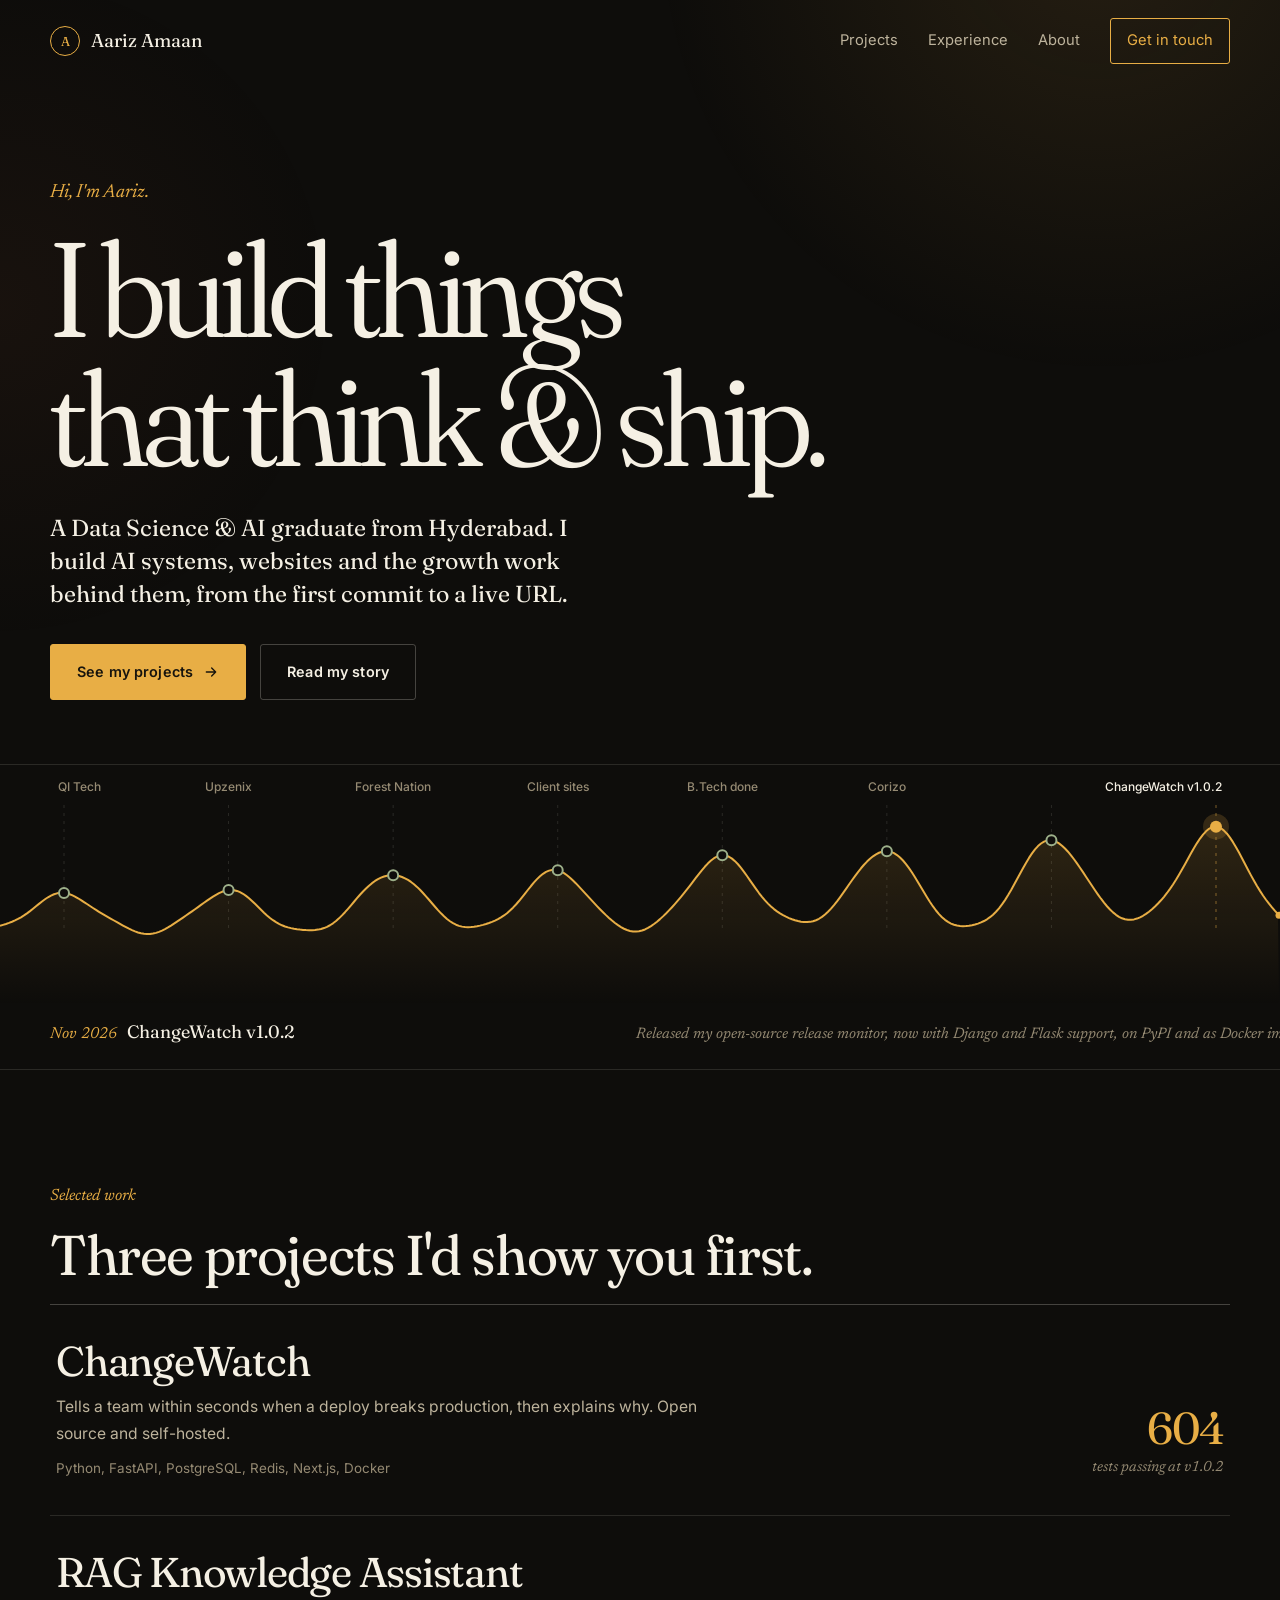
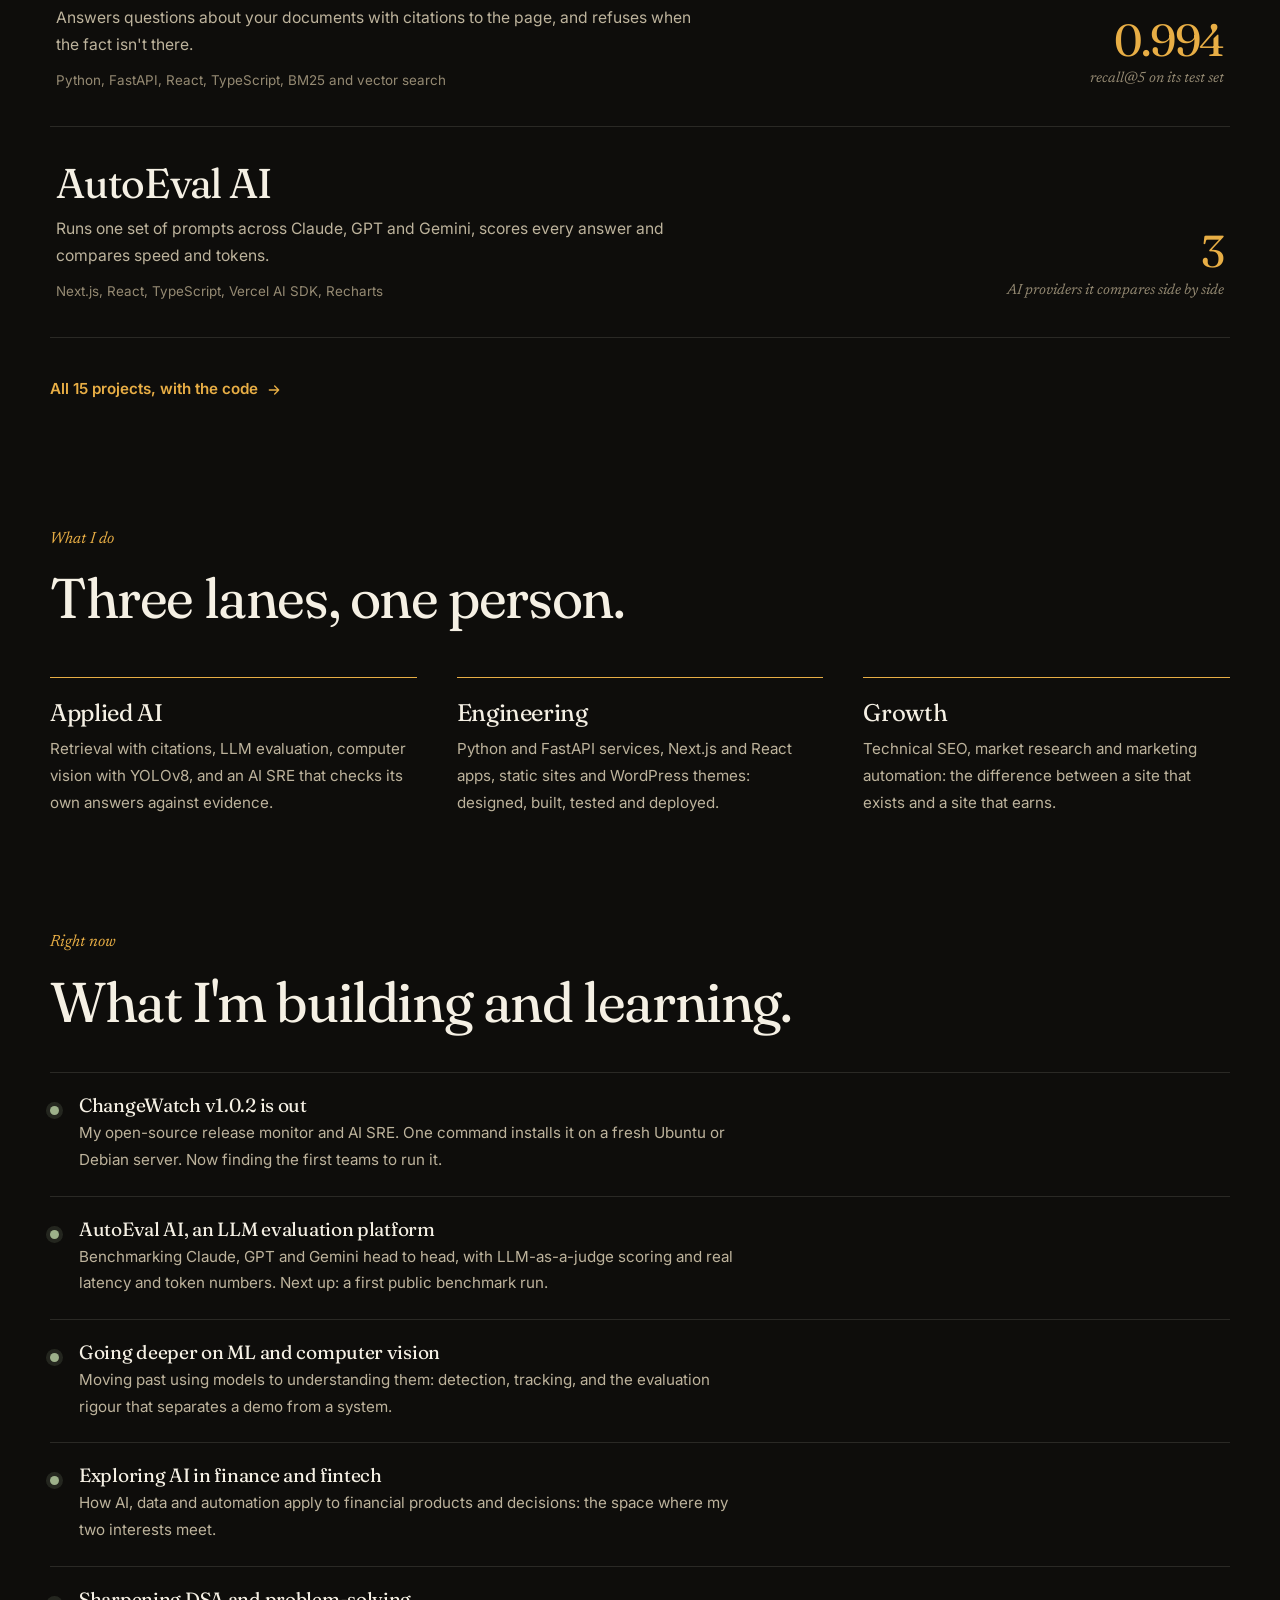
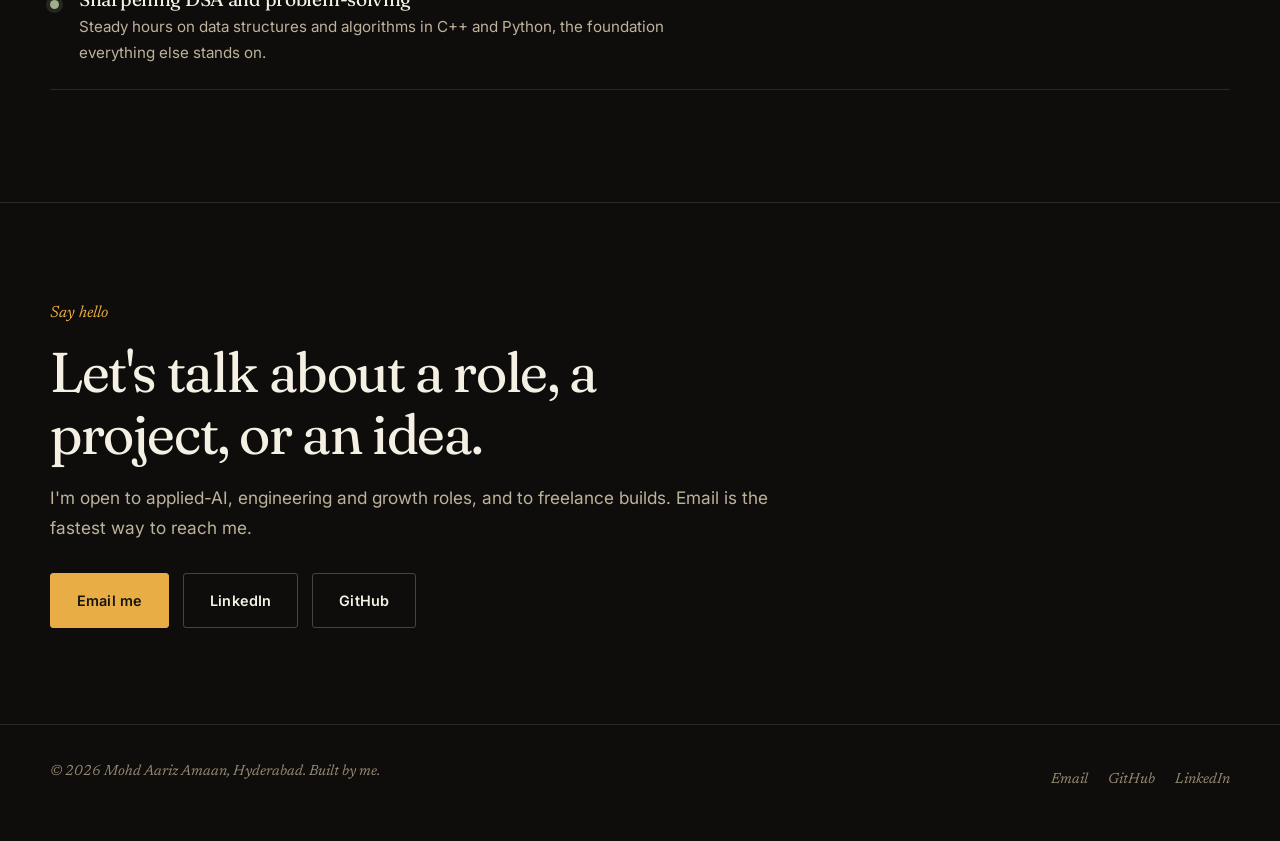
<file: index.html>
<!DOCTYPE html>
<html lang="en">
<head>
<meta charset="UTF-8">
<meta name="viewport" content="width=device-width, initial-scale=1.0">
<title>Mohd Aariz Amaan — Builder, Applied AI &amp; Beyond</title>
<meta name="description" content="I'm Aariz, a Data Science &amp; AI graduate from Hyderabad who builds AI systems, websites and the growth behind them. Projects, experience and how to reach me.">
<meta property="og:title" content="Mohd Aariz Amaan — Builder, Applied AI &amp; Beyond">
<meta property="og:description" content="I'm Aariz, a Data Science &amp; AI graduate from Hyderabad who builds AI systems, websites and the growth behind them. Projects, experience and how to reach me.">
<meta property="og:type" content="website">
<meta property="og:url" content="https://aariz-me.vercel.app/">
<link rel="canonical" href="https://aariz-me.vercel.app/">
<meta name="theme-color" content="#0E0D0B">
<link rel="icon" type="image/svg+xml" href="/favicon.svg">
<link rel="preconnect" href="https://fonts.googleapis.com">
<link rel="preconnect" href="https://fonts.gstatic.com" crossorigin>
<link href="https://fonts.googleapis.com/css2?family=Fraunces:ital,opsz,wght,SOFT@0,9..144,300..700,0..100;1,9..144,300..700,0..100&amp;family=Inter:wght@400;500;600&amp;family=Newsreader:ital,opsz@1,6..72&amp;display=swap" rel="stylesheet">
<link rel="stylesheet" href="/css/styles.css">
</head>
<body>
<a class="skip" href="#main">Skip to content</a>

<header class="hdr" id="hdr">
  <div class="wrap hdr-in">
    <a class="brand" href="/" aria-current="page"><span class="mk" aria-hidden="true">A</span> Aariz Amaan</a>
    <nav class="nav" id="nav" aria-label="Main">
      <a href="/projects">Projects</a>
      <a href="/experience">Experience</a>
      <a href="/about">About</a>
      <a class="nav-cta" href="/about#contact">Get in touch</a>
    </nav>
    <button class="burger" id="burger" aria-label="Menu" aria-expanded="false" aria-controls="nav"><span></span><span></span><span></span></button>
  </div>
</header>

<main id="main">
<section class="hero" aria-labelledby="hero-h">
  <div class="wrap">
    <p class="hi">Hi, I'm Aariz.</p>
    <h1 id="hero-h">I build things<br>that think &amp; ship.</h1>
    <p class="hero-lede">A Data Science &amp; AI graduate from Hyderabad. I build AI systems, websites and the growth work behind them, from the first commit to a live URL.</p>
    <div class="hero-cta">
      <a class="btn btn-fill" href="/projects">See my projects <svg viewBox="0 0 24 24" fill="none" stroke="currentColor" stroke-width="2" stroke-linecap="round" stroke-linejoin="round" aria-hidden="true"><path d="M5 12h14M13 6l6 6-6 6"/></svg></a>
      <a class="btn" href="/about">Read my story</a>
    </div>
  </div>
  <div class="shiplog">
    <canvas tabindex="0" aria-label="Ship log: what I've shipped since 2024. Use the left and right arrow keys to move along it." aria-describedby="ships"></canvas>
    <div class="wrap shiplog-read" aria-live="polite">
      <p class="what"><i></i><b></b></p>
      <p class="how"></p>
    </div>
    <ol class="sr-only" id="ships">
        <li data-when="2024" data-name="QI Tech">Analytics-led SEO internship that lifted organic traffic by 25%.</li>
        <li data-when="2025" data-name="Upzenix">Web development internship: React interfaces, REST APIs and form validation.</li>
        <li data-when="2026" data-name="Forest Nation">Took the site to #1 on Google for “Villa Gated Community Hyderabad” and built a WhatsApp chatbot.</li>
        <li data-when="2026" data-name="Client sites">Thara Infra, Vay Bharat, Mangue Estate, TerraWoods and Ridgeline, live on Vercel.</li>
        <li data-when="2026" data-name="B.Tech done">Graduated in Data Science &amp; AI from ICFAI Tech, Hyderabad.</li>
        <li data-when="Jun 2026" data-name="Corizo">Joined full-time in business operations: lead generation and market setup.</li>
        <li data-when="Sep 2026" data-name="RAG Assistant">Cited answers over documents: 0.994 recall@5 and 632 tests passing.</li>
        <li data-when="Nov 2026" data-name="ChangeWatch v1.0.2">Released my open-source release monitor, now with Django and Flask support, on PyPI and as Docker images.</li>
    </ol>
  </div>
</section>

<section class="sec" aria-labelledby="work-h">
  <div class="wrap">
    <span class="note">Selected work</span>
    <h2 class="h2" id="work-h">Three projects I'd show you first.</h2>
    <div class="feat">
      <a class="feat-row" href="/work/changewatch">
        <div><h3>ChangeWatch</h3><p>Tells a team within seconds when a deploy breaks production, then explains why. Open source and self-hosted.</p><p class="stack">Python, FastAPI, PostgreSQL, Redis, Next.js, Docker</p></div>
        <div class="fig"><b>604</b><span>tests passing at v1.0.2</span></div>
      </a>
      <a class="feat-row" href="/work/rag-assistant">
        <div><h3>RAG Knowledge Assistant</h3><p>Answers questions about your documents with citations to the page, and refuses when the fact isn't there.</p><p class="stack">Python, FastAPI, React, TypeScript, BM25 and vector search</p></div>
        <div class="fig"><b>0.994</b><span>recall@5 on its test set</span></div>
      </a>
      <a class="feat-row" href="/work/autoeval-ai">
        <div><h3>AutoEval AI</h3><p>Runs one set of prompts across Claude, GPT and Gemini, scores every answer and compares speed and tokens.</p><p class="stack">Next.js, React, TypeScript, Vercel AI SDK, Recharts</p></div>
        <div class="fig"><b>3</b><span>AI providers it compares side by side</span></div>
      </a>
    </div>
    <a class="more-link" href="/projects">All 15 projects, with the code <svg viewBox="0 0 24 24" fill="none" stroke="currentColor" stroke-width="2" stroke-linecap="round" stroke-linejoin="round" aria-hidden="true"><path d="M5 12h14M13 6l6 6-6 6"/></svg></a>
  </div>
</section>

<section class="sec" aria-labelledby="do-h">
  <div class="wrap">
    <span class="note">What I do</span>
    <h2 class="h2" id="do-h">Three lanes, one person.</h2>
    <div class="lanes">
      <div class="lane"><h3>Applied AI</h3><p>Retrieval with citations, LLM evaluation, computer vision with YOLOv8, and an AI SRE that checks its own answers against evidence.</p></div>
      <div class="lane"><h3>Engineering</h3><p>Python and FastAPI services, Next.js and React apps, static sites and WordPress themes: designed, built, tested and deployed.</p></div>
      <div class="lane"><h3>Growth</h3><p>Technical SEO, market research and marketing automation: the difference between a site that exists and a site that earns.</p></div>
    </div>
  </div>
</section>

<section class="sec" aria-labelledby="now-h">
  <div class="wrap">
    <span class="note">Right now</span>
    <h2 class="h2" id="now-h">What I'm building and learning.</h2>
    <div class="now-list">
      <div class="now-item"><span class="dot" aria-hidden="true"></span><div><h3>ChangeWatch v1.0.2 is out</h3><p>My open-source release monitor and AI SRE. One command installs it on a fresh Ubuntu or Debian server. Now finding the first teams to run it.</p></div></div>
      <div class="now-item"><span class="dot" aria-hidden="true"></span><div><h3>AutoEval AI, an LLM evaluation platform</h3><p>Benchmarking Claude, GPT and Gemini head to head, with LLM-as-a-judge scoring and real latency and token numbers. Next up: a first public benchmark run.</p></div></div>
      <div class="now-item"><span class="dot" aria-hidden="true"></span><div><h3>Going deeper on ML and computer vision</h3><p>Moving past using models to understanding them: detection, tracking, and the evaluation rigour that separates a demo from a system.</p></div></div>
      <div class="now-item"><span class="dot" aria-hidden="true"></span><div><h3>Exploring AI in finance and fintech</h3><p>How AI, data and automation apply to financial products and decisions: the space where my two interests meet.</p></div></div>
      <div class="now-item"><span class="dot" aria-hidden="true"></span><div><h3>Sharpening DSA and problem-solving</h3><p>Steady hours on data structures and algorithms in C++ and Python, the foundation everything else stands on.</p></div></div>
    </div>
  </div>
</section>

<section class="cta-band">
  <div class="wrap">
    <span class="note">Say hello</span>
    <h2 class="h2">Let's talk about a role, a project, or an idea.</h2>
    <p class="lede">I'm open to applied-AI, engineering and growth roles, and to freelance builds. Email is the fastest way to reach me.</p>
    <div class="contact-links">
      <a class="btn btn-fill" href="mailto:mdaarizamaan195@gmail.com">Email me</a>
      <a class="btn" href="https://linkedin.com/in/aariz-amaan" target="_blank" rel="noopener noreferrer">LinkedIn</a>
      <a class="btn" href="https://github.com/aarizbobbydeol" target="_blank" rel="noopener noreferrer">GitHub</a>
    </div>
  </div>
</section>
</main>

<footer class="ftr">
  <div class="wrap ftr-in">
    <span>&copy; <span id="yr">2026</span> Mohd Aariz Amaan, Hyderabad. Built by me.</span>
    <nav aria-label="Elsewhere">
      <a href="mailto:mdaarizamaan195@gmail.com">Email</a>
      <a href="https://github.com/aarizbobbydeol" target="_blank" rel="noopener noreferrer">GitHub</a>
      <a href="https://linkedin.com/in/aariz-amaan" target="_blank" rel="noopener noreferrer">LinkedIn</a>
    </nav>
  </div>
</footer>
<script src="/js/main.js" defer></script>
</body>
</html>
</file>
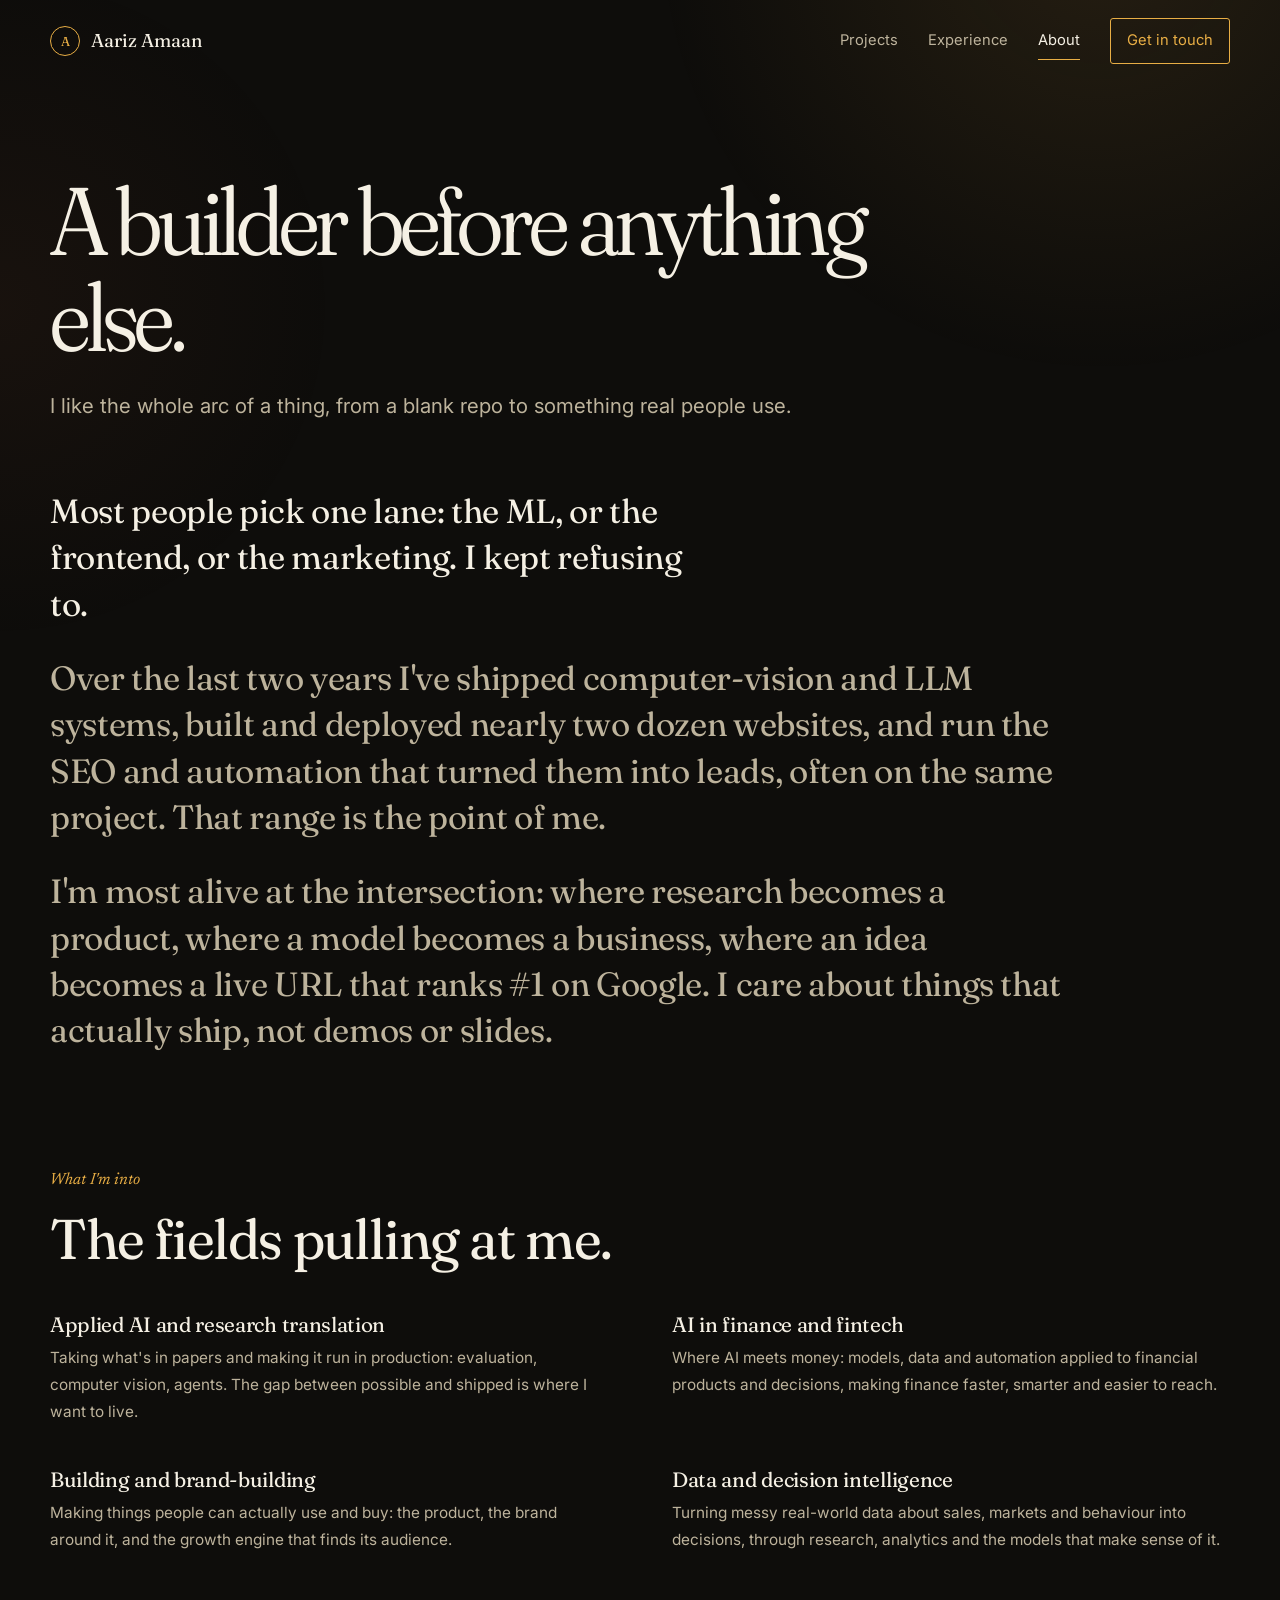
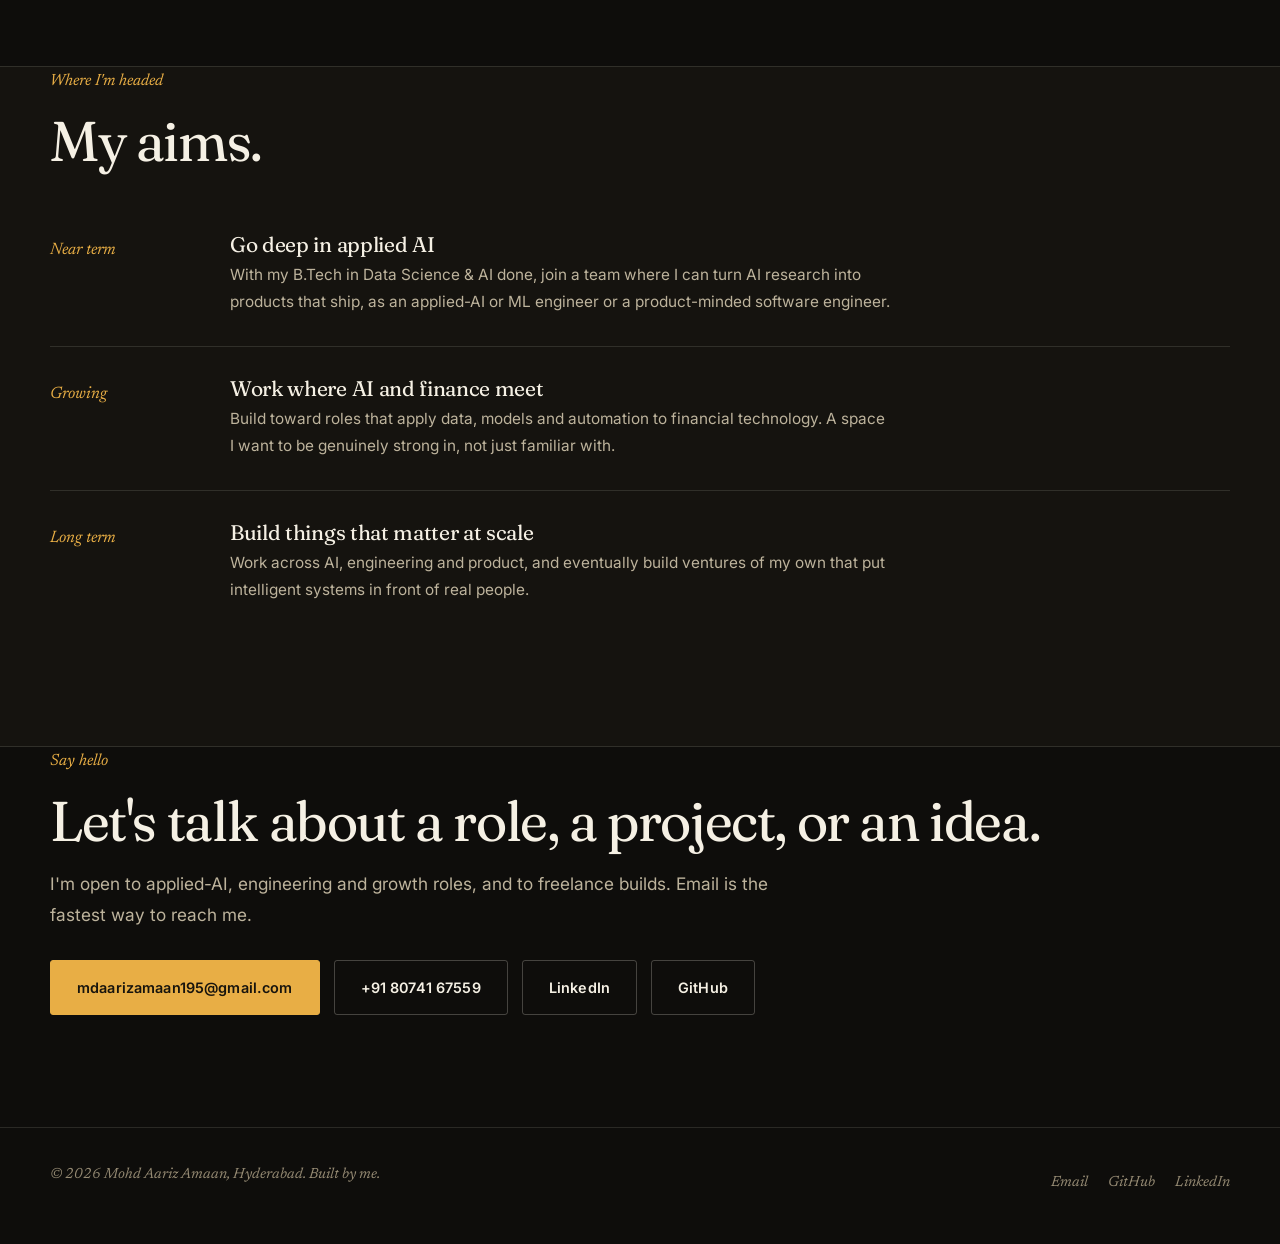
<file: about.html>
<!DOCTYPE html>
<html lang="en">
<head>
<meta charset="UTF-8">
<meta name="viewport" content="width=device-width, initial-scale=1.0">
<title>About — Mohd Aariz Amaan</title>
<meta name="description" content="Who Mohd Aariz Amaan is, what he's into, where he's headed, and how to get in touch.">
<meta property="og:title" content="About — Mohd Aariz Amaan">
<meta property="og:description" content="Who Mohd Aariz Amaan is, what he's into, where he's headed, and how to get in touch.">
<meta property="og:type" content="website">
<meta property="og:url" content="https://aariz-me.vercel.app/about">
<link rel="canonical" href="https://aariz-me.vercel.app/about">
<meta name="theme-color" content="#0E0D0B">
<link rel="icon" type="image/svg+xml" href="/favicon.svg">
<link rel="preconnect" href="https://fonts.googleapis.com">
<link rel="preconnect" href="https://fonts.gstatic.com" crossorigin>
<link href="https://fonts.googleapis.com/css2?family=Fraunces:ital,opsz,wght,SOFT@0,9..144,300..700,0..100;1,9..144,300..700,0..100&amp;family=Inter:wght@400;500;600&amp;family=Newsreader:ital,opsz@1,6..72&amp;display=swap" rel="stylesheet">
<link rel="stylesheet" href="/css/styles.css">
</head>
<body>
<a class="skip" href="#main">Skip to content</a>

<header class="hdr" id="hdr">
  <div class="wrap hdr-in">
    <a class="brand" href="/"><span class="mk" aria-hidden="true">A</span> Aariz Amaan</a>
    <nav class="nav" id="nav" aria-label="Main">
      <a href="/projects">Projects</a>
      <a href="/experience">Experience</a>
      <a href="/about" aria-current="page">About</a>
      <a class="nav-cta" href="/about#contact">Get in touch</a>
    </nav>
    <button class="burger" id="burger" aria-label="Menu" aria-expanded="false" aria-controls="nav"><span></span><span></span><span></span></button>
  </div>
</header>

<main id="main">
<section class="page-head">
  <div class="wrap">
    <h1>A builder before anything else.</h1>
    <p class="lede">I like the whole arc of a thing, from a blank repo to something real people use.</p>
  </div>
</section>

<section class="sec" aria-label="My story" style="padding-top:0;">
  <div class="wrap">
    <p class="big">Most people pick one lane: the ML, or the frontend, or the marketing. I kept refusing to.</p>
    <p class="big quiet">Over the last two years I've shipped computer-vision and LLM systems, built and deployed nearly two dozen websites, and run the SEO and automation that turned them into leads, often on the same project. That range is the point of me.</p>
    <p class="big quiet">I'm most alive at the intersection: where research becomes a product, where a model becomes a business, where an idea becomes a live URL that ranks #1 on Google. I care about things that actually ship, not demos or slides.</p>
  </div>
</section>

<section class="sec" aria-labelledby="int-h">
  <div class="wrap">
    <span class="note">What I'm into</span>
    <h2 class="h2" id="int-h">The fields pulling at me.</h2>
    <div class="int-grid">
      <div class="int"><h3>Applied AI and research translation</h3><p>Taking what's in papers and making it run in production: evaluation, computer vision, agents. The gap between possible and shipped is where I want to live.</p></div>
      <div class="int"><h3>AI in finance and fintech</h3><p>Where AI meets money: models, data and automation applied to financial products and decisions, making finance faster, smarter and easier to reach.</p></div>
      <div class="int"><h3>Building and brand-building</h3><p>Making things people can actually use and buy: the product, the brand around it, and the growth engine that finds its audience.</p></div>
      <div class="int"><h3>Data and decision intelligence</h3><p>Turning messy real-world data about sales, markets and behaviour into decisions, through research, analytics and the models that make sense of it.</p></div>
    </div>
  </div>
</section>

<section class="sec band" aria-labelledby="goals-h">
  <div class="wrap">
    <span class="note">Where I'm headed</span>
    <h2 class="h2" id="goals-h" style="margin-bottom:32px;">My aims.</h2>
    <div class="goal-row" style="border-top:0;"><div class="when">Near term</div><div><h3>Go deep in applied AI</h3><p>With my B.Tech in Data Science &amp; AI done, join a team where I can turn AI research into products that ship, as an applied-AI or ML engineer or a product-minded software engineer.</p></div></div>
    <div class="goal-row"><div class="when">Growing</div><div><h3>Work where AI and finance meet</h3><p>Build toward roles that apply data, models and automation to financial technology. A space I want to be genuinely strong in, not just familiar with.</p></div></div>
    <div class="goal-row"><div class="when">Long term</div><div><h3>Build things that matter at scale</h3><p>Work across AI, engineering and product, and eventually build ventures of my own that put intelligent systems in front of real people.</p></div></div>
  </div>
</section>

<section class="sec" id="contact" aria-labelledby="contact-h">
  <div class="wrap">
    <span class="note">Say hello</span>
    <h2 class="h2" id="contact-h">Let's talk about a role, a project, or an idea.</h2>
    <p class="lede">I'm open to applied-AI, engineering and growth roles, and to freelance builds. Email is the fastest way to reach me.</p>
    <div class="contact-links" style="margin-top:30px;">
      <a class="btn btn-fill" href="mailto:mdaarizamaan195@gmail.com">mdaarizamaan195@gmail.com</a>
      <a class="btn" href="tel:+918074167559">+91 80741 67559</a>
      <a class="btn" href="https://linkedin.com/in/aariz-amaan" target="_blank" rel="noopener noreferrer">LinkedIn</a>
      <a class="btn" href="https://github.com/aarizbobbydeol" target="_blank" rel="noopener noreferrer">GitHub</a>
    </div>
  </div>
</section>
</main>

<footer class="ftr">
  <div class="wrap ftr-in">
    <span>&copy; <span id="yr">2026</span> Mohd Aariz Amaan, Hyderabad. Built by me.</span>
    <nav aria-label="Elsewhere">
      <a href="mailto:mdaarizamaan195@gmail.com">Email</a>
      <a href="https://github.com/aarizbobbydeol" target="_blank" rel="noopener noreferrer">GitHub</a>
      <a href="https://linkedin.com/in/aariz-amaan" target="_blank" rel="noopener noreferrer">LinkedIn</a>
    </nav>
  </div>
</footer>
<script src="/js/main.js" defer></script>
</body>
</html>
</file>
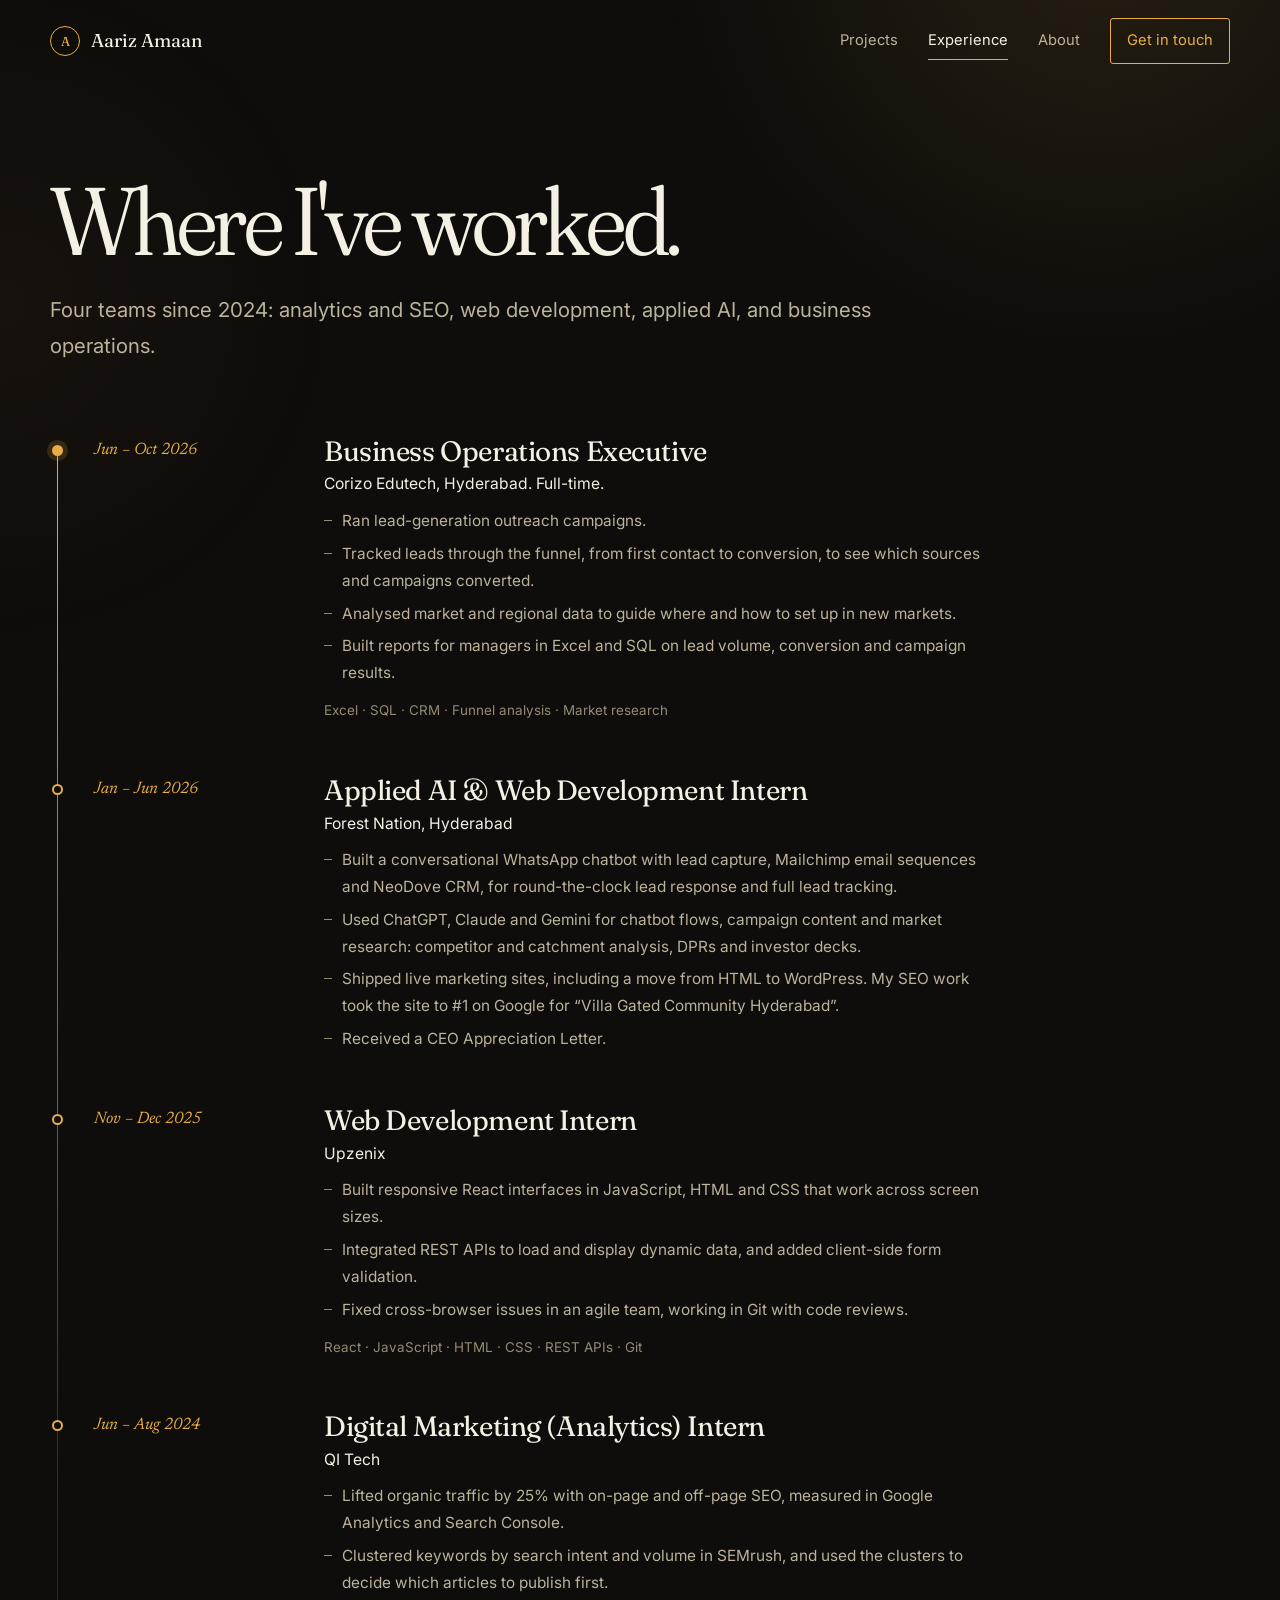
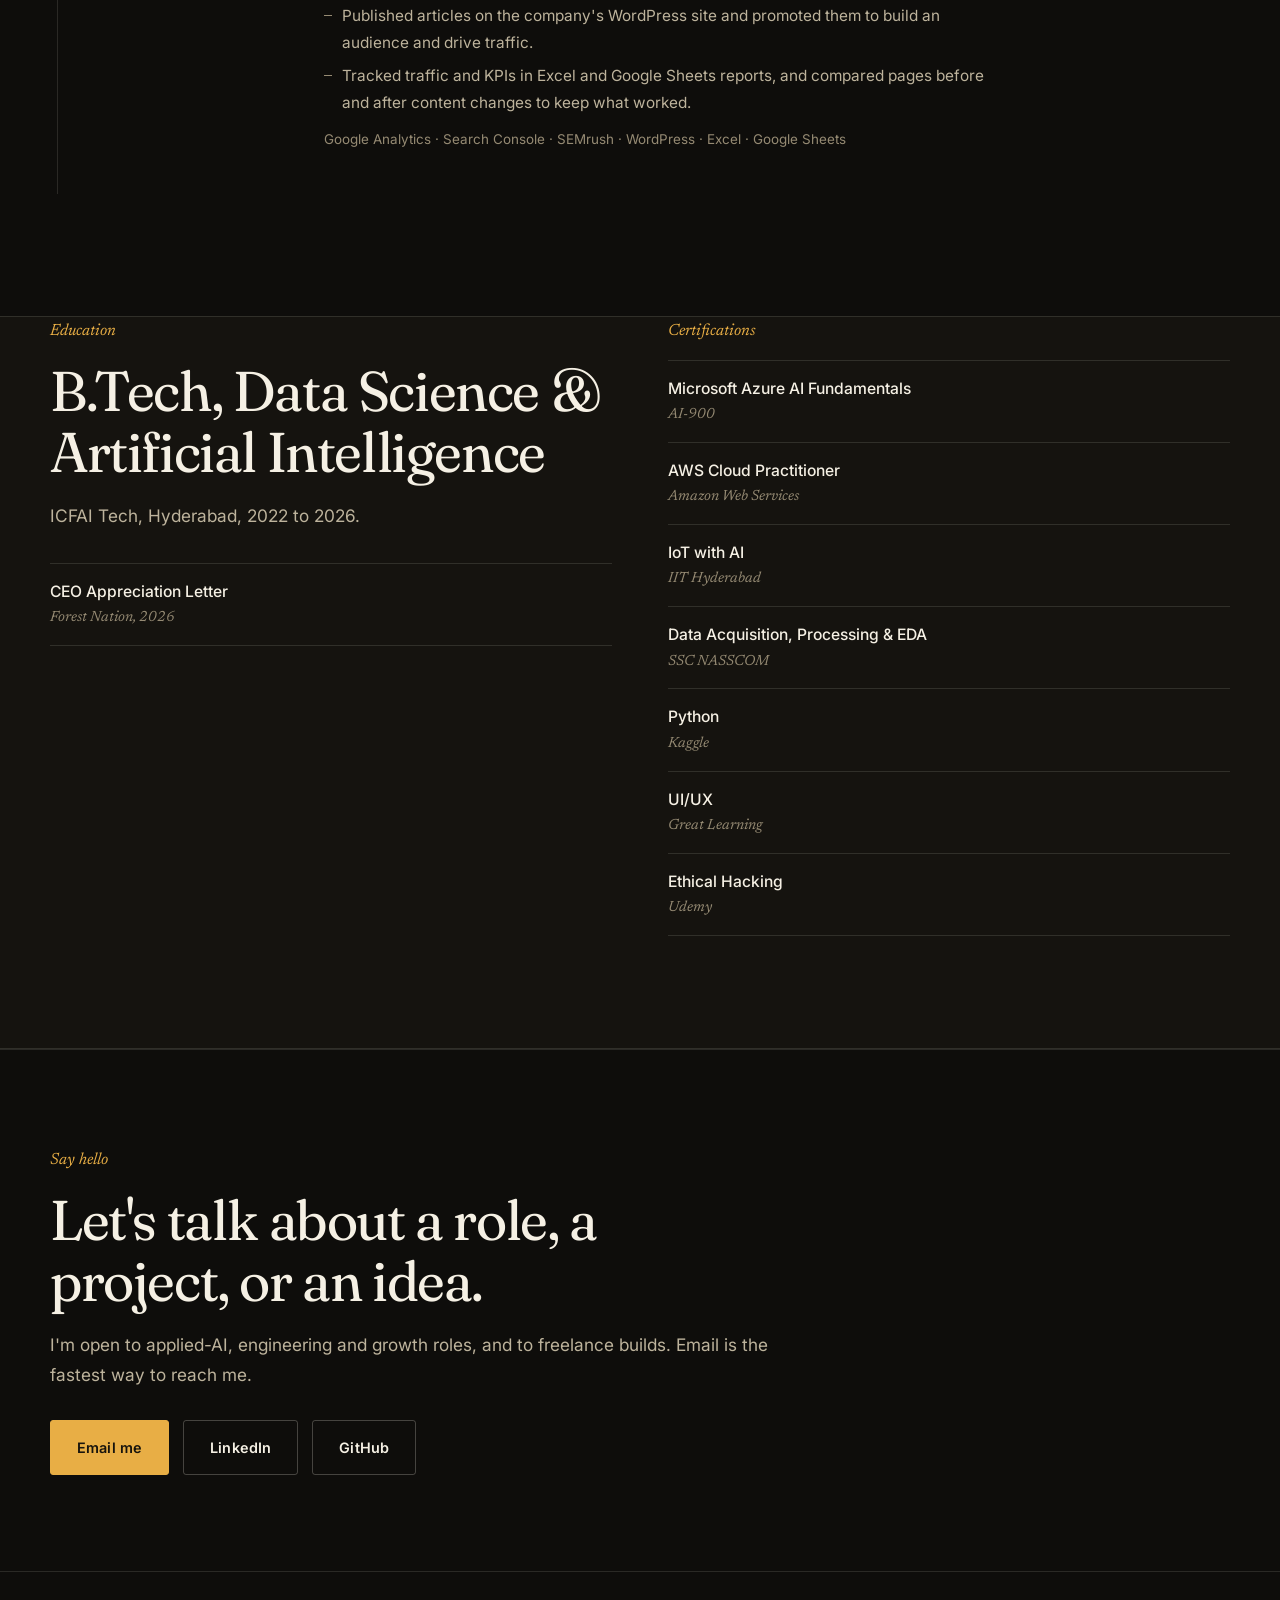
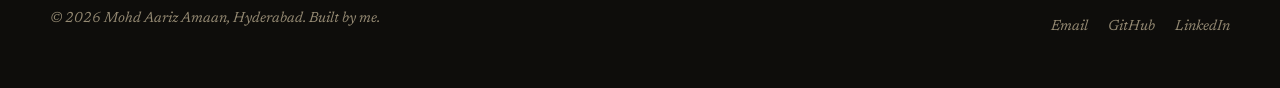
<file: experience.html>
<!DOCTYPE html>
<html lang="en">
<head>
<meta charset="UTF-8">
<meta name="viewport" content="width=device-width, initial-scale=1.0">
<title>Experience — Mohd Aariz Amaan</title>
<meta name="description" content="Where Mohd Aariz Amaan has worked: Corizo Edutech, Forest Nation, Upzenix and QI Tech, plus education and certifications.">
<meta property="og:title" content="Experience — Mohd Aariz Amaan">
<meta property="og:description" content="Where Mohd Aariz Amaan has worked: Corizo Edutech, Forest Nation, Upzenix and QI Tech, plus education and certifications.">
<meta property="og:type" content="website">
<meta property="og:url" content="https://aariz-me.vercel.app/experience">
<link rel="canonical" href="https://aariz-me.vercel.app/experience">
<meta name="theme-color" content="#0E0D0B">
<link rel="icon" type="image/svg+xml" href="/favicon.svg">
<link rel="preconnect" href="https://fonts.googleapis.com">
<link rel="preconnect" href="https://fonts.gstatic.com" crossorigin>
<link href="https://fonts.googleapis.com/css2?family=Fraunces:ital,opsz,wght,SOFT@0,9..144,300..700,0..100;1,9..144,300..700,0..100&amp;family=Inter:wght@400;500;600&amp;family=Newsreader:ital,opsz@1,6..72&amp;display=swap" rel="stylesheet">
<link rel="stylesheet" href="/css/styles.css">
</head>
<body>
<a class="skip" href="#main">Skip to content</a>

<header class="hdr" id="hdr">
  <div class="wrap hdr-in">
    <a class="brand" href="/"><span class="mk" aria-hidden="true">A</span> Aariz Amaan</a>
    <nav class="nav" id="nav" aria-label="Main">
      <a href="/projects">Projects</a>
      <a href="/experience" aria-current="page">Experience</a>
      <a href="/about">About</a>
      <a class="nav-cta" href="/about#contact">Get in touch</a>
    </nav>
    <button class="burger" id="burger" aria-label="Menu" aria-expanded="false" aria-controls="nav"><span></span><span></span><span></span></button>
  </div>
</header>

<main id="main">
<section class="page-head">
  <div class="wrap">
    <h1>Where I've worked.</h1>
    <p class="lede">Four teams since 2024: analytics and SEO, web development, applied AI, and business operations.</p>
  </div>
</section>

<section class="sec" aria-label="Jobs" style="padding-top:0;">
  <div class="wrap">
    <ol class="tl">
      <li class="tl-item">
        <div class="when">Jun – Oct 2026</div>
        <div>
          <h3>Business Operations Executive</h3>
          <span class="org">Corizo Edutech, Hyderabad. Full-time.</span>
          <ul><li>Ran lead-generation outreach campaigns.</li><li>Tracked leads through the funnel, from first contact to conversion, to see which sources and campaigns converted.</li><li>Analysed market and regional data to guide where and how to set up in new markets.</li><li>Built reports for managers in Excel and SQL on lead volume, conversion and campaign results.</li></ul>
          <p class="tools-used">Excel · SQL · CRM · Funnel analysis · Market research</p>
        </div>
      </li>
      <li class="tl-item">
        <div class="when">Jan – Jun 2026</div>
        <div>
          <h3>Applied AI &amp; Web Development Intern</h3>
          <span class="org">Forest Nation, Hyderabad</span>
          <ul><li>Built a conversational WhatsApp chatbot with lead capture, Mailchimp email sequences and NeoDove CRM, for round-the-clock lead response and full lead tracking.</li><li>Used ChatGPT, Claude and Gemini for chatbot flows, campaign content and market research: competitor and catchment analysis, DPRs and investor decks.</li><li>Shipped live marketing sites, including a move from HTML to WordPress. My SEO work took the site to #1 on Google for “Villa Gated Community Hyderabad”.</li><li>Received a CEO Appreciation Letter.</li></ul>
        </div>
      </li>
      <li class="tl-item">
        <div class="when">Nov – Dec 2025</div>
        <div>
          <h3>Web Development Intern</h3>
          <span class="org">Upzenix</span>
          <ul><li>Built responsive React interfaces in JavaScript, HTML and CSS that work across screen sizes.</li><li>Integrated REST APIs to load and display dynamic data, and added client-side form validation.</li><li>Fixed cross-browser issues in an agile team, working in Git with code reviews.</li></ul>
          <p class="tools-used">React · JavaScript · HTML · CSS · REST APIs · Git</p>
        </div>
      </li>
      <li class="tl-item">
        <div class="when">Jun – Aug 2024</div>
        <div>
          <h3>Digital Marketing (Analytics) Intern</h3>
          <span class="org">QI Tech</span>
          <ul><li>Lifted organic traffic by 25% with on-page and off-page SEO, measured in Google Analytics and Search Console.</li><li>Clustered keywords by search intent and volume in SEMrush, and used the clusters to decide which articles to publish first.</li><li>Published articles on the company's WordPress site and promoted them to build an audience and drive traffic.</li><li>Tracked traffic and KPIs in Excel and Google Sheets reports, and compared pages before and after content changes to keep what worked.</li></ul>
          <p class="tools-used">Google Analytics · Search Console · SEMrush · WordPress · Excel · Google Sheets</p>
        </div>
      </li>
    </ol>
  </div>
</section>

<section class="sec band" aria-label="Education and certifications">
  <div class="wrap cols">
    <div>
      <span class="note">Education</span>
      <h2 class="h2">B.Tech, Data Science &amp; Artificial Intelligence</h2>
      <p class="lede">ICFAI Tech, Hyderabad, 2022 to 2026.</p>
      <ul class="plain-list" style="margin-top:32px;">
        <li><b>CEO Appreciation Letter</b><span>Forest Nation, 2026</span></li>
      </ul>
    </div>
    <div>
      <span class="note">Certifications</span>
      <ul class="plain-list">
        <li><b>Microsoft Azure AI Fundamentals</b><span>AI-900</span></li>
        <li><b>AWS Cloud Practitioner</b><span>Amazon Web Services</span></li>
        <li><b>IoT with AI</b><span>IIT Hyderabad</span></li>
        <li><b>Data Acquisition, Processing &amp; EDA</b><span>SSC NASSCOM</span></li>
        <li><b>Python</b><span>Kaggle</span></li>
        <li><b>UI/UX</b><span>Great Learning</span></li>
        <li><b>Ethical Hacking</b><span>Udemy</span></li>
      </ul>
    </div>
  </div>
</section>

<section class="cta-band">
  <div class="wrap">
    <span class="note">Say hello</span>
    <h2 class="h2">Let's talk about a role, a project, or an idea.</h2>
    <p class="lede">I'm open to applied-AI, engineering and growth roles, and to freelance builds. Email is the fastest way to reach me.</p>
    <div class="contact-links">
      <a class="btn btn-fill" href="mailto:mdaarizamaan195@gmail.com">Email me</a>
      <a class="btn" href="https://linkedin.com/in/aariz-amaan" target="_blank" rel="noopener noreferrer">LinkedIn</a>
      <a class="btn" href="https://github.com/aarizbobbydeol" target="_blank" rel="noopener noreferrer">GitHub</a>
    </div>
  </div>
</section>
</main>

<footer class="ftr">
  <div class="wrap ftr-in">
    <span>&copy; <span id="yr">2026</span> Mohd Aariz Amaan, Hyderabad. Built by me.</span>
    <nav aria-label="Elsewhere">
      <a href="mailto:mdaarizamaan195@gmail.com">Email</a>
      <a href="https://github.com/aarizbobbydeol" target="_blank" rel="noopener noreferrer">GitHub</a>
      <a href="https://linkedin.com/in/aariz-amaan" target="_blank" rel="noopener noreferrer">LinkedIn</a>
    </nav>
  </div>
</footer>
<script src="/js/main.js" defer></script>
</body>
</html>
</file>
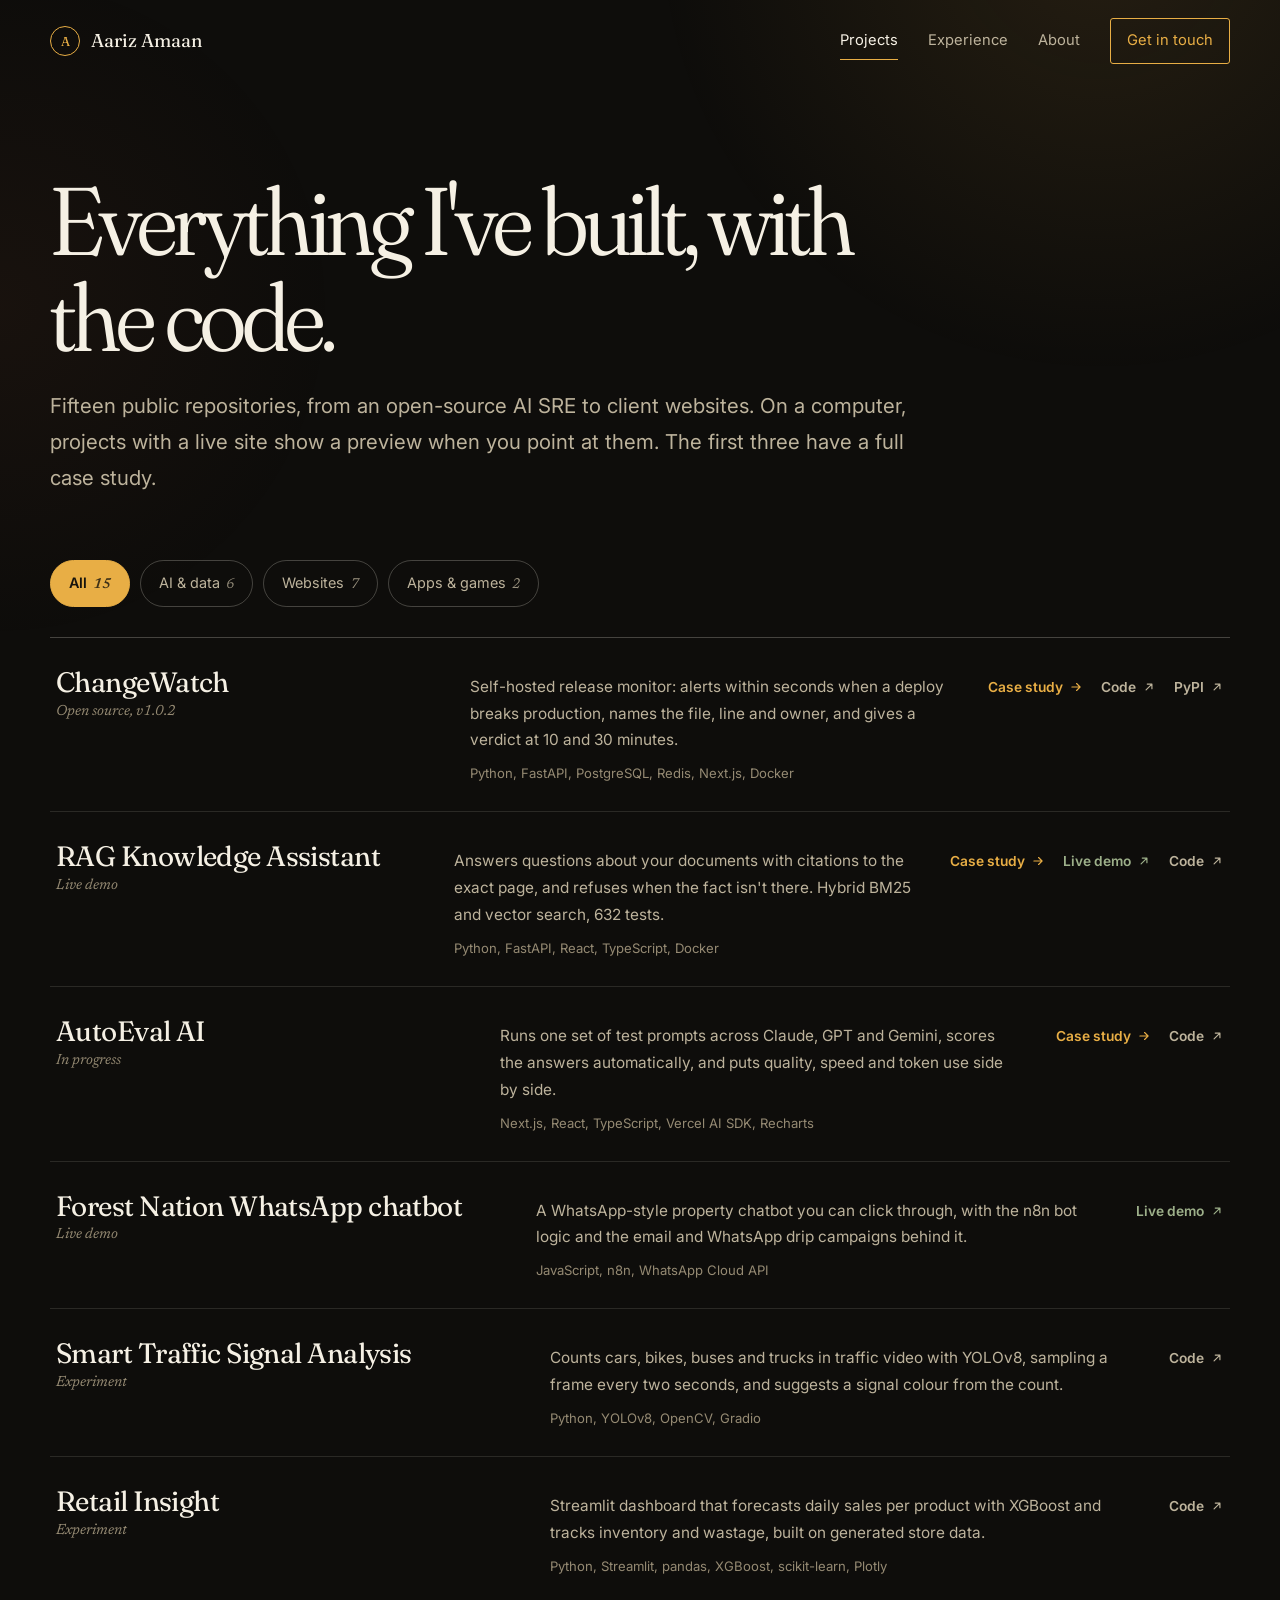
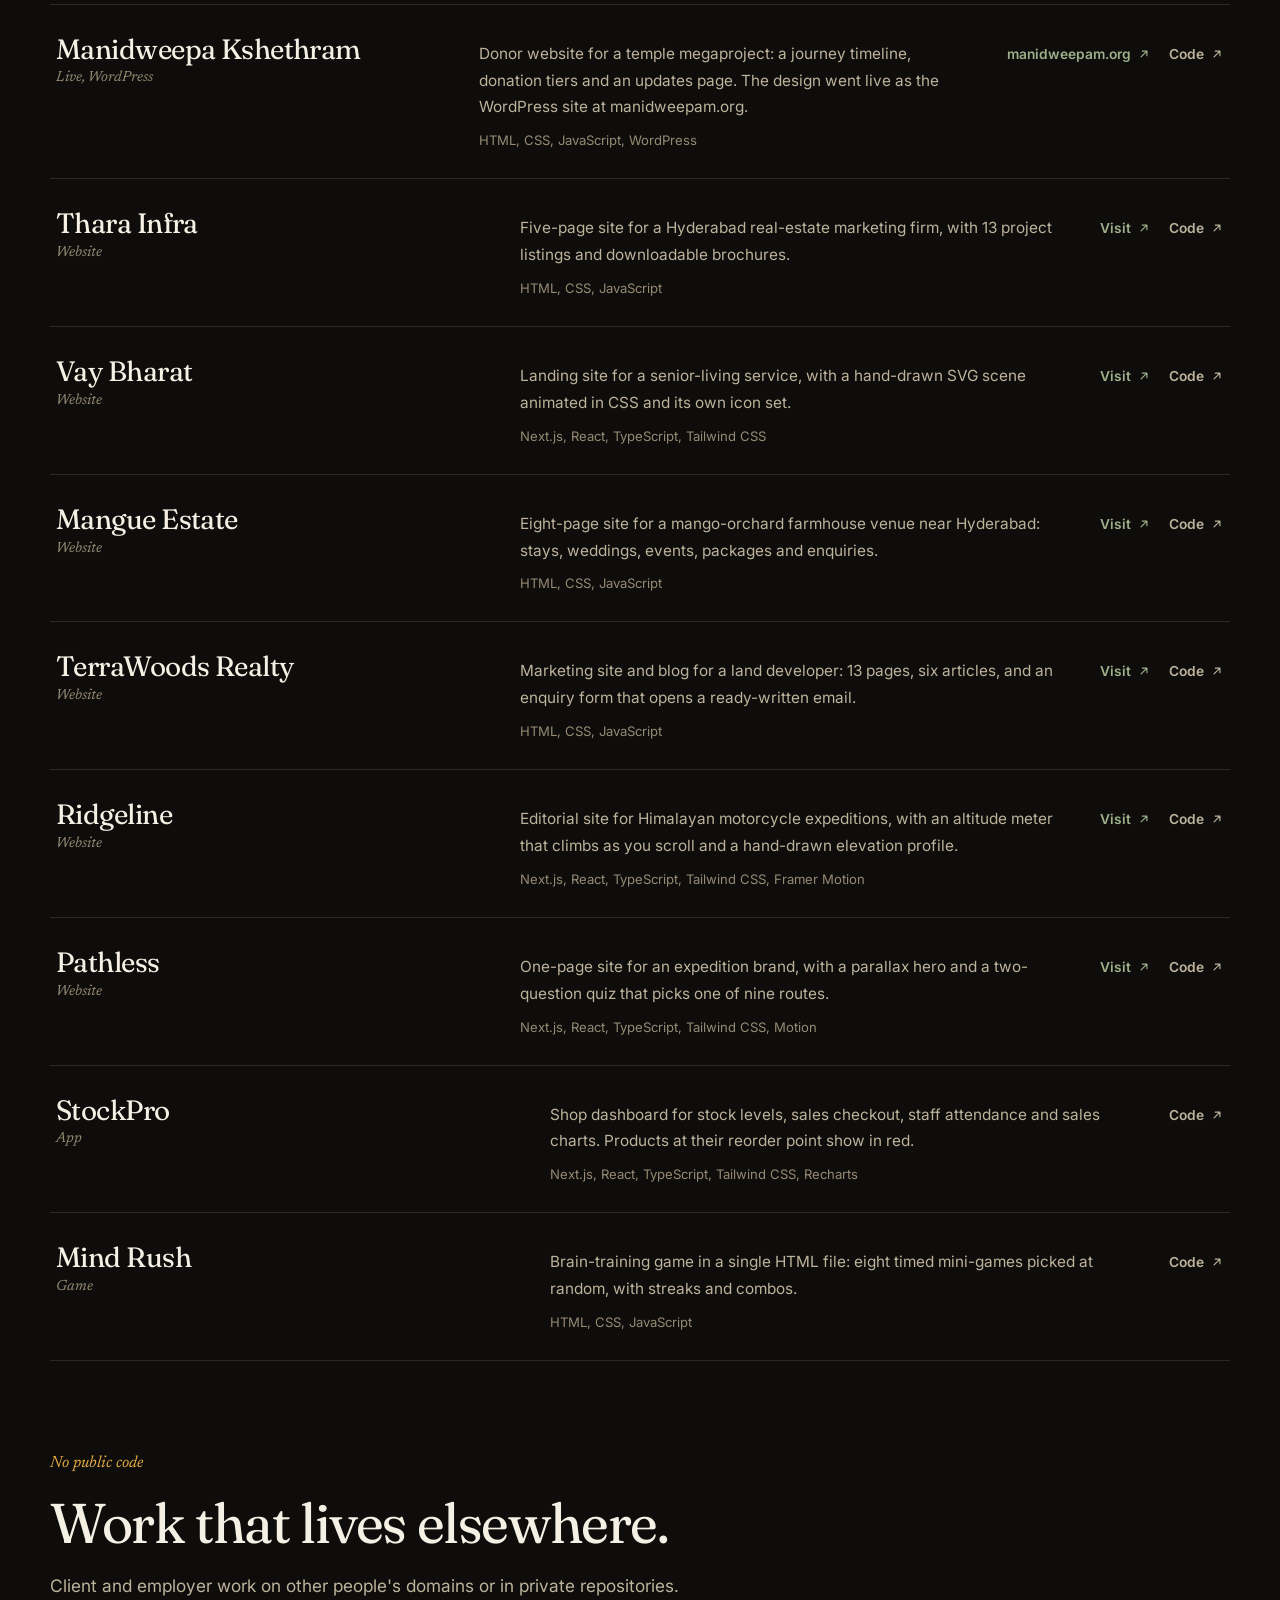
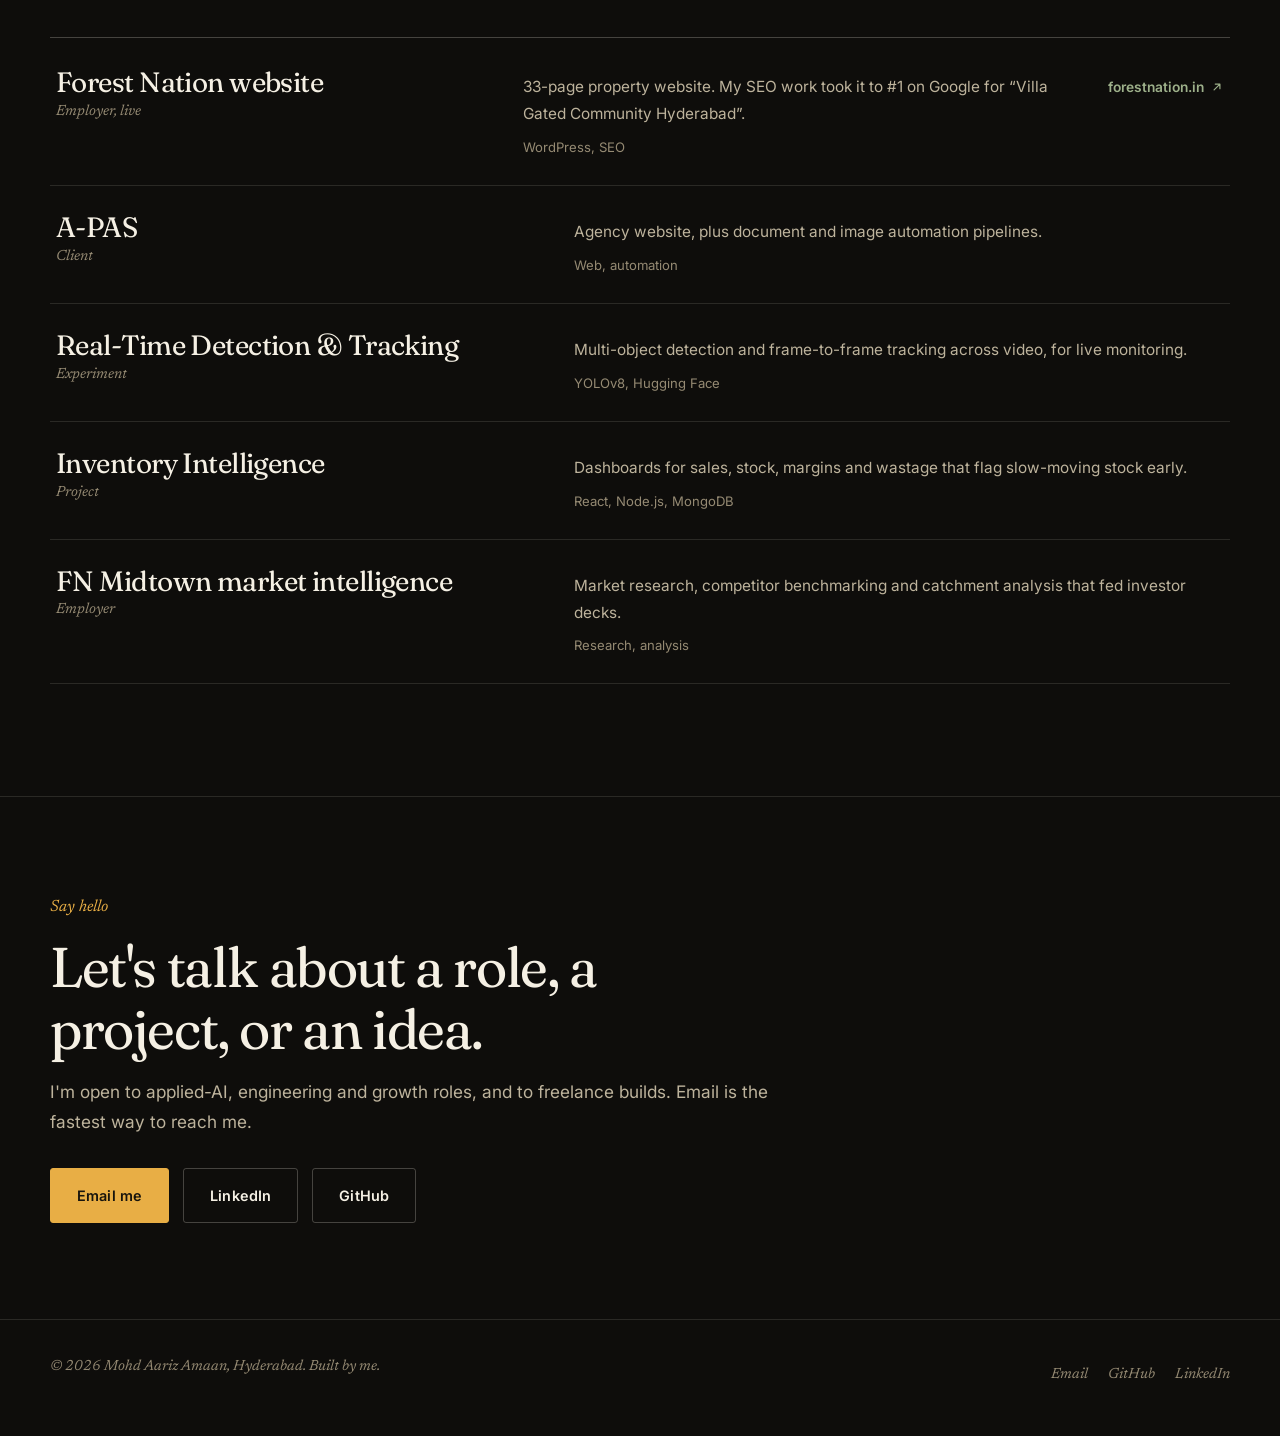
<file: projects.html>
<!DOCTYPE html>
<html lang="en">
<head>
<meta charset="UTF-8">
<meta name="viewport" content="width=device-width, initial-scale=1.0">
<title>Projects — Mohd Aariz Amaan</title>
<meta name="description" content="Fifteen public projects by Mohd Aariz Amaan: ChangeWatch, a RAG assistant, an LLM evaluation platform, client websites and more, each with its code.">
<meta property="og:title" content="Projects — Mohd Aariz Amaan">
<meta property="og:description" content="Fifteen public projects by Mohd Aariz Amaan: ChangeWatch, a RAG assistant, an LLM evaluation platform, client websites and more, each with its code.">
<meta property="og:type" content="website">
<meta property="og:url" content="https://aariz-me.vercel.app/projects">
<link rel="canonical" href="https://aariz-me.vercel.app/projects">
<meta name="theme-color" content="#0E0D0B">
<link rel="icon" type="image/svg+xml" href="/favicon.svg">
<link rel="preconnect" href="https://fonts.googleapis.com">
<link rel="preconnect" href="https://fonts.gstatic.com" crossorigin>
<link href="https://fonts.googleapis.com/css2?family=Fraunces:ital,opsz,wght,SOFT@0,9..144,300..700,0..100;1,9..144,300..700,0..100&amp;family=Inter:wght@400;500;600&amp;family=Newsreader:ital,opsz@1,6..72&amp;display=swap" rel="stylesheet">
<link rel="stylesheet" href="/css/styles.css">
</head>
<body>
<a class="skip" href="#main">Skip to content</a>

<header class="hdr" id="hdr">
  <div class="wrap hdr-in">
    <a class="brand" href="/"><span class="mk" aria-hidden="true">A</span> Aariz Amaan</a>
    <nav class="nav" id="nav" aria-label="Main">
      <a href="/projects" aria-current="page">Projects</a>
      <a href="/experience">Experience</a>
      <a href="/about">About</a>
      <a class="nav-cta" href="/about#contact">Get in touch</a>
    </nav>
    <button class="burger" id="burger" aria-label="Menu" aria-expanded="false" aria-controls="nav"><span></span><span></span><span></span></button>
  </div>
</header>

<main id="main">
<section class="page-head">
  <div class="wrap">
    <h1>Everything I've built, with the code.</h1>
    <p class="lede">Fifteen public repositories, from an open-source AI SRE to client websites. On a computer, projects with a live site show a preview when you point at them. The first three have a full case study.</p>
  </div>
</section>

<section class="sec" id="projects" aria-label="Projects" style="padding-top:0;">
  <div class="wrap">
    <div class="filters" role="group" aria-label="Show projects">
      <button type="button" data-filter="all" aria-pressed="true">All<span class="n"></span></button>
      <button type="button" data-filter="ai" aria-pressed="false">AI &amp; data<span class="n"></span></button>
      <button type="button" data-filter="web" aria-pressed="false">Websites<span class="n"></span></button>
      <button type="button" data-filter="app" aria-pressed="false">Apps &amp; games<span class="n"></span></button>
    </div>
    <p class="sr-only" id="filter-status" aria-live="polite"></p>
    <div class="proj-list">
      <article class="proj" data-cat="ai">
        <h3>ChangeWatch<small>Open source, v1.0.2</small></h3>
        <div><p class="desc">Self-hosted release monitor: alerts within seconds when a deploy breaks production, names the file, line and owner, and gives a verdict at 10 and 30 minutes.</p><p class="stack">Python, FastAPI, PostgreSQL, Redis, Next.js, Docker</p></div>
        <div class="links"><a class="case" href="/work/changewatch">Case study <svg viewBox="0 0 24 24" fill="none" stroke="currentColor" stroke-width="2" stroke-linecap="round" stroke-linejoin="round" aria-hidden="true"><path d="M5 12h14M13 6l6 6-6 6"/></svg></a><a href="https://github.com/aarizbobbydeol/changewatch" target="_blank" rel="noopener noreferrer">Code <svg viewBox="0 0 24 24" fill="none" stroke="currentColor" stroke-width="2" stroke-linecap="round" stroke-linejoin="round" aria-hidden="true"><path d="M7 17L17 7M9 7h8v8"/></svg></a><a href="https://pypi.org/project/changewatcher/" target="_blank" rel="noopener noreferrer">PyPI <svg viewBox="0 0 24 24" fill="none" stroke="currentColor" stroke-width="2" stroke-linecap="round" stroke-linejoin="round" aria-hidden="true"><path d="M7 17L17 7M9 7h8v8"/></svg></a></div>
      </article>
      <article class="proj" data-cat="ai" data-shot="/img/shots/rag-assistant.jpg">
        <h3>RAG Knowledge Assistant<small>Live demo</small></h3>
        <div><p class="desc">Answers questions about your documents with citations to the exact page, and refuses when the fact isn't there. Hybrid BM25 and vector search, 632 tests.</p><p class="stack">Python, FastAPI, React, TypeScript, Docker</p></div>
        <div class="links"><a class="case" href="/work/rag-assistant">Case study <svg viewBox="0 0 24 24" fill="none" stroke="currentColor" stroke-width="2" stroke-linecap="round" stroke-linejoin="round" aria-hidden="true"><path d="M5 12h14M13 6l6 6-6 6"/></svg></a><a class="live" href="https://rag-assistant-ezje.onrender.com" target="_blank" rel="noopener noreferrer">Live demo <svg viewBox="0 0 24 24" fill="none" stroke="currentColor" stroke-width="2" stroke-linecap="round" stroke-linejoin="round" aria-hidden="true"><path d="M7 17L17 7M9 7h8v8"/></svg></a><a href="https://github.com/aarizbobbydeol/rag-assistant" target="_blank" rel="noopener noreferrer">Code <svg viewBox="0 0 24 24" fill="none" stroke="currentColor" stroke-width="2" stroke-linecap="round" stroke-linejoin="round" aria-hidden="true"><path d="M7 17L17 7M9 7h8v8"/></svg></a></div>
      </article>
      <article class="proj" data-cat="ai">
        <h3>AutoEval AI<small>In progress</small></h3>
        <div><p class="desc">Runs one set of test prompts across Claude, GPT and Gemini, scores the answers automatically, and puts quality, speed and token use side by side.</p><p class="stack">Next.js, React, TypeScript, Vercel AI SDK, Recharts</p></div>
        <div class="links"><a class="case" href="/work/autoeval-ai">Case study <svg viewBox="0 0 24 24" fill="none" stroke="currentColor" stroke-width="2" stroke-linecap="round" stroke-linejoin="round" aria-hidden="true"><path d="M5 12h14M13 6l6 6-6 6"/></svg></a><a href="https://github.com/aarizbobbydeol/autoeval-ai" target="_blank" rel="noopener noreferrer">Code <svg viewBox="0 0 24 24" fill="none" stroke="currentColor" stroke-width="2" stroke-linecap="round" stroke-linejoin="round" aria-hidden="true"><path d="M7 17L17 7M9 7h8v8"/></svg></a></div>
      </article>
      <article class="proj" data-cat="ai" data-shot="/img/shots/forest-nation-demo.jpg">
        <h3>Forest Nation WhatsApp chatbot<small>Live demo</small></h3>
        <div><p class="desc">A WhatsApp-style property chatbot you can click through, with the n8n bot logic and the email and WhatsApp drip campaigns behind it.</p><p class="stack">JavaScript, n8n, WhatsApp Cloud API</p></div>
        <div class="links"><a class="live" href="https://forest-nation-demo.vercel.app" target="_blank" rel="noopener noreferrer">Live demo <svg viewBox="0 0 24 24" fill="none" stroke="currentColor" stroke-width="2" stroke-linecap="round" stroke-linejoin="round" aria-hidden="true"><path d="M7 17L17 7M9 7h8v8"/></svg></a></div>
      </article>
      <article class="proj" data-cat="ai">
        <h3>Smart Traffic Signal Analysis<small>Experiment</small></h3>
        <div><p class="desc">Counts cars, bikes, buses and trucks in traffic video with YOLOv8, sampling a frame every two seconds, and suggests a signal colour from the count.</p><p class="stack">Python, YOLOv8, OpenCV, Gradio</p></div>
        <div class="links"><a href="https://github.com/aarizbobbydeol/smart-traffic-management" target="_blank" rel="noopener noreferrer">Code <svg viewBox="0 0 24 24" fill="none" stroke="currentColor" stroke-width="2" stroke-linecap="round" stroke-linejoin="round" aria-hidden="true"><path d="M7 17L17 7M9 7h8v8"/></svg></a></div>
      </article>
      <article class="proj" data-cat="ai">
        <h3>Retail Insight<small>Experiment</small></h3>
        <div><p class="desc">Streamlit dashboard that forecasts daily sales per product with XGBoost and tracks inventory and wastage, built on generated store data.</p><p class="stack">Python, Streamlit, pandas, XGBoost, scikit-learn, Plotly</p></div>
        <div class="links"><a href="https://github.com/aarizbobbydeol/invecto" target="_blank" rel="noopener noreferrer">Code <svg viewBox="0 0 24 24" fill="none" stroke="currentColor" stroke-width="2" stroke-linecap="round" stroke-linejoin="round" aria-hidden="true"><path d="M7 17L17 7M9 7h8v8"/></svg></a></div>
      </article>
      <article class="proj" data-cat="web" data-shot="/img/shots/manidweepa-kshethram.jpg">
        <h3>Manidweepa Kshethram<small>Live, WordPress</small></h3>
        <div><p class="desc">Donor website for a temple megaproject: a journey timeline, donation tiers and an updates page. The design went live as the WordPress site at manidweepam.org.</p><p class="stack">HTML, CSS, JavaScript, WordPress</p></div>
        <div class="links"><a class="live" href="https://manidweepam.org" target="_blank" rel="noopener noreferrer">manidweepam.org <svg viewBox="0 0 24 24" fill="none" stroke="currentColor" stroke-width="2" stroke-linecap="round" stroke-linejoin="round" aria-hidden="true"><path d="M7 17L17 7M9 7h8v8"/></svg></a><a href="https://github.com/aarizbobbydeol/manidweepa-kshethram" target="_blank" rel="noopener noreferrer">Code <svg viewBox="0 0 24 24" fill="none" stroke="currentColor" stroke-width="2" stroke-linecap="round" stroke-linejoin="round" aria-hidden="true"><path d="M7 17L17 7M9 7h8v8"/></svg></a></div>
      </article>
      <article class="proj" data-cat="web" data-shot="/img/shots/thara-infra.jpg">
        <h3>Thara Infra<small>Website</small></h3>
        <div><p class="desc">Five-page site for a Hyderabad real-estate marketing firm, with 13 project listings and downloadable brochures.</p><p class="stack">HTML, CSS, JavaScript</p></div>
        <div class="links"><a class="live" href="https://thara-infra-psi.vercel.app" target="_blank" rel="noopener noreferrer">Visit <svg viewBox="0 0 24 24" fill="none" stroke="currentColor" stroke-width="2" stroke-linecap="round" stroke-linejoin="round" aria-hidden="true"><path d="M7 17L17 7M9 7h8v8"/></svg></a><a href="https://github.com/aarizbobbydeol/thara-infra" target="_blank" rel="noopener noreferrer">Code <svg viewBox="0 0 24 24" fill="none" stroke="currentColor" stroke-width="2" stroke-linecap="round" stroke-linejoin="round" aria-hidden="true"><path d="M7 17L17 7M9 7h8v8"/></svg></a></div>
      </article>
      <article class="proj" data-cat="web" data-shot="/img/shots/vay-bharat.jpg">
        <h3>Vay Bharat<small>Website</small></h3>
        <div><p class="desc">Landing site for a senior-living service, with a hand-drawn SVG scene animated in CSS and its own icon set.</p><p class="stack">Next.js, React, TypeScript, Tailwind CSS</p></div>
        <div class="links"><a class="live" href="https://vay-bharat.vercel.app" target="_blank" rel="noopener noreferrer">Visit <svg viewBox="0 0 24 24" fill="none" stroke="currentColor" stroke-width="2" stroke-linecap="round" stroke-linejoin="round" aria-hidden="true"><path d="M7 17L17 7M9 7h8v8"/></svg></a><a href="https://github.com/aarizbobbydeol/vay-bharat" target="_blank" rel="noopener noreferrer">Code <svg viewBox="0 0 24 24" fill="none" stroke="currentColor" stroke-width="2" stroke-linecap="round" stroke-linejoin="round" aria-hidden="true"><path d="M7 17L17 7M9 7h8v8"/></svg></a></div>
      </article>
      <article class="proj" data-cat="web" data-shot="/img/shots/mangue-estate.jpg">
        <h3>Mangue Estate<small>Website</small></h3>
        <div><p class="desc">Eight-page site for a mango-orchard farmhouse venue near Hyderabad: stays, weddings, events, packages and enquiries.</p><p class="stack">HTML, CSS, JavaScript</p></div>
        <div class="links"><a class="live" href="https://mangue-estate-final.vercel.app" target="_blank" rel="noopener noreferrer">Visit <svg viewBox="0 0 24 24" fill="none" stroke="currentColor" stroke-width="2" stroke-linecap="round" stroke-linejoin="round" aria-hidden="true"><path d="M7 17L17 7M9 7h8v8"/></svg></a><a href="https://github.com/aarizbobbydeol/mangue-estate" target="_blank" rel="noopener noreferrer">Code <svg viewBox="0 0 24 24" fill="none" stroke="currentColor" stroke-width="2" stroke-linecap="round" stroke-linejoin="round" aria-hidden="true"><path d="M7 17L17 7M9 7h8v8"/></svg></a></div>
      </article>
      <article class="proj" data-cat="web" data-shot="/img/shots/terrawoods-realty.jpg">
        <h3>TerraWoods Realty<small>Website</small></h3>
        <div><p class="desc">Marketing site and blog for a land developer: 13 pages, six articles, and an enquiry form that opens a ready-written email.</p><p class="stack">HTML, CSS, JavaScript</p></div>
        <div class="links"><a class="live" href="https://site-seven-phi-64.vercel.app" target="_blank" rel="noopener noreferrer">Visit <svg viewBox="0 0 24 24" fill="none" stroke="currentColor" stroke-width="2" stroke-linecap="round" stroke-linejoin="round" aria-hidden="true"><path d="M7 17L17 7M9 7h8v8"/></svg></a><a href="https://github.com/aarizbobbydeol/terrawoods-realty" target="_blank" rel="noopener noreferrer">Code <svg viewBox="0 0 24 24" fill="none" stroke="currentColor" stroke-width="2" stroke-linecap="round" stroke-linejoin="round" aria-hidden="true"><path d="M7 17L17 7M9 7h8v8"/></svg></a></div>
      </article>
      <article class="proj" data-cat="web" data-shot="/img/shots/ridgeline.jpg">
        <h3>Ridgeline<small>Website</small></h3>
        <div><p class="desc">Editorial site for Himalayan motorcycle expeditions, with an altitude meter that climbs as you scroll and a hand-drawn elevation profile.</p><p class="stack">Next.js, React, TypeScript, Tailwind CSS, Framer Motion</p></div>
        <div class="links"><a class="live" href="https://ridgeline-alpha.vercel.app" target="_blank" rel="noopener noreferrer">Visit <svg viewBox="0 0 24 24" fill="none" stroke="currentColor" stroke-width="2" stroke-linecap="round" stroke-linejoin="round" aria-hidden="true"><path d="M7 17L17 7M9 7h8v8"/></svg></a><a href="https://github.com/aarizbobbydeol/ridgeline" target="_blank" rel="noopener noreferrer">Code <svg viewBox="0 0 24 24" fill="none" stroke="currentColor" stroke-width="2" stroke-linecap="round" stroke-linejoin="round" aria-hidden="true"><path d="M7 17L17 7M9 7h8v8"/></svg></a></div>
      </article>
      <article class="proj" data-cat="web">
        <h3>Pathless<small>Website</small></h3>
        <div><p class="desc">One-page site for an expedition brand, with a parallax hero and a two-question quiz that picks one of nine routes.</p><p class="stack">Next.js, React, TypeScript, Tailwind CSS, Motion</p></div>
        <div class="links"><a class="live" href="https://pathless-theta.vercel.app" target="_blank" rel="noopener noreferrer">Visit <svg viewBox="0 0 24 24" fill="none" stroke="currentColor" stroke-width="2" stroke-linecap="round" stroke-linejoin="round" aria-hidden="true"><path d="M7 17L17 7M9 7h8v8"/></svg></a><a href="https://github.com/aarizbobbydeol/pathless" target="_blank" rel="noopener noreferrer">Code <svg viewBox="0 0 24 24" fill="none" stroke="currentColor" stroke-width="2" stroke-linecap="round" stroke-linejoin="round" aria-hidden="true"><path d="M7 17L17 7M9 7h8v8"/></svg></a></div>
      </article>
      <article class="proj" data-cat="app">
        <h3>StockPro<small>App</small></h3>
        <div><p class="desc">Shop dashboard for stock levels, sales checkout, staff attendance and sales charts. Products at their reorder point show in red.</p><p class="stack">Next.js, React, TypeScript, Tailwind CSS, Recharts</p></div>
        <div class="links"><a href="https://github.com/aarizbobbydeol/Stock-Management" target="_blank" rel="noopener noreferrer">Code <svg viewBox="0 0 24 24" fill="none" stroke="currentColor" stroke-width="2" stroke-linecap="round" stroke-linejoin="round" aria-hidden="true"><path d="M7 17L17 7M9 7h8v8"/></svg></a></div>
      </article>
      <article class="proj" data-cat="app">
        <h3>Mind Rush<small>Game</small></h3>
        <div><p class="desc">Brain-training game in a single HTML file: eight timed mini-games picked at random, with streaks and combos.</p><p class="stack">HTML, CSS, JavaScript</p></div>
        <div class="links"><a href="https://github.com/aarizbobbydeol/mind-rush" target="_blank" rel="noopener noreferrer">Code <svg viewBox="0 0 24 24" fill="none" stroke="currentColor" stroke-width="2" stroke-linecap="round" stroke-linejoin="round" aria-hidden="true"><path d="M7 17L17 7M9 7h8v8"/></svg></a></div>
      </article>
    </div>

    <div class="other">
      <span class="note">No public code</span>
      <h2 class="h2">Work that lives elsewhere.</h2>
      <p class="lede" style="margin-bottom:36px;">Client and employer work on other people's domains or in private repositories.</p>
      <div class="proj-list">
      <article class="proj">
        <h3>Forest Nation website<small>Employer, live</small></h3>
        <div><p class="desc">33-page property website. My SEO work took it to #1 on Google for “Villa Gated Community Hyderabad”.</p><p class="stack">WordPress, SEO</p></div>
        <div class="links"><a class="live" href="https://forestnation.in" target="_blank" rel="noopener noreferrer">forestnation.in <svg viewBox="0 0 24 24" fill="none" stroke="currentColor" stroke-width="2" stroke-linecap="round" stroke-linejoin="round" aria-hidden="true"><path d="M7 17L17 7M9 7h8v8"/></svg></a></div>
      </article>
      <article class="proj">
        <h3>A-PAS<small>Client</small></h3>
        <div><p class="desc">Agency website, plus document and image automation pipelines.</p><p class="stack">Web, automation</p></div>
        <div class="links"></div>
      </article>
      <article class="proj">
        <h3>Real-Time Detection &amp; Tracking<small>Experiment</small></h3>
        <div><p class="desc">Multi-object detection and frame-to-frame tracking across video, for live monitoring.</p><p class="stack">YOLOv8, Hugging Face</p></div>
        <div class="links"></div>
      </article>
      <article class="proj">
        <h3>Inventory Intelligence<small>Project</small></h3>
        <div><p class="desc">Dashboards for sales, stock, margins and wastage that flag slow-moving stock early.</p><p class="stack">React, Node.js, MongoDB</p></div>
        <div class="links"></div>
      </article>
      <article class="proj">
        <h3>FN Midtown market intelligence<small>Employer</small></h3>
        <div><p class="desc">Market research, competitor benchmarking and catchment analysis that fed investor decks.</p><p class="stack">Research, analysis</p></div>
        <div class="links"></div>
      </article>
      </div>
    </div>
  </div>
</section>

<div class="peek" aria-hidden="true"><img alt="" width="800" height="500" decoding="async"></div>

<section class="cta-band">
  <div class="wrap">
    <span class="note">Say hello</span>
    <h2 class="h2">Let's talk about a role, a project, or an idea.</h2>
    <p class="lede">I'm open to applied-AI, engineering and growth roles, and to freelance builds. Email is the fastest way to reach me.</p>
    <div class="contact-links">
      <a class="btn btn-fill" href="mailto:mdaarizamaan195@gmail.com">Email me</a>
      <a class="btn" href="https://linkedin.com/in/aariz-amaan" target="_blank" rel="noopener noreferrer">LinkedIn</a>
      <a class="btn" href="https://github.com/aarizbobbydeol" target="_blank" rel="noopener noreferrer">GitHub</a>
    </div>
  </div>
</section>
</main>

<footer class="ftr">
  <div class="wrap ftr-in">
    <span>&copy; <span id="yr">2026</span> Mohd Aariz Amaan, Hyderabad. Built by me.</span>
    <nav aria-label="Elsewhere">
      <a href="mailto:mdaarizamaan195@gmail.com">Email</a>
      <a href="https://github.com/aarizbobbydeol" target="_blank" rel="noopener noreferrer">GitHub</a>
      <a href="https://linkedin.com/in/aariz-amaan" target="_blank" rel="noopener noreferrer">LinkedIn</a>
    </nav>
  </div>
</footer>
<script src="/js/main.js" defer></script>
</body>
</html>
</file>
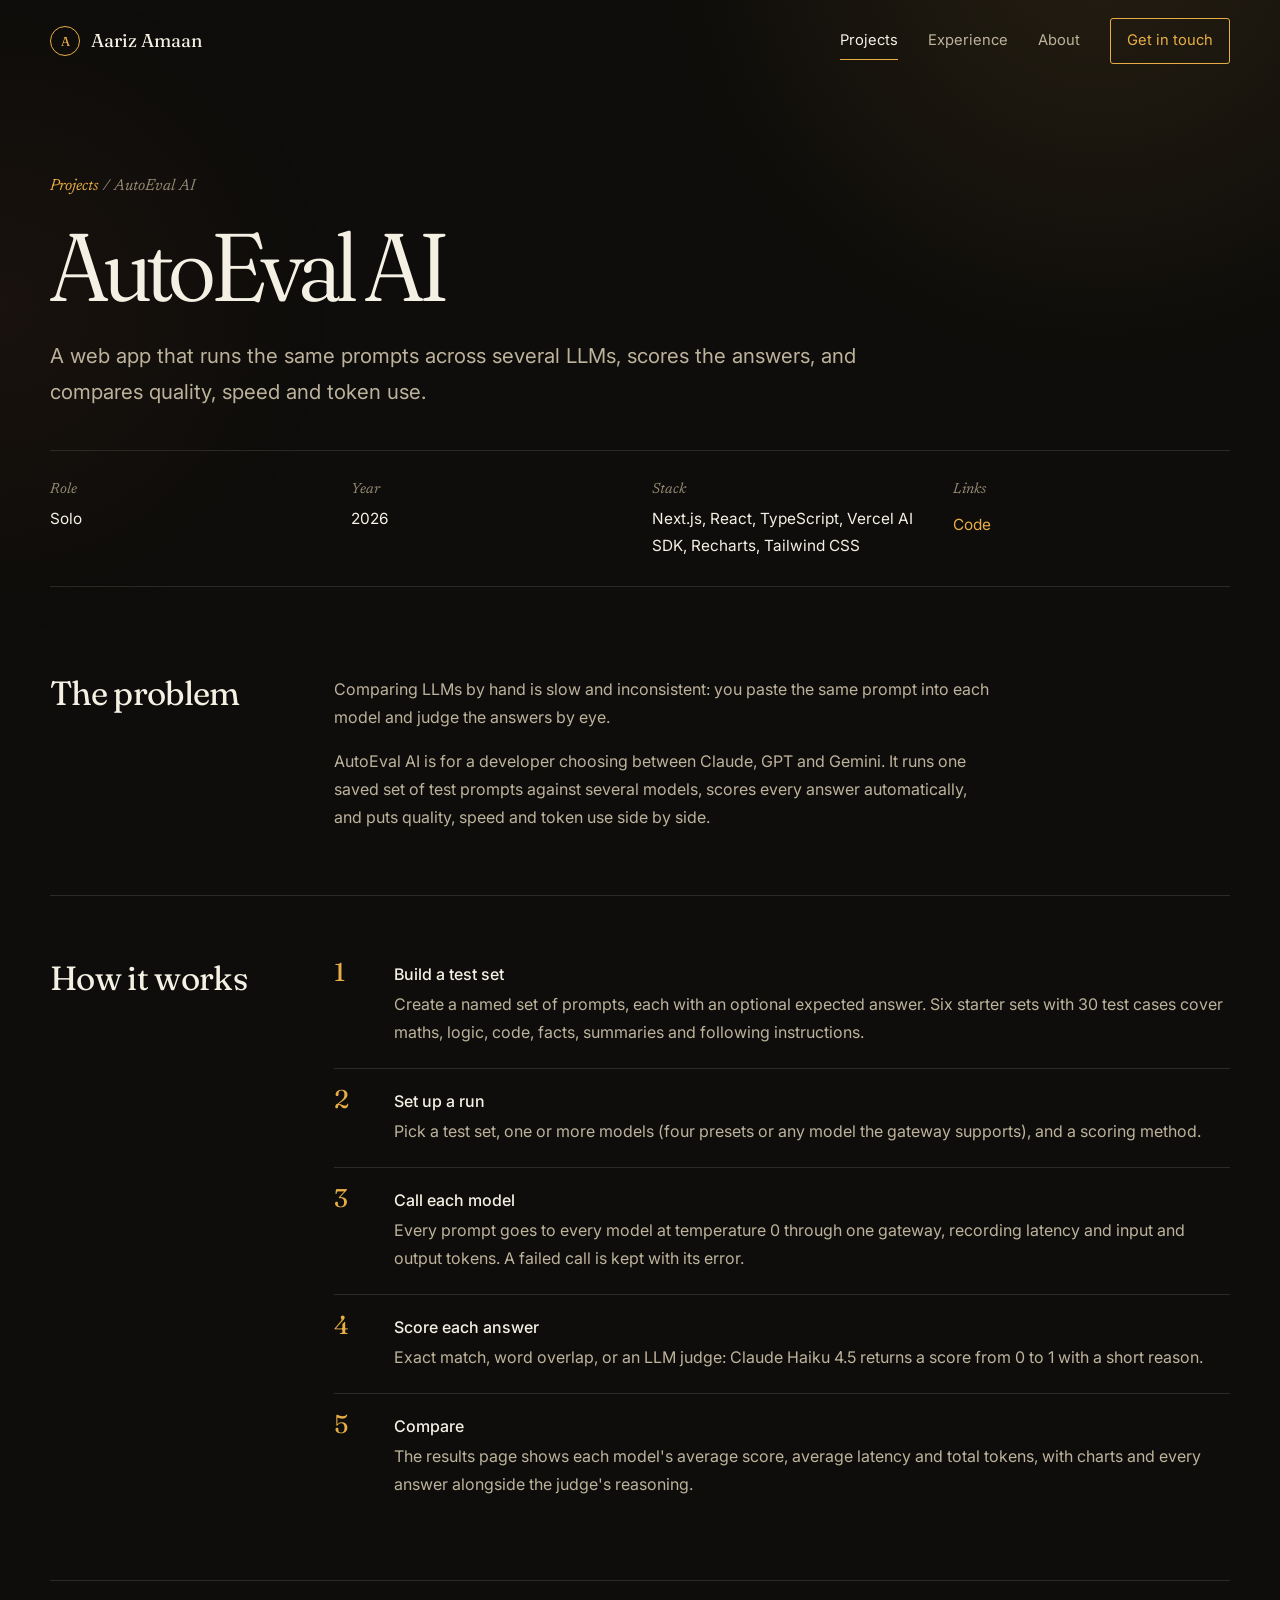
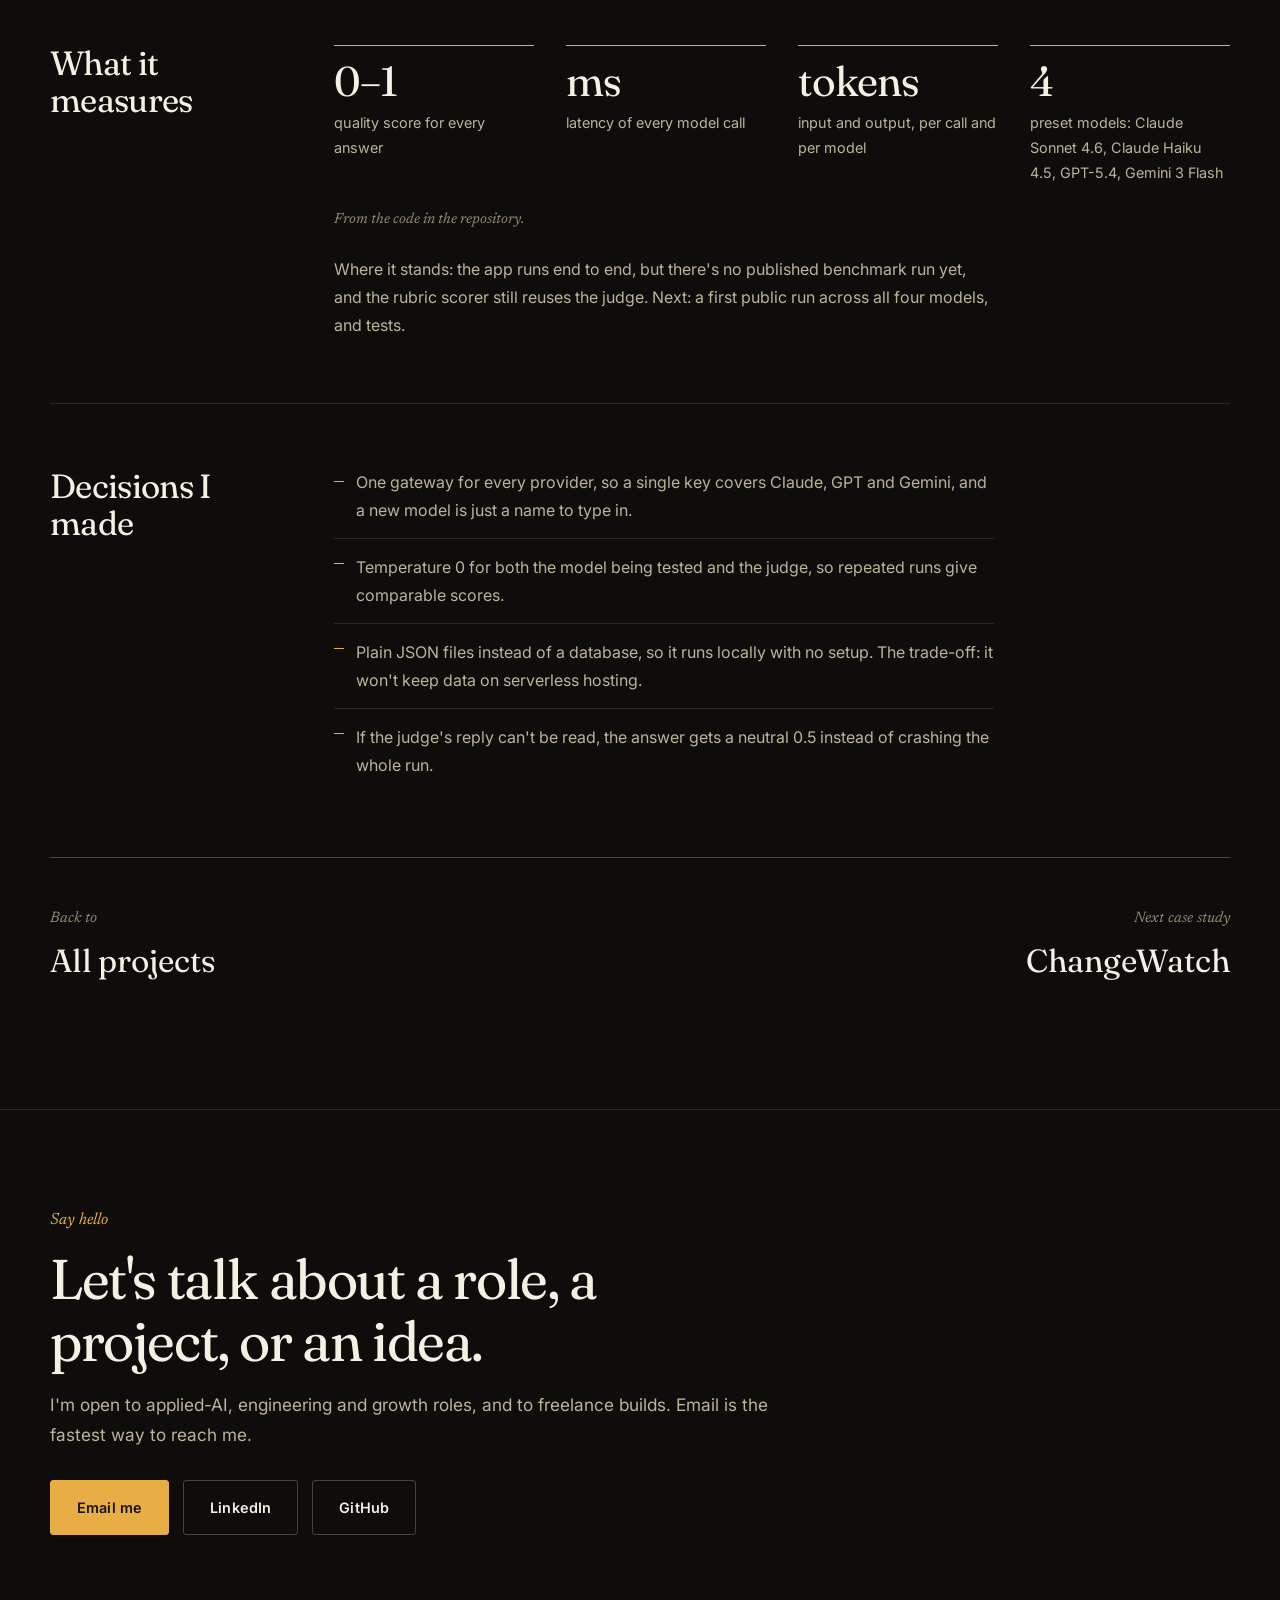
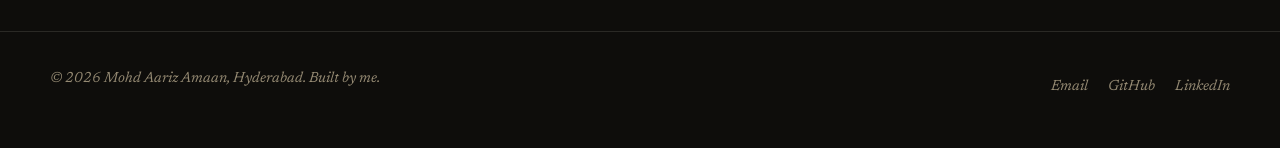
<file: work/autoeval-ai.html>
<!DOCTYPE html>
<html lang="en">
<head>
<meta charset="UTF-8">
<meta name="viewport" content="width=device-width, initial-scale=1.0">
<title>AutoEval AI — case study — Mohd Aariz Amaan</title>
<meta name="description" content="Case study: AutoEval AI by Mohd Aariz Amaan, a platform for comparing Claude, GPT and Gemini on the same prompts. How it works and where it stands.">
<meta property="og:title" content="AutoEval AI — case study — Mohd Aariz Amaan">
<meta property="og:description" content="Case study: AutoEval AI by Mohd Aariz Amaan, a platform for comparing Claude, GPT and Gemini on the same prompts. How it works and where it stands.">
<meta property="og:type" content="website">
<meta property="og:url" content="https://aariz-me.vercel.app/work/autoeval-ai">
<link rel="canonical" href="https://aariz-me.vercel.app/work/autoeval-ai">
<meta name="theme-color" content="#0E0D0B">
<link rel="icon" type="image/svg+xml" href="/favicon.svg">
<link rel="preconnect" href="https://fonts.googleapis.com">
<link rel="preconnect" href="https://fonts.gstatic.com" crossorigin>
<link href="https://fonts.googleapis.com/css2?family=Fraunces:ital,opsz,wght,SOFT@0,9..144,300..700,0..100;1,9..144,300..700,0..100&amp;family=Inter:wght@400;500;600&amp;family=Newsreader:ital,opsz@1,6..72&amp;display=swap" rel="stylesheet">
<link rel="stylesheet" href="/css/styles.css">
</head>
<body>
<a class="skip" href="#main">Skip to content</a>

<header class="hdr" id="hdr">
  <div class="wrap hdr-in">
    <a class="brand" href="/"><span class="mk" aria-hidden="true">A</span> Aariz Amaan</a>
    <nav class="nav" id="nav" aria-label="Main">
      <a href="/projects" aria-current="page">Projects</a>
      <a href="/experience">Experience</a>
      <a href="/about">About</a>
      <a class="nav-cta" href="/about#contact">Get in touch</a>
    </nav>
    <button class="burger" id="burger" aria-label="Menu" aria-expanded="false" aria-controls="nav"><span></span><span></span><span></span></button>
  </div>
</header>

<main id="main">
<section class="page-head" style="padding-bottom:0;">
  <div class="wrap">
    <span class="crumb"><a href="/projects">Projects</a> / AutoEval AI</span>
    <h1>AutoEval AI</h1>
    <p class="lede">A web app that runs the same prompts across several LLMs, scores the answers, and compares quality, speed and token use.</p>
    <dl class="cs-meta"><div><dt>Role</dt><dd>Solo</dd></div><div><dt>Year</dt><dd>2026</dd></div><div><dt>Stack</dt><dd>Next.js, React, TypeScript, Vercel AI SDK, Recharts, Tailwind CSS</dd></div><div><dt>Links</dt><dd><a href="https://github.com/aarizbobbydeol/autoeval-ai" target="_blank" rel="noopener noreferrer">Code</a></dd></div></dl>
    
  </div>
</section>

<article class="sec" style="padding-top:24px;">
  <div class="wrap">
    <section class="cs-body">
      <h2>The problem</h2>
      <div><p>Comparing LLMs by hand is slow and inconsistent: you paste the same prompt into each model and judge the answers by eye.</p><p>AutoEval AI is for a developer choosing between Claude, GPT and Gemini. It runs one saved set of test prompts against several models, scores every answer automatically, and puts quality, speed and token use side by side.</p></div>
    </section>
    <section class="cs-body">
      <h2>How it works</h2>
      <div><ol class="steps"><li><div><b>Build a test set</b>Create a named set of prompts, each with an optional expected answer. Six starter sets with 30 test cases cover maths, logic, code, facts, summaries and following instructions.</div></li><li><div><b>Set up a run</b>Pick a test set, one or more models (four presets or any model the gateway supports), and a scoring method.</div></li><li><div><b>Call each model</b>Every prompt goes to every model at temperature 0 through one gateway, recording latency and input and output tokens. A failed call is kept with its error.</div></li><li><div><b>Score each answer</b>Exact match, word overlap, or an LLM judge: Claude Haiku 4.5 returns a score from 0 to 1 with a short reason.</div></li><li><div><b>Compare</b>The results page shows each model's average score, average latency and total tokens, with charts and every answer alongside the judge's reasoning.</div></li></ol></div>
    </section>
    <section class="cs-body">
      <h2>What it measures</h2>
      <div><div class="nums"><div><b>0–1</b><span>quality score for every answer</span></div><div><b>ms</b><span>latency of every model call</span></div><div><b>tokens</b><span>input and output, per call and per model</span></div><div><b>4</b><span>preset models: Claude Sonnet 4.6, Claude Haiku 4.5, GPT-5.4, Gemini 3 Flash</span></div></div><p class="source">From the code in the repository.</p><p style="margin-top:22px;">Where it stands: the app runs end to end, but there's no published benchmark run yet, and the rubric scorer still reuses the judge. Next: a first public run across all four models, and tests.</p></div>
    </section>
    <section class="cs-body">
      <h2>Decisions I made</h2>
      <div><ul class="dec"><li>One gateway for every provider, so a single key covers Claude, GPT and Gemini, and a new model is just a name to type in.</li><li>Temperature 0 for both the model being tested and the judge, so repeated runs give comparable scores.</li><li>Plain JSON files instead of a database, so it runs locally with no setup. The trade-off: it won't keep data on serverless hosting.</li><li>If the judge's reply can't be read, the answer gets a neutral 0.5 instead of crashing the whole run.</li></ul></div>
    </section>
    <nav class="next-cs" aria-label="More projects">
      <a href="/projects"><small>Back to</small><strong>All projects</strong></a>
      <a href="/work/changewatch" style="text-align:right;"><small>Next case study</small><strong>ChangeWatch</strong></a>
    </nav>
  </div>
</article>

<section class="cta-band">
  <div class="wrap">
    <span class="note">Say hello</span>
    <h2 class="h2">Let's talk about a role, a project, or an idea.</h2>
    <p class="lede">I'm open to applied-AI, engineering and growth roles, and to freelance builds. Email is the fastest way to reach me.</p>
    <div class="contact-links">
      <a class="btn btn-fill" href="mailto:mdaarizamaan195@gmail.com">Email me</a>
      <a class="btn" href="https://linkedin.com/in/aariz-amaan" target="_blank" rel="noopener noreferrer">LinkedIn</a>
      <a class="btn" href="https://github.com/aarizbobbydeol" target="_blank" rel="noopener noreferrer">GitHub</a>
    </div>
  </div>
</section>
</main>

<footer class="ftr">
  <div class="wrap ftr-in">
    <span>&copy; <span id="yr">2026</span> Mohd Aariz Amaan, Hyderabad. Built by me.</span>
    <nav aria-label="Elsewhere">
      <a href="mailto:mdaarizamaan195@gmail.com">Email</a>
      <a href="https://github.com/aarizbobbydeol" target="_blank" rel="noopener noreferrer">GitHub</a>
      <a href="https://linkedin.com/in/aariz-amaan" target="_blank" rel="noopener noreferrer">LinkedIn</a>
    </nav>
  </div>
</footer>
<script src="/js/main.js" defer></script>
</body>
</html>
</file>
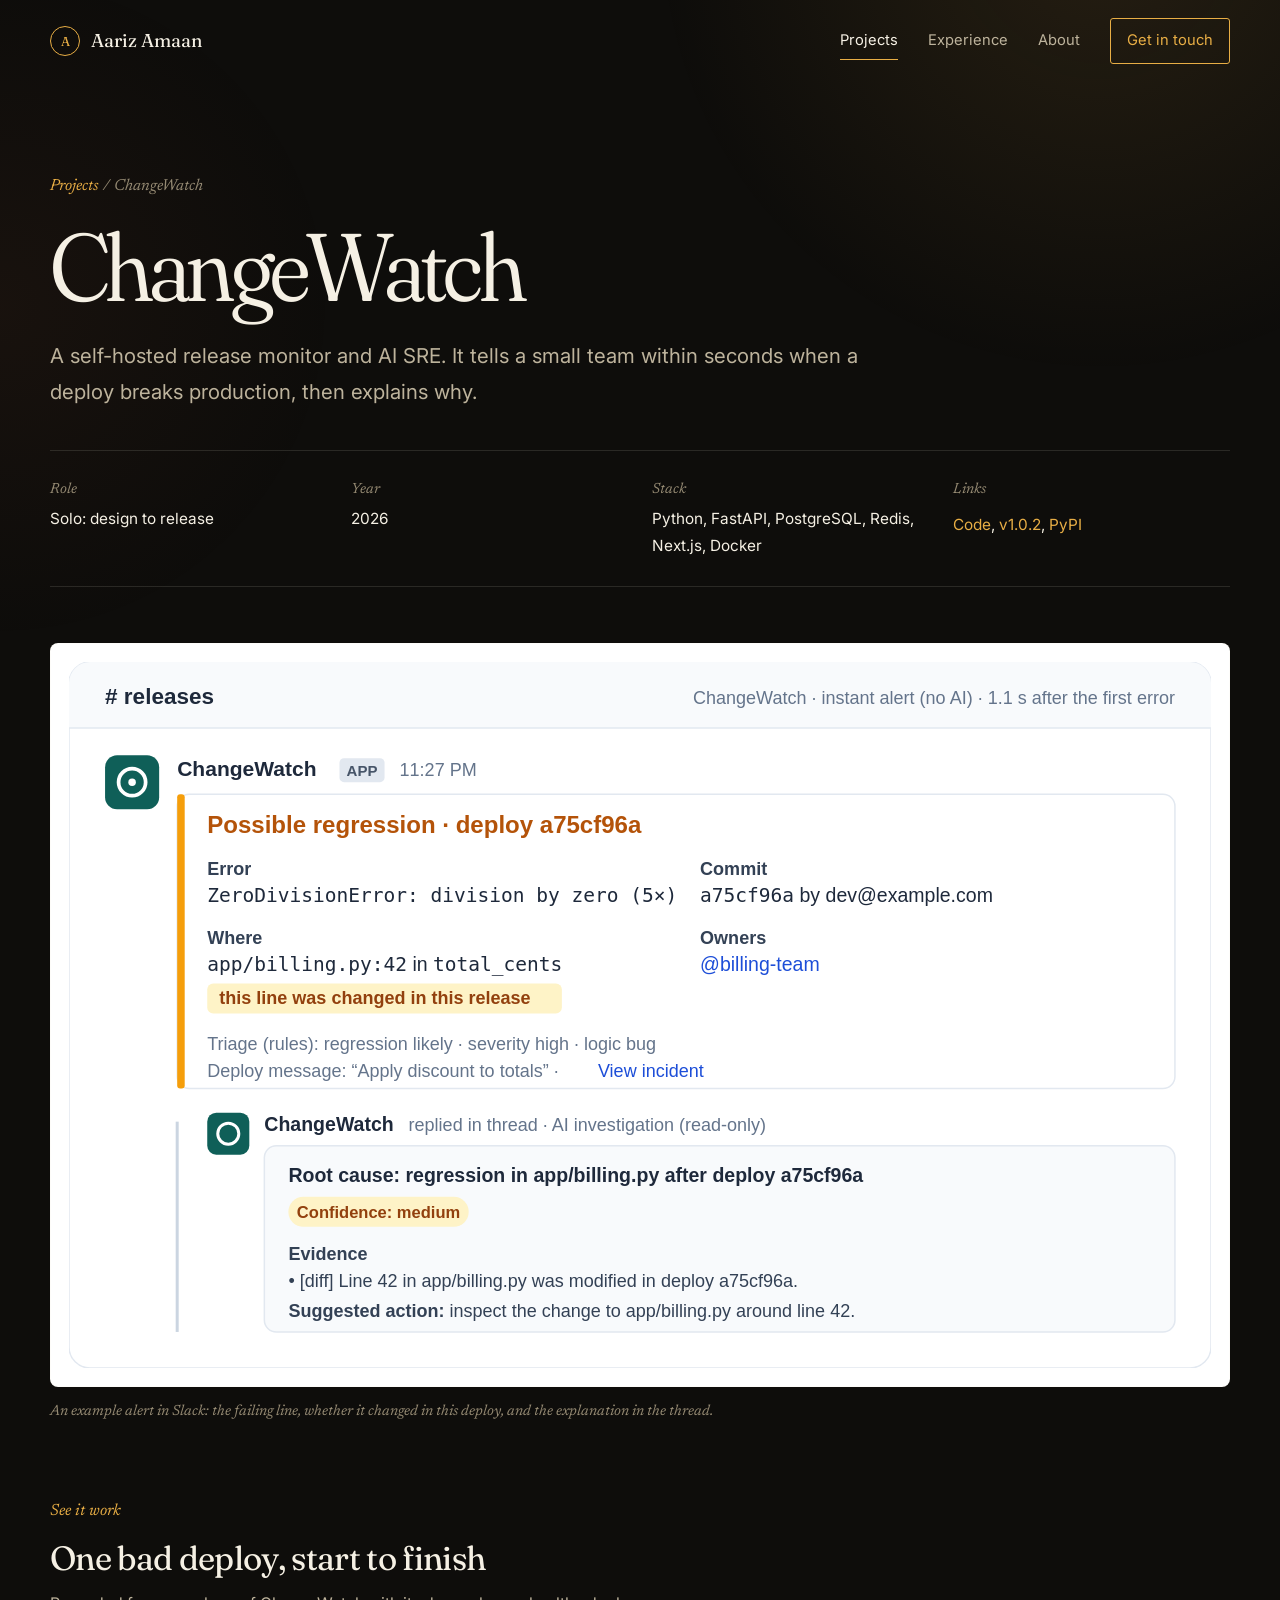
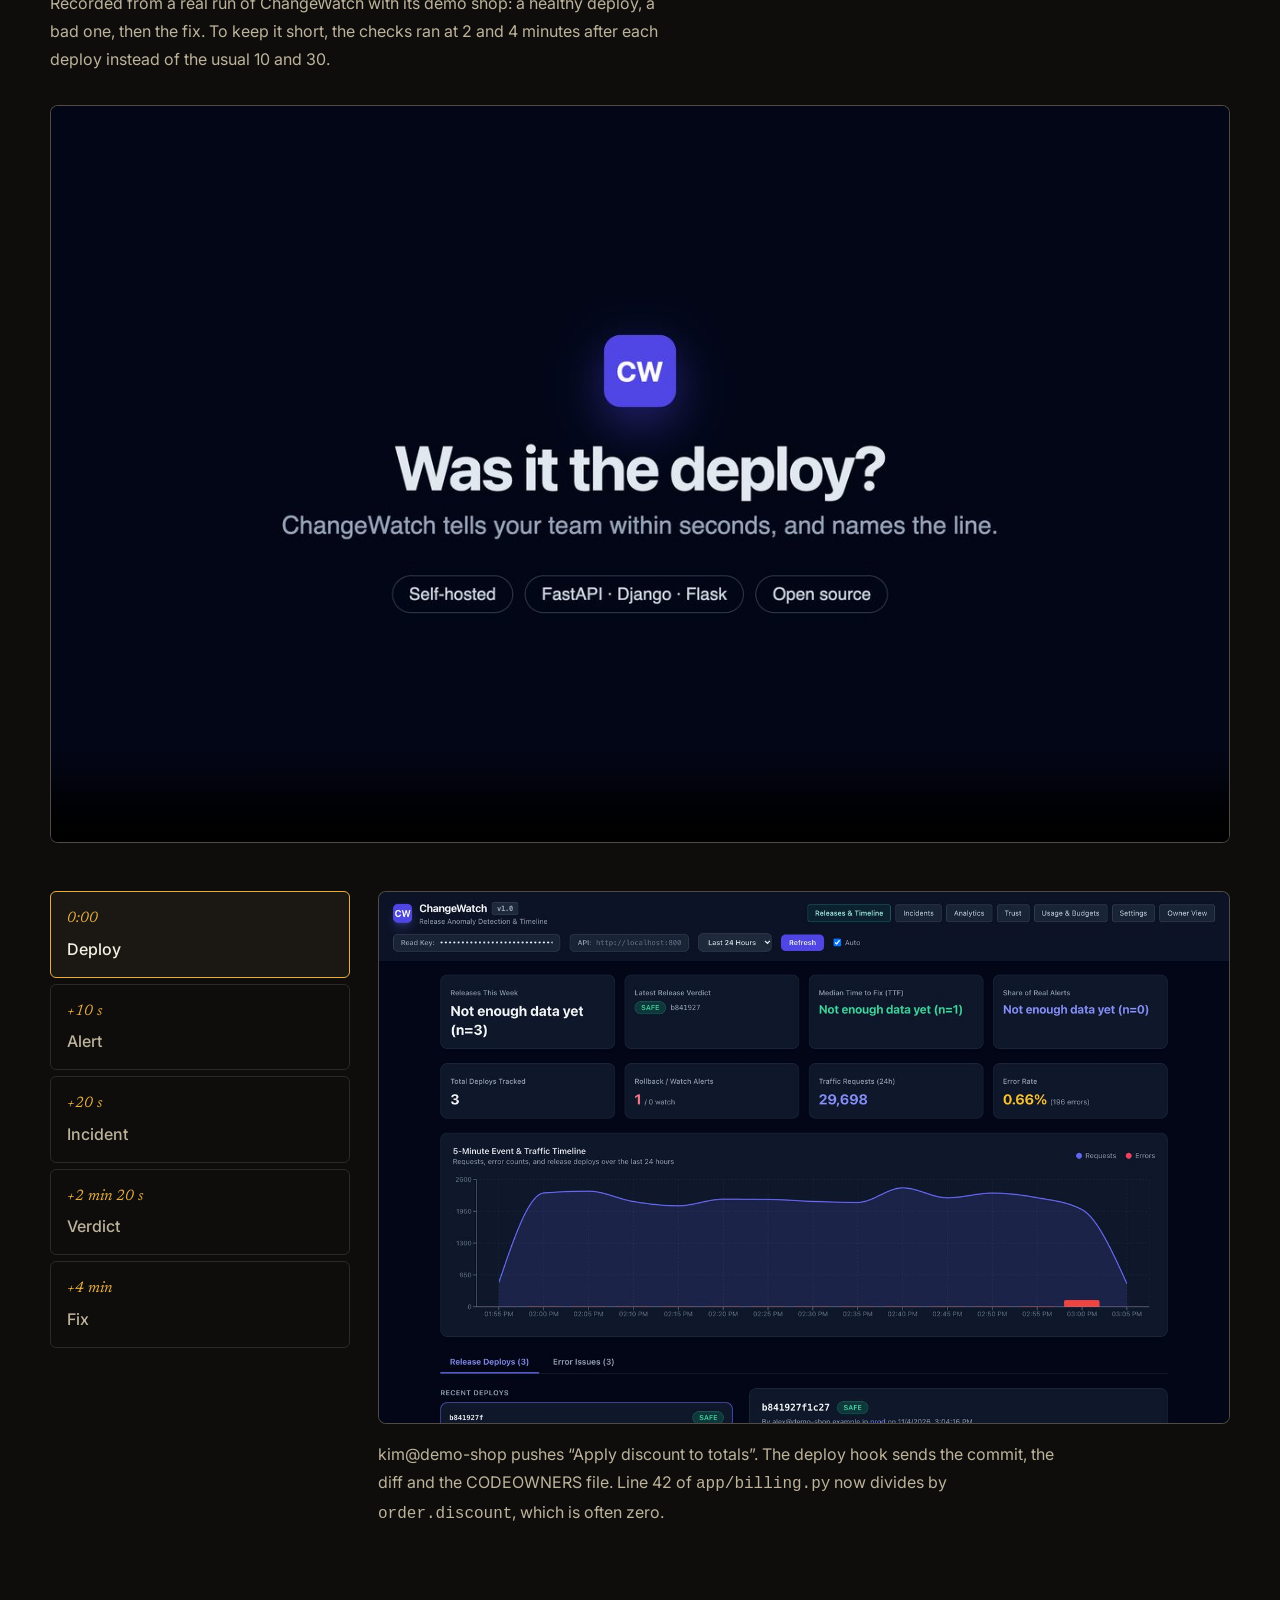
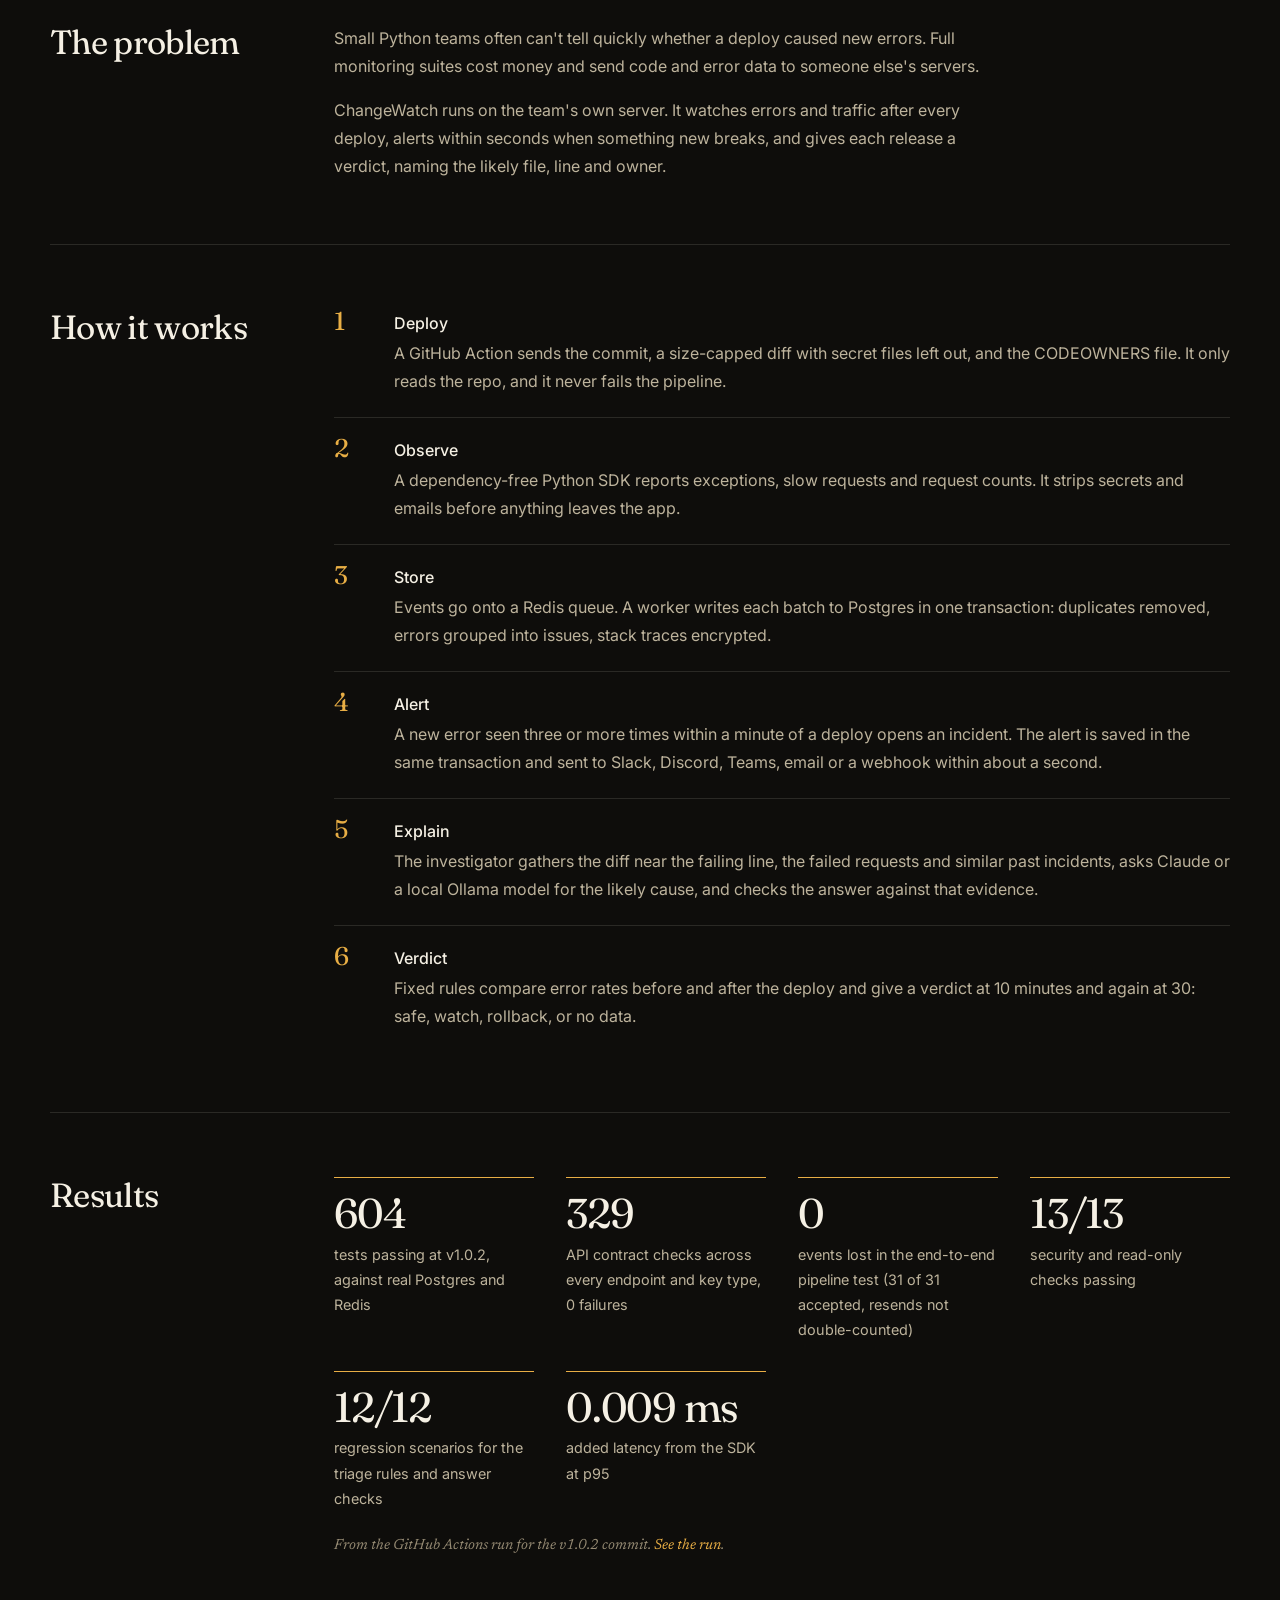
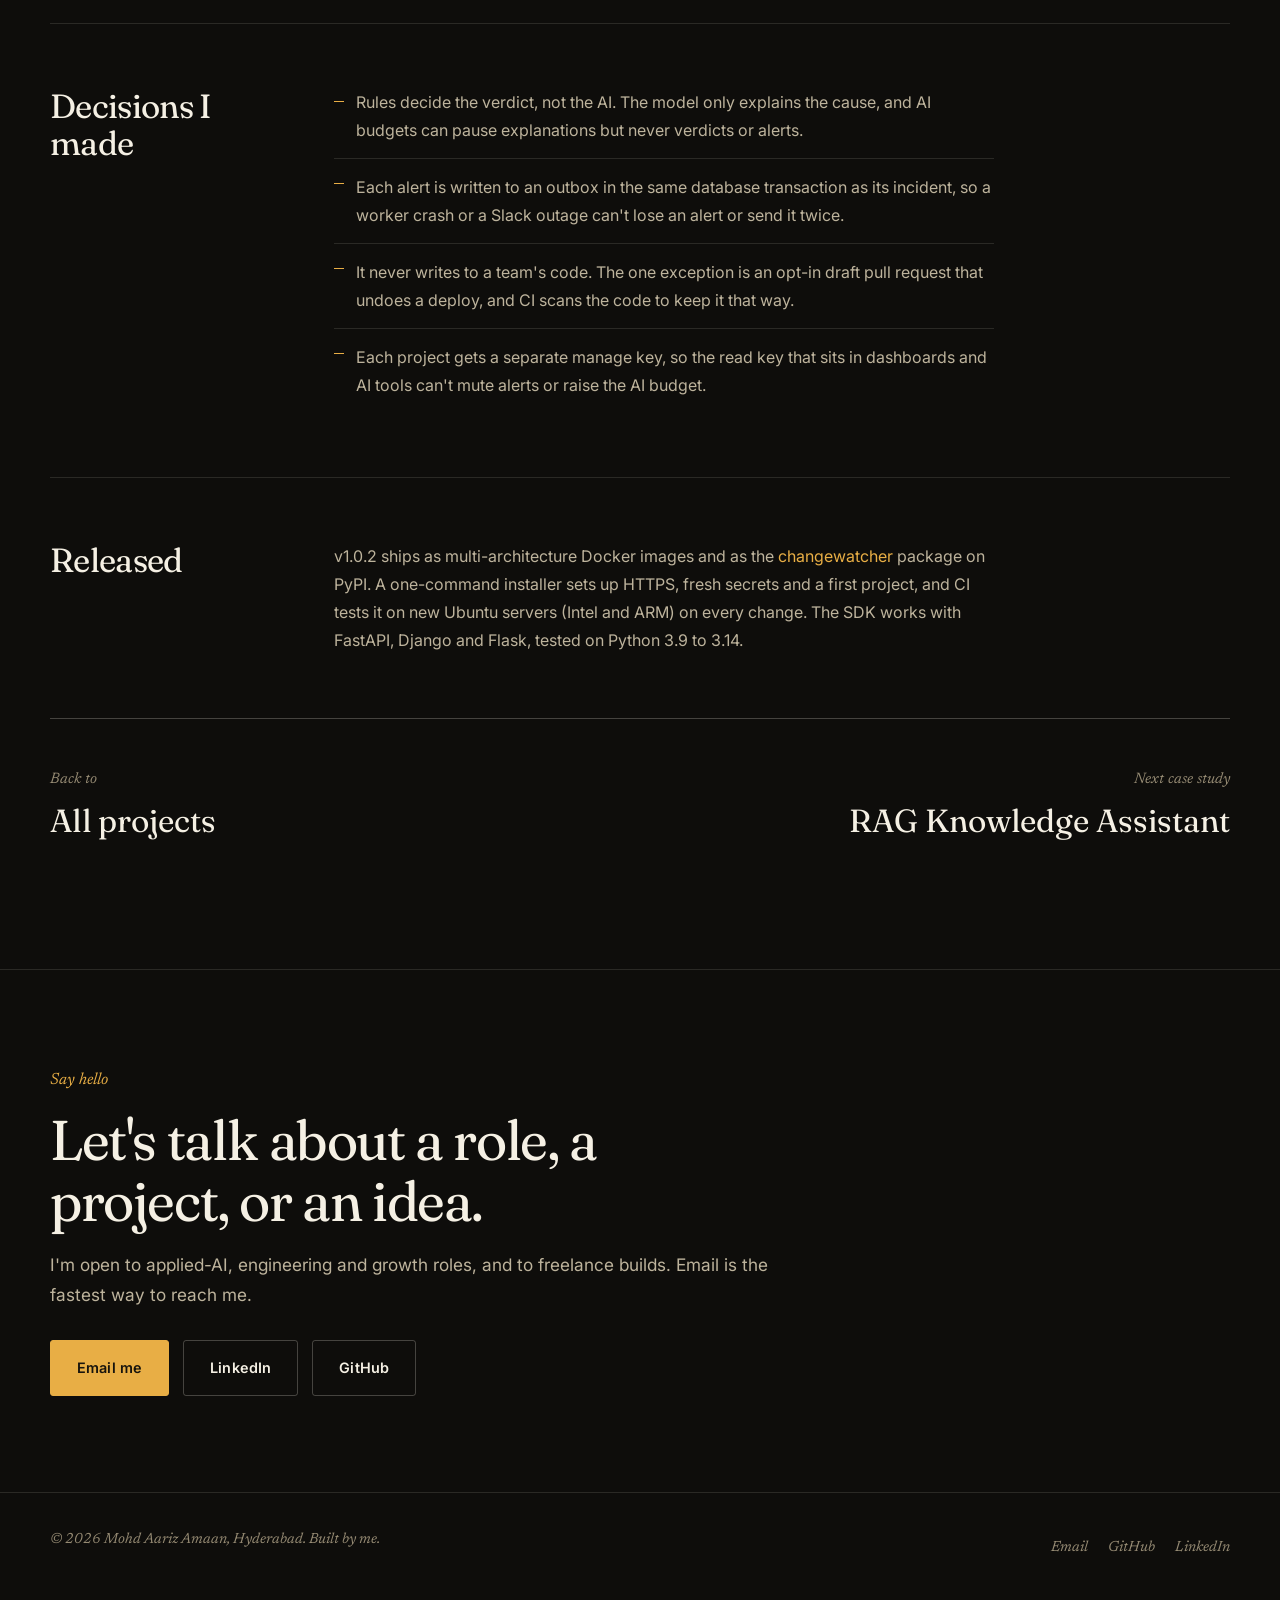
<file: work/changewatch.html>
<!DOCTYPE html>
<html lang="en">
<head>
<meta charset="UTF-8">
<meta name="viewport" content="width=device-width, initial-scale=1.0">
<title>ChangeWatch — case study — Mohd Aariz Amaan</title>
<meta name="description" content="Case study: ChangeWatch, an open-source release monitor and AI SRE by Mohd Aariz Amaan. How it works, what was measured, and the decisions behind it.">
<meta property="og:title" content="ChangeWatch — case study — Mohd Aariz Amaan">
<meta property="og:description" content="Case study: ChangeWatch, an open-source release monitor and AI SRE by Mohd Aariz Amaan. How it works, what was measured, and the decisions behind it.">
<meta property="og:type" content="website">
<meta property="og:url" content="https://aariz-me.vercel.app/work/changewatch">
<link rel="canonical" href="https://aariz-me.vercel.app/work/changewatch">
<meta name="theme-color" content="#0E0D0B">
<link rel="icon" type="image/svg+xml" href="/favicon.svg">
<link rel="preconnect" href="https://fonts.googleapis.com">
<link rel="preconnect" href="https://fonts.gstatic.com" crossorigin>
<link href="https://fonts.googleapis.com/css2?family=Fraunces:ital,opsz,wght,SOFT@0,9..144,300..700,0..100;1,9..144,300..700,0..100&amp;family=Inter:wght@400;500;600&amp;family=Newsreader:ital,opsz@1,6..72&amp;display=swap" rel="stylesheet">
<link rel="stylesheet" href="/css/styles.css">
</head>
<body>
<a class="skip" href="#main">Skip to content</a>

<header class="hdr" id="hdr">
  <div class="wrap hdr-in">
    <a class="brand" href="/"><span class="mk" aria-hidden="true">A</span> Aariz Amaan</a>
    <nav class="nav" id="nav" aria-label="Main">
      <a href="/projects" aria-current="page">Projects</a>
      <a href="/experience">Experience</a>
      <a href="/about">About</a>
      <a class="nav-cta" href="/about#contact">Get in touch</a>
    </nav>
    <button class="burger" id="burger" aria-label="Menu" aria-expanded="false" aria-controls="nav"><span></span><span></span><span></span></button>
  </div>
</header>

<main id="main">
<section class="page-head" style="padding-bottom:0;">
  <div class="wrap">
    <span class="crumb"><a href="/projects">Projects</a> / ChangeWatch</span>
    <h1>ChangeWatch</h1>
    <p class="lede">A self-hosted release monitor and AI SRE. It tells a small team within seconds when a deploy breaks production, then explains why.</p>
    <dl class="cs-meta"><div><dt>Role</dt><dd>Solo: design to release</dd></div><div><dt>Year</dt><dd>2026</dd></div><div><dt>Stack</dt><dd>Python, FastAPI, PostgreSQL, Redis, Next.js, Docker</dd></div><div><dt>Links</dt><dd><a href="https://github.com/aarizbobbydeol/changewatch" target="_blank" rel="noopener noreferrer">Code</a>, <a href="https://github.com/aarizbobbydeol/changewatch/releases/tag/v1.0.2" target="_blank" rel="noopener noreferrer">v1.0.2</a>, <a href="https://pypi.org/project/changewatcher/" target="_blank" rel="noopener noreferrer">PyPI</a></dd></div></dl>
    <figure><div class="cs-figure light"><img src="/img/changewatch-alert.svg" alt="A ChangeWatch alert in Slack: a possible regression at app/billing.py line 42, with an AI investigation reply in the thread." width="760" height="470"></div><figcaption class="cs-caption">An example alert in Slack: the failing line, whether it changed in this deploy, and the explanation in the thread.</figcaption></figure>
  </div>
</section>

<section class="demo-sec" aria-labelledby="demo-h">
  <div class="wrap">
    <span class="note">See it work</span>
    <h2 id="demo-h" class="demo-h">One bad deploy, start to finish</h2>
    <p class="demo-lede">Recorded from a real run of ChangeWatch with its demo shop: a healthy deploy, a bad one, then the fix. To keep it short, the checks ran at 2 and 4 minutes after each deploy instead of the usual 10 and 30.</p>
    <div class="cs-figure demo-video"><video controls muted playsinline preload="metadata" poster="/img/changewatch/poster.jpg" width="1280" height="800"><source src="/img/changewatch/demo.mp4" type="video/mp4">Your browser cannot play this video. The steps below show the same run.</video></div>
    <div class="replay" data-replay>
        <div class="replay-steps" role="tablist" aria-label="Steps of the recorded run"><button type="button" role="tab" id="me-t1" aria-controls="me-p1" aria-selected="true"><span class="t">0:00</span><b>Deploy</b></button><button type="button" role="tab" id="me-t2" aria-controls="me-p2" aria-selected="false" tabindex="-1"><span class="t">+10 s</span><b>Alert</b></button><button type="button" role="tab" id="me-t3" aria-controls="me-p3" aria-selected="false" tabindex="-1"><span class="t">+20 s</span><b>Incident</b></button><button type="button" role="tab" id="me-t4" aria-controls="me-p4" aria-selected="false" tabindex="-1"><span class="t">+2 min 20 s</span><b>Verdict</b></button><button type="button" role="tab" id="me-t5" aria-controls="me-p5" aria-selected="false" tabindex="-1"><span class="t">+4 min</span><b>Fix</b></button></div>
        <div class="replay-panel" role="tabpanel" id="me-p1" aria-labelledby="me-t1"><div class="shot"><img src="/img/changewatch/releases.jpg" alt="Home page: the request and error timeline, with the three deploys of the run listed below it" width="1440" height="900" loading="lazy"></div><p>kim@demo-shop pushes “Apply discount to totals”. The deploy hook sends the commit, the diff and the CODEOWNERS file. Line 42 of <code>app/billing.py</code> now divides by <code>order.discount</code>, which is often zero.</p></div>
        <div class="replay-panel" role="tabpanel" id="me-p2" aria-labelledby="me-t2" hidden><div class="shot"><img src="/img/changewatch/alerts.jpg" alt="The run's alerts as the team channel received them: possible regression, the explanation, confirmed regression, and the ROLLBACK verdict" width="1440" height="900" loading="lazy"></div><p>The first error arrives 1 second after the deploy. Nine seconds later the team gets the alert: the failing line, that this release changed it, and who owns it.</p><q>⚠️ Possible regression: ZeroDivisionError: division by zero (7x) at app/billing.py:42 (this line was changed in this release) after deploy 51afe8f3 by kim@demo-shop.example. Owners: @demo-shop/payments.</q></div>
        <div class="replay-panel" role="tabpanel" id="me-p3" aria-labelledby="me-t3" hidden><div class="shot"><img src="/img/changewatch/incident.jpg" alt="Incident page: owners, alert latency, and the code with the changed line 42 highlighted" width="1440" height="900" loading="lazy"></div><p>After 13 errors the incident is confirmed. Its page shows the changed line, the owners, the timeline and the exact commands to undo the deploy.</p></div>
        <div class="replay-panel" role="tabpanel" id="me-p4" aria-labelledby="me-t4" hidden><div class="shot"><img src="/img/changewatch/verdict.jpg" alt="The bad deploy selected: ROLLBACK, one new error type with 85 events, and the risk review flagging a divide by a value that may be zero" width="1440" height="900" loading="lazy"></div><p>At the first check, fixed rules give the verdict: ROLLBACK, because one new error type appeared. The risk review had already flagged the line as dividing by a value that may be zero.</p></div>
        <div class="replay-panel" role="tabpanel" id="me-p5" aria-labelledby="me-t5" hidden><div class="shot"><img src="/img/changewatch/incidents.jpg" alt="Incidents list: the ZeroDivisionError incident marked resolved" width="1440" height="900" loading="lazy"></div><p>The fix reverts the line. Its verdict comes back SAFE, and 7 minutes 21 seconds after the bad deploy the incident resolves itself, noting it was likely reverted by the fix.</p></div>
      </div>
  </div>
</section>

<article class="sec" style="padding-top:24px;">
  <div class="wrap">
    <section class="cs-body">
      <h2>The problem</h2>
      <div><p>Small Python teams often can't tell quickly whether a deploy caused new errors. Full monitoring suites cost money and send code and error data to someone else's servers.</p><p>ChangeWatch runs on the team's own server. It watches errors and traffic after every deploy, alerts within seconds when something new breaks, and gives each release a verdict, naming the likely file, line and owner.</p></div>
    </section>
    <section class="cs-body">
      <h2>How it works</h2>
      <div><ol class="steps"><li><div><b>Deploy</b>A GitHub Action sends the commit, a size-capped diff with secret files left out, and the CODEOWNERS file. It only reads the repo, and it never fails the pipeline.</div></li><li><div><b>Observe</b>A dependency-free Python SDK reports exceptions, slow requests and request counts. It strips secrets and emails before anything leaves the app.</div></li><li><div><b>Store</b>Events go onto a Redis queue. A worker writes each batch to Postgres in one transaction: duplicates removed, errors grouped into issues, stack traces encrypted.</div></li><li><div><b>Alert</b>A new error seen three or more times within a minute of a deploy opens an incident. The alert is saved in the same transaction and sent to Slack, Discord, Teams, email or a webhook within about a second.</div></li><li><div><b>Explain</b>The investigator gathers the diff near the failing line, the failed requests and similar past incidents, asks Claude or a local Ollama model for the likely cause, and checks the answer against that evidence.</div></li><li><div><b>Verdict</b>Fixed rules compare error rates before and after the deploy and give a verdict at 10 minutes and again at 30: safe, watch, rollback, or no data.</div></li></ol></div>
    </section>
    <section class="cs-body">
      <h2>Results</h2>
      <div><div class="nums"><div><b>604</b><span>tests passing at v1.0.2, against real Postgres and Redis</span></div><div><b>329</b><span>API contract checks across every endpoint and key type, 0 failures</span></div><div><b>0</b><span>events lost in the end-to-end pipeline test (31 of 31 accepted, resends not double-counted)</span></div><div><b>13/13</b><span>security and read-only checks passing</span></div><div><b>12/12</b><span>regression scenarios for the triage rules and answer checks</span></div><div><b>0.009 ms</b><span>added latency from the SDK at p95</span></div></div><p class="source">From the GitHub Actions run for the v1.0.2 commit. <a href="https://github.com/aarizbobbydeol/changewatch/actions/runs/42096379606" target="_blank" rel="noopener noreferrer" style="color:var(--amber)">See the run</a>.</p></div>
    </section>
    <section class="cs-body">
      <h2>Decisions I made</h2>
      <div><ul class="dec"><li>Rules decide the verdict, not the AI. The model only explains the cause, and AI budgets can pause explanations but never verdicts or alerts.</li><li>Each alert is written to an outbox in the same database transaction as its incident, so a worker crash or a Slack outage can't lose an alert or send it twice.</li><li>It never writes to a team's code. The one exception is an opt-in draft pull request that undoes a deploy, and CI scans the code to keep it that way.</li><li>Each project gets a separate manage key, so the read key that sits in dashboards and AI tools can't mute alerts or raise the AI budget.</li></ul></div>
    </section>
    <section class="cs-body">
      <h2>Released</h2>
      <div><p>v1.0.2 ships as multi-architecture Docker images and as the <a href="https://pypi.org/project/changewatcher/" target="_blank" rel="noopener noreferrer" style="color:var(--amber)">changewatcher</a> package on PyPI. A one-command installer sets up HTTPS, fresh secrets and a first project, and CI tests it on new Ubuntu servers (Intel and ARM) on every change. The SDK works with FastAPI, Django and Flask, tested on Python 3.9 to 3.14.</p></div>
    </section>
    <nav class="next-cs" aria-label="More projects">
      <a href="/projects"><small>Back to</small><strong>All projects</strong></a>
      <a href="/work/rag-assistant" style="text-align:right;"><small>Next case study</small><strong>RAG Knowledge Assistant</strong></a>
    </nav>
  </div>
</article>

<section class="cta-band">
  <div class="wrap">
    <span class="note">Say hello</span>
    <h2 class="h2">Let's talk about a role, a project, or an idea.</h2>
    <p class="lede">I'm open to applied-AI, engineering and growth roles, and to freelance builds. Email is the fastest way to reach me.</p>
    <div class="contact-links">
      <a class="btn btn-fill" href="mailto:mdaarizamaan195@gmail.com">Email me</a>
      <a class="btn" href="https://linkedin.com/in/aariz-amaan" target="_blank" rel="noopener noreferrer">LinkedIn</a>
      <a class="btn" href="https://github.com/aarizbobbydeol" target="_blank" rel="noopener noreferrer">GitHub</a>
    </div>
  </div>
</section>
</main>

<footer class="ftr">
  <div class="wrap ftr-in">
    <span>&copy; <span id="yr">2026</span> Mohd Aariz Amaan, Hyderabad. Built by me.</span>
    <nav aria-label="Elsewhere">
      <a href="mailto:mdaarizamaan195@gmail.com">Email</a>
      <a href="https://github.com/aarizbobbydeol" target="_blank" rel="noopener noreferrer">GitHub</a>
      <a href="https://linkedin.com/in/aariz-amaan" target="_blank" rel="noopener noreferrer">LinkedIn</a>
    </nav>
  </div>
</footer>
<script src="/js/main.js" defer></script>
</body>
</html>
</file>
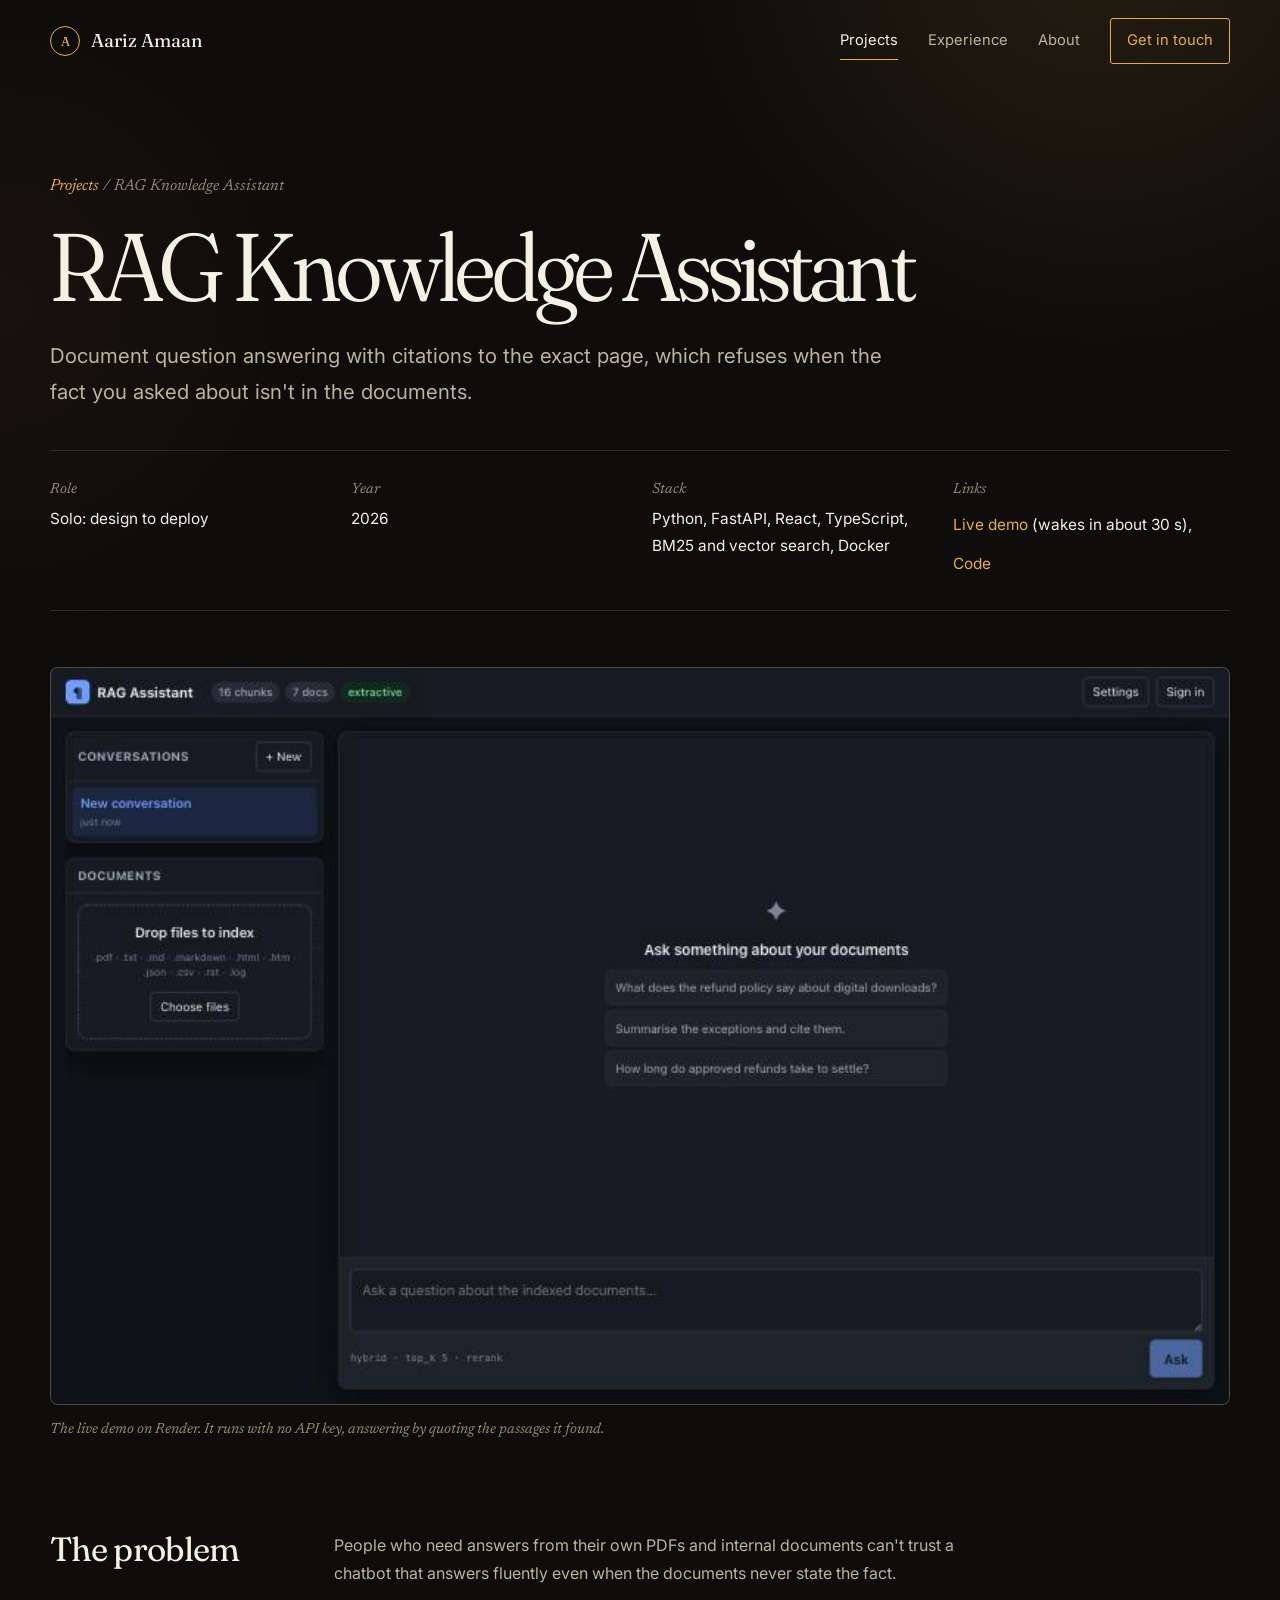
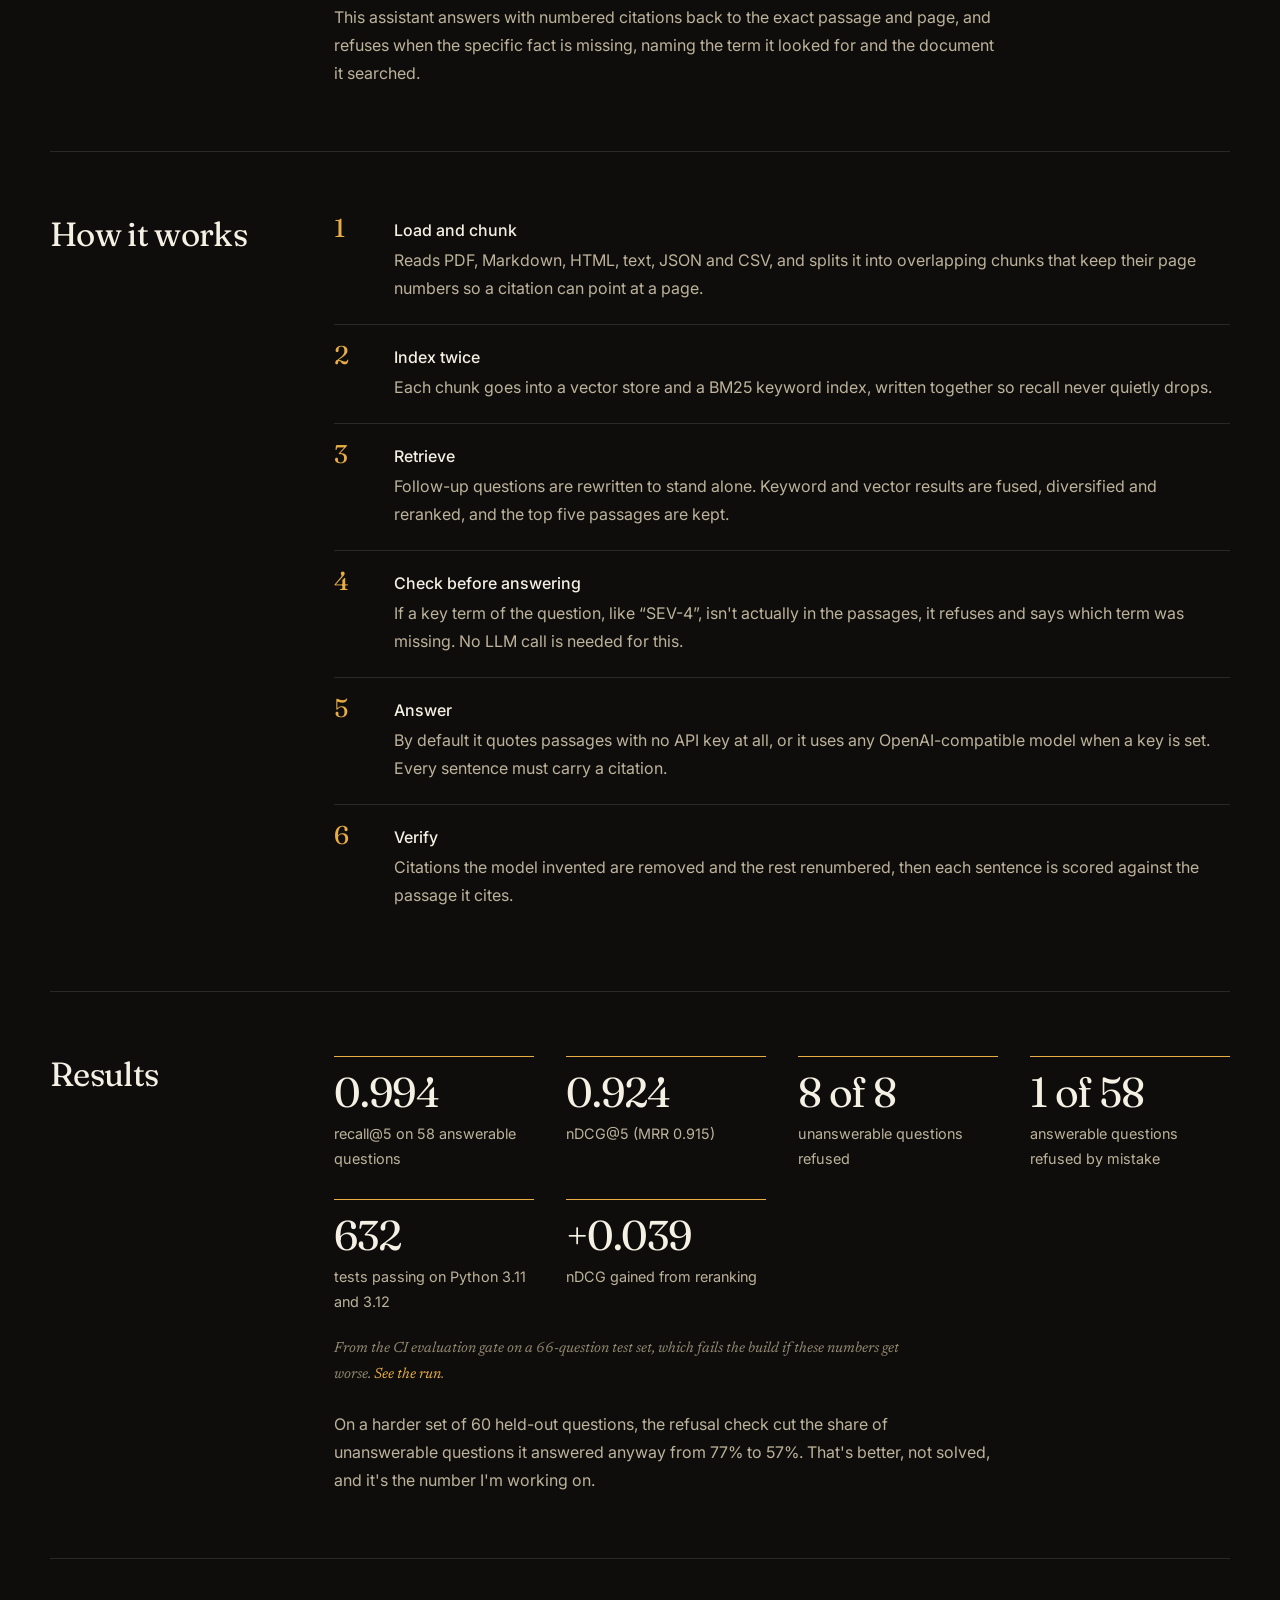
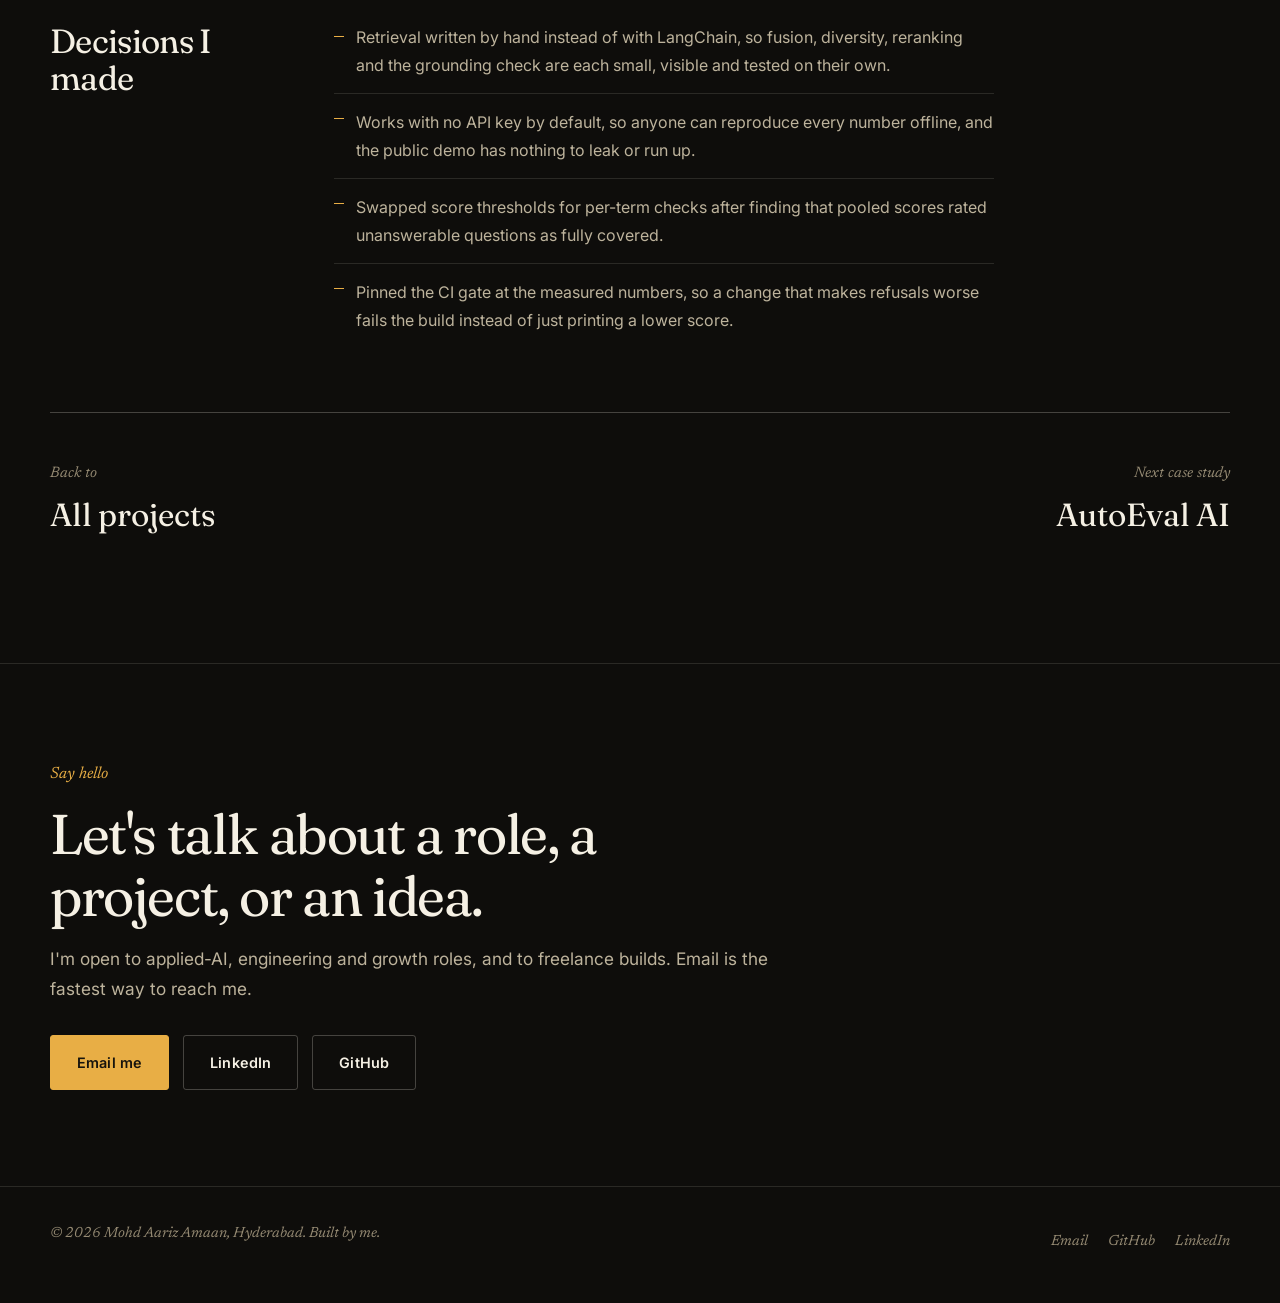
<file: work/rag-assistant.html>
<!DOCTYPE html>
<html lang="en">
<head>
<meta charset="UTF-8">
<meta name="viewport" content="width=device-width, initial-scale=1.0">
<title>RAG Knowledge Assistant — case study — Mohd Aariz Amaan</title>
<meta name="description" content="Case study: a RAG assistant by Mohd Aariz Amaan that cites the exact page and refuses when the fact is missing. How it works and how it was measured.">
<meta property="og:title" content="RAG Knowledge Assistant — case study — Mohd Aariz Amaan">
<meta property="og:description" content="Case study: a RAG assistant by Mohd Aariz Amaan that cites the exact page and refuses when the fact is missing. How it works and how it was measured.">
<meta property="og:type" content="website">
<meta property="og:url" content="https://aariz-me.vercel.app/work/rag-assistant">
<link rel="canonical" href="https://aariz-me.vercel.app/work/rag-assistant">
<meta name="theme-color" content="#0E0D0B">
<link rel="icon" type="image/svg+xml" href="/favicon.svg">
<link rel="preconnect" href="https://fonts.googleapis.com">
<link rel="preconnect" href="https://fonts.gstatic.com" crossorigin>
<link href="https://fonts.googleapis.com/css2?family=Fraunces:ital,opsz,wght,SOFT@0,9..144,300..700,0..100;1,9..144,300..700,0..100&amp;family=Inter:wght@400;500;600&amp;family=Newsreader:ital,opsz@1,6..72&amp;display=swap" rel="stylesheet">
<link rel="stylesheet" href="/css/styles.css">
</head>
<body>
<a class="skip" href="#main">Skip to content</a>

<header class="hdr" id="hdr">
  <div class="wrap hdr-in">
    <a class="brand" href="/"><span class="mk" aria-hidden="true">A</span> Aariz Amaan</a>
    <nav class="nav" id="nav" aria-label="Main">
      <a href="/projects" aria-current="page">Projects</a>
      <a href="/experience">Experience</a>
      <a href="/about">About</a>
      <a class="nav-cta" href="/about#contact">Get in touch</a>
    </nav>
    <button class="burger" id="burger" aria-label="Menu" aria-expanded="false" aria-controls="nav"><span></span><span></span><span></span></button>
  </div>
</header>

<main id="main">
<section class="page-head" style="padding-bottom:0;">
  <div class="wrap">
    <span class="crumb"><a href="/projects">Projects</a> / RAG Knowledge Assistant</span>
    <h1>RAG Knowledge Assistant</h1>
    <p class="lede">Document question answering with citations to the exact page, which refuses when the fact you asked about isn't in the documents.</p>
    <dl class="cs-meta"><div><dt>Role</dt><dd>Solo: design to deploy</dd></div><div><dt>Year</dt><dd>2026</dd></div><div><dt>Stack</dt><dd>Python, FastAPI, React, TypeScript, BM25 and vector search, Docker</dd></div><div><dt>Links</dt><dd><a href="https://rag-assistant-ezje.onrender.com" target="_blank" rel="noopener noreferrer">Live demo</a> (wakes in about 30 s), <a href="https://github.com/aarizbobbydeol/rag-assistant" target="_blank" rel="noopener noreferrer">Code</a></dd></div></dl>
    <figure><div class="cs-figure"><img src="/img/shots/rag-assistant.jpg" alt="The RAG Assistant demo: a conversations list, a documents panel for dropping files to index, and suggested questions about a refund policy." width="800" height="500"></div><figcaption class="cs-caption">The live demo on Render. It runs with no API key, answering by quoting the passages it found.</figcaption></figure>
  </div>
</section>

<article class="sec" style="padding-top:24px;">
  <div class="wrap">
    <section class="cs-body">
      <h2>The problem</h2>
      <div><p>People who need answers from their own PDFs and internal documents can't trust a chatbot that answers fluently even when the documents never state the fact.</p><p>This assistant answers with numbered citations back to the exact passage and page, and refuses when the specific fact is missing, naming the term it looked for and the document it searched.</p></div>
    </section>
    <section class="cs-body">
      <h2>How it works</h2>
      <div><ol class="steps"><li><div><b>Load and chunk</b>Reads PDF, Markdown, HTML, text, JSON and CSV, and splits it into overlapping chunks that keep their page numbers so a citation can point at a page.</div></li><li><div><b>Index twice</b>Each chunk goes into a vector store and a BM25 keyword index, written together so recall never quietly drops.</div></li><li><div><b>Retrieve</b>Follow-up questions are rewritten to stand alone. Keyword and vector results are fused, diversified and reranked, and the top five passages are kept.</div></li><li><div><b>Check before answering</b>If a key term of the question, like “SEV-4”, isn't actually in the passages, it refuses and says which term was missing. No LLM call is needed for this.</div></li><li><div><b>Answer</b>By default it quotes passages with no API key at all, or it uses any OpenAI-compatible model when a key is set. Every sentence must carry a citation.</div></li><li><div><b>Verify</b>Citations the model invented are removed and the rest renumbered, then each sentence is scored against the passage it cites.</div></li></ol></div>
    </section>
    <section class="cs-body">
      <h2>Results</h2>
      <div><div class="nums"><div><b>0.994</b><span>recall@5 on 58 answerable questions</span></div><div><b>0.924</b><span>nDCG@5 (MRR 0.915)</span></div><div><b>8 of 8</b><span>unanswerable questions refused</span></div><div><b>1 of 58</b><span>answerable questions refused by mistake</span></div><div><b>632</b><span>tests passing on Python 3.11 and 3.12</span></div><div><b>+0.039</b><span>nDCG gained from reranking</span></div></div><p class="source">From the CI evaluation gate on a 66-question test set, which fails the build if these numbers get worse. <a href="https://github.com/aarizbobbydeol/rag-assistant/actions/runs/34688996975" target="_blank" rel="noopener noreferrer" style="color:var(--amber)">See the run</a>.</p><p style="margin-top:22px;">On a harder set of 60 held-out questions, the refusal check cut the share of unanswerable questions it answered anyway from 77% to 57%. That's better, not solved, and it's the number I'm working on.</p></div>
    </section>
    <section class="cs-body">
      <h2>Decisions I made</h2>
      <div><ul class="dec"><li>Retrieval written by hand instead of with LangChain, so fusion, diversity, reranking and the grounding check are each small, visible and tested on their own.</li><li>Works with no API key by default, so anyone can reproduce every number offline, and the public demo has nothing to leak or run up.</li><li>Swapped score thresholds for per-term checks after finding that pooled scores rated unanswerable questions as fully covered.</li><li>Pinned the CI gate at the measured numbers, so a change that makes refusals worse fails the build instead of just printing a lower score.</li></ul></div>
    </section>
    <nav class="next-cs" aria-label="More projects">
      <a href="/projects"><small>Back to</small><strong>All projects</strong></a>
      <a href="/work/autoeval-ai" style="text-align:right;"><small>Next case study</small><strong>AutoEval AI</strong></a>
    </nav>
  </div>
</article>

<section class="cta-band">
  <div class="wrap">
    <span class="note">Say hello</span>
    <h2 class="h2">Let's talk about a role, a project, or an idea.</h2>
    <p class="lede">I'm open to applied-AI, engineering and growth roles, and to freelance builds. Email is the fastest way to reach me.</p>
    <div class="contact-links">
      <a class="btn btn-fill" href="mailto:mdaarizamaan195@gmail.com">Email me</a>
      <a class="btn" href="https://linkedin.com/in/aariz-amaan" target="_blank" rel="noopener noreferrer">LinkedIn</a>
      <a class="btn" href="https://github.com/aarizbobbydeol" target="_blank" rel="noopener noreferrer">GitHub</a>
    </div>
  </div>
</section>
</main>

<footer class="ftr">
  <div class="wrap ftr-in">
    <span>&copy; <span id="yr">2026</span> Mohd Aariz Amaan, Hyderabad. Built by me.</span>
    <nav aria-label="Elsewhere">
      <a href="mailto:mdaarizamaan195@gmail.com">Email</a>
      <a href="https://github.com/aarizbobbydeol" target="_blank" rel="noopener noreferrer">GitHub</a>
      <a href="https://linkedin.com/in/aariz-amaan" target="_blank" rel="noopener noreferrer">LinkedIn</a>
    </nav>
  </div>
</footer>
<script src="/js/main.js" defer></script>
</body>
</html>
</file>
<file: css/styles.css>
/* ==========================================================
   MOHD AARIZ AMAAN — Portfolio
   Dark editorial · warm ink · amber signal
   Pages: home, projects, experience, about, work/* case studies
   ========================================================== */

:root {
  --bg: #0E0D0B;
  --bg-2: #15130F;
  --panel: #1B1813;
  --ink: #F5F0E4;
  --ink-2: #BDB39C;
  --ink-3: #958A73;      /* 5:1 on --bg, fine for small text */
  --line: rgba(245, 240, 228, .12);
  --line-2: rgba(245, 240, 228, .24);

  --amber: #E8AE45;      /* the signal */
  --amber-d: #C68A22;
  --rust: #C1633B;
  --sage: #9DB08A;       /* shipped / live */

  --disp: "Fraunces", Georgia, serif;
  --sans: "Inter", system-ui, -apple-system, sans-serif;
  --note: "Newsreader", Georgia, serif;

  --maxw: 1180px;
  --measure: 66ch;
  --ease: cubic-bezier(.2, .8, .2, 1);
}

*, *::before, *::after { box-sizing: border-box; margin: 0; padding: 0; }
html { scroll-behavior: smooth; -webkit-text-size-adjust: 100%; overflow-x: clip; scroll-padding-top: 96px; }

body {
  background: var(--bg);
  color: var(--ink-2);
  font-family: var(--sans);
  font-size: 16px;
  line-height: 1.75;
  -webkit-font-smoothing: antialiased;
  overflow-x: clip;
  max-width: 100%;
}
body::before {
  content: ""; position: fixed; inset: 0; z-index: 0; pointer-events: none;
  background:
    radial-gradient(720px circle at 86% -8%, rgba(232,174,69,.11), transparent 62%),
    radial-gradient(560px circle at 0% 34%, rgba(193,99,59,.06), transparent 60%);
}
header, main, footer { position: relative; z-index: 1; }

img, svg, canvas { max-width: 100%; display: block; }
a { color: inherit; text-decoration: none; }
ul, ol { list-style: none; }
h1, h2, h3, h4 { font-family: var(--disp); color: var(--ink); font-weight: 400; line-height: 1.1; letter-spacing: -.015em; font-variation-settings: "SOFT" 30; }
p { max-width: var(--measure); }
::selection { background: rgba(232,174,69,.3); color: #fff; }
:focus-visible { outline: 2px solid var(--amber); outline-offset: 3px; border-radius: 2px; }

.sr-only { position: absolute; width: 1px; height: 1px; padding: 0; margin: -1px; overflow: hidden; clip: rect(0 0 0 0); white-space: nowrap; border: 0; }
.skip { position: absolute; left: 16px; top: -60px; z-index: 100; background: var(--amber); color: #17140d; padding: 10px 16px; border-radius: 3px; font-weight: 600; }
.skip:focus { top: 12px; }

.wrap { width: min(var(--maxw), calc(100% - 64px)); margin-inline: auto; }
.sec { padding: 112px 0; }
.sec + .sec { padding-top: 0; }

/* section heading: a quiet note, then the line */
.note { display: block; font-family: var(--note); font-style: italic; font-size: 1.02rem; color: var(--amber); margin-bottom: 14px; }
.h2 { font-size: clamp(2.1rem, 4.8vw, 3.5rem); margin-bottom: 18px; letter-spacing: -.025em; }
.lede { font-size: 1.08rem; }
.big { font-size: clamp(1.45rem, 2.8vw, 2.1rem); font-family: var(--disp); color: var(--ink); line-height: 1.38; letter-spacing: -.01em; max-width: 30ch; }
.big + .big { margin-top: 28px; }
.big.quiet { color: var(--ink-2); max-width: 46ch; }

.btn {
  display: inline-flex; align-items: center; gap: 10px;
  padding: 14px 26px; border-radius: 3px; min-height: 48px;
  font-size: .9rem; font-weight: 600; letter-spacing: .01em;
  border: 1px solid var(--line-2); color: var(--ink);
  transition: transform .3s var(--ease), background .3s, color .3s, border-color .3s;
}
.btn svg { width: 16px; height: 16px; flex: none; }
.btn:hover { transform: translateY(-2px); border-color: var(--amber); color: var(--amber); }
.btn-fill { background: var(--amber); border-color: var(--amber); color: #17140d; }
.btn-fill:hover { background: var(--ink); border-color: var(--ink); color: #17140d; }

/* ---------- header ---------- */
.hdr { position: fixed; inset: 0 0 auto; z-index: 60; border-bottom: 1px solid transparent; transition: background .35s, border-color .35s; view-transition-name: site-header; }
.hdr.stuck { background: rgba(14,13,11,.84); backdrop-filter: blur(12px); -webkit-backdrop-filter: blur(12px); border-bottom-color: var(--line); }
.hdr-in { display: flex; align-items: center; justify-content: space-between; gap: 24px; padding: 18px 0; }
.brand { display: inline-flex; align-items: center; gap: 11px; font-family: var(--disp); font-size: 1.16rem; color: var(--ink); min-height: 44px; }
.brand .mk { width: 30px; height: 30px; border-radius: 50%; border: 1px solid var(--amber); color: var(--amber); display: grid; place-items: center; font-size: .8rem; flex: none; }
.nav { display: flex; align-items: center; gap: 30px; }
.nav a { font-size: .92rem; color: var(--ink-2); position: relative; transition: color .25s; padding-block: 10px; }
.nav a::after { content: ""; position: absolute; left: 0; bottom: 4px; width: 100%; height: 1px; background: var(--amber); transform: scaleX(0); transform-origin: right; transition: transform .3s var(--ease); }
.nav a:hover, .nav a[aria-current="page"] { color: var(--ink); }
.nav a:hover::after, .nav a[aria-current="page"]::after { transform: scaleX(1); transform-origin: left; }
.nav a.nav-cta { padding: 9px 16px; border: 1px solid var(--amber); border-radius: 3px; color: var(--amber); }
.nav a.nav-cta::after { display: none; }
.nav a.nav-cta:hover { background: var(--amber); color: #17140d; }
.burger { display: none; background: none; border: 0; cursor: pointer; width: 44px; height: 44px; align-items: center; justify-content: center; flex-direction: column; gap: 6px; z-index: 70; }
.burger span { display: block; width: 24px; height: 2px; background: var(--ink); border-radius: 2px; transition: transform .3s, opacity .3s; }
body.nav-open .burger span:nth-child(1) { transform: translateY(8px) rotate(45deg); }
body.nav-open .burger span:nth-child(2) { opacity: 0; }
body.nav-open .burger span:nth-child(3) { transform: translateY(-8px) rotate(-45deg); }

/* ---------- home hero + ship log ---------- */
.hero { padding: 176px 0 0; }
.hi { font-family: var(--note); font-style: italic; font-size: 1.2rem; color: var(--amber); margin-bottom: 14px; }
.hero h1 { font-size: clamp(3.2rem, 10.5vw, 8.4rem); letter-spacing: -.045em; line-height: .96; margin-bottom: 30px; font-weight: 350; font-variation-settings: "SOFT" 60, "opsz" 144; }
.hero-lede { font-size: clamp(1.15rem, 2vw, 1.45rem); font-family: var(--disp); color: var(--ink); max-width: 38ch; line-height: 1.42; margin-bottom: 34px; }
.hero-cta { display: flex; gap: 14px; flex-wrap: wrap; }

.shiplog { position: relative; margin-top: 64px; border-top: 1px solid var(--line); border-bottom: 1px solid var(--line); }
.shiplog canvas { width: 100%; height: 240px; cursor: crosshair; touch-action: pan-y; }
.shiplog-read { display: flex; justify-content: space-between; align-items: baseline; gap: 20px; padding: 14px 0 18px; min-height: 64px; }
.shiplog-read .what { font-family: var(--disp); color: var(--ink); font-size: 1.12rem; line-height: 1.4; }
.shiplog-read .what i { font-family: var(--note); color: var(--amber); font-size: 1rem; margin-right: 10px; }
.shiplog-read .how { font-family: var(--note); font-style: italic; color: var(--ink-3); font-size: .95rem; white-space: nowrap; }

/* ---------- page heads (inner pages) ---------- */
.page-head { padding: 172px 0 64px; }
.page-head h1 { font-size: clamp(2.8rem, 7.6vw, 6rem); letter-spacing: -.04em; line-height: 1; margin-bottom: 24px; font-weight: 350; font-variation-settings: "SOFT" 60, "opsz" 144; max-width: 16ch; }
.page-head .lede { font-size: clamp(1.08rem, 1.7vw, 1.28rem); }
.crumb { font-family: var(--note); font-style: italic; color: var(--ink-3); margin-bottom: 18px; display: block; }
.crumb a { color: var(--amber); }
.crumb a:hover { text-decoration: underline; text-underline-offset: 3px; }

/* ---------- featured work (home) ---------- */
.feat { border-top: 1px solid var(--line-2); }
.feat-row { display: grid; grid-template-columns: 1fr auto; gap: 18px 48px; align-items: end; padding: 34px 6px; border-bottom: 1px solid var(--line); transition: background .35s, padding .35s var(--ease); }
.feat-row:hover { background: rgba(232,174,69,.045); padding-inline: 18px; }
.feat-row h3 { font-size: clamp(1.7rem, 3.6vw, 2.6rem); letter-spacing: -.03em; margin-bottom: 8px; }
.feat-row p { font-size: .98rem; }
.feat-row .stack { font-size: .84rem; color: var(--ink-3); margin-top: 10px; }
.feat-row .fig { text-align: right; }
.feat-row .fig b { display: block; font-family: var(--disp); font-weight: 400; color: var(--amber); font-size: clamp(1.9rem, 3.6vw, 2.8rem); letter-spacing: -.03em; line-height: 1; }
.feat-row .fig span { font-family: var(--note); font-style: italic; color: var(--ink-3); font-size: .92rem; }
.more-link { display: inline-flex; align-items: center; gap: 8px; margin-top: 28px; color: var(--amber); font-weight: 600; font-size: .95rem; padding-block: 10px; }
.more-link svg { width: 16px; height: 16px; transition: transform .3s var(--ease); }
.more-link:hover svg { transform: translateX(4px); }

/* ---------- three lanes ---------- */
.lanes { display: grid; grid-template-columns: repeat(3, 1fr); gap: 40px; margin-top: 48px; }
.lane { border-top: 1px solid var(--amber); padding-top: 22px; }
.lane h3 { font-size: 1.5rem; margin-bottom: 10px; }
.lane p { font-size: .95rem; }

/* ---------- now ---------- */
.now-list { margin-top: 40px; }
.now-item { display: grid; grid-template-columns: auto 1fr; gap: 20px; padding: 22px 0; border-top: 1px solid var(--line); align-items: start; }
.now-item:last-child { border-bottom: 1px solid var(--line); }
.now-item .dot { width: 9px; height: 9px; border-radius: 50%; background: var(--sage); margin-top: 11px; flex: none; box-shadow: 0 0 0 4px rgba(157,176,138,.16); }
.now-item h3 { font-size: 1.2rem; margin-bottom: 4px; }
.now-item p { font-size: .95rem; }

/* ---------- call to action band ---------- */
.cta-band { border-top: 1px solid var(--line); padding: 96px 0; }
.cta-band .h2 { max-width: 18ch; }
.cta-band .contact-links { margin-top: 30px; }
.contact-links { display: flex; gap: 14px; flex-wrap: wrap; }

/* ---------- projects index ---------- */
.filters { display: flex; flex-wrap: wrap; gap: 10px; margin-bottom: 30px; }
.filters button {
  font: inherit; font-size: .9rem; color: var(--ink-2); background: transparent; cursor: pointer;
  border: 1px solid var(--line-2); border-radius: 999px; padding: 9px 18px; min-height: 44px;
  transition: color .25s, border-color .25s, background .25s;
}
.filters button:hover { color: var(--ink); border-color: var(--ink-3); }
.filters button[aria-pressed="true"] { background: var(--amber); border-color: var(--amber); color: #17140d; font-weight: 600; }
.filters button .n { font-family: var(--note); font-style: italic; margin-left: 6px; opacity: .8; }

.proj-list { border-top: 1px solid var(--line-2); }
.proj { display: grid; grid-template-columns: minmax(0, 1.1fr) minmax(0, 1.4fr) auto; gap: 8px 36px; align-items: baseline; padding: 26px 6px; border-bottom: 1px solid var(--line); transition: background .3s, padding .3s var(--ease); }
.proj[hidden] { display: none; }
.proj:hover { background: rgba(232,174,69,.04); padding-inline: 14px; }
.proj h3 { font-size: clamp(1.35rem, 2.4vw, 1.75rem); letter-spacing: -.02em; }
.proj h3 small { display: block; font-family: var(--note); font-style: italic; font-size: .92rem; color: var(--ink-3); letter-spacing: 0; margin-top: 6px; }
.proj .desc { font-size: .96rem; }
.proj .stack { font-size: .82rem; color: var(--ink-3); margin-top: 8px; }
.links { display: flex; gap: 18px; align-items: center; flex-wrap: wrap; justify-content: flex-end; }
.links a { display: inline-flex; align-items: center; gap: 6px; font-size: .86rem; font-weight: 600; color: var(--ink-2); padding-block: 11px; transition: color .25s; }
.links a:hover { color: var(--amber); }
.links a.live { color: var(--sage); }
.links a.case { color: var(--amber); }
.links svg { width: 14px; height: 14px; transition: transform .3s var(--ease); }
.links a:hover svg { transform: translate(2px, -2px); }
.wake { font-family: var(--note); font-style: italic; color: var(--ink-3); font-size: .84rem; }

/* screenshot that follows the cursor over a project with a live site */
.peek { position: fixed; left: 0; top: 0; z-index: 50; width: 340px; aspect-ratio: 8 / 5; pointer-events: none; border-radius: 6px; overflow: hidden; border: 1px solid var(--line-2); box-shadow: 0 24px 60px rgba(0,0,0,.55); opacity: 0; transform: translate3d(-999px, -999px, 0); scale: .94; transition: opacity .25s, scale .25s var(--ease); background: var(--panel); }
.peek.on { opacity: 1; scale: 1; }
.peek img { width: 100%; height: 100%; object-fit: cover; object-position: top; }

.other { margin-top: 88px; }
.other .proj { grid-template-columns: minmax(0, 1.1fr) minmax(0, 1.4fr) auto; }

/* ---------- experience timeline ---------- */
.tl { position: relative; margin-top: 8px; }
.tl::before { content: ""; position: absolute; left: 7px; top: 10px; bottom: 10px; width: 1px; background: linear-gradient(var(--amber), var(--line) 80%); }
.tl-item { position: relative; display: grid; grid-template-columns: 190px 1fr; gap: 10px 40px; padding: 0 0 52px 44px; }
.tl-item::before { content: ""; position: absolute; left: 2px; top: 9px; width: 11px; height: 11px; border-radius: 50%; background: var(--bg); border: 2px solid var(--amber); }
.tl-item:first-child::before { background: var(--amber); box-shadow: 0 0 0 5px rgba(232,174,69,.16); }
.tl-item .when { font-family: var(--note); font-style: italic; color: var(--amber); font-size: 1.04rem; }
.tl-item h3 { font-size: clamp(1.35rem, 2.4vw, 1.75rem); margin-bottom: 4px; }
.tl-item .org { color: var(--ink); font-size: .98rem; margin-bottom: 10px; display: block; }
.tl-item ul { display: grid; gap: 6px; }
.tl-item li { position: relative; padding-left: 18px; font-size: .96rem; max-width: var(--measure); }
.tl-item li::before { content: ""; position: absolute; left: 0; top: .78em; width: 8px; height: 1px; background: var(--ink-3); }

.cols { display: grid; grid-template-columns: 1fr 1fr; gap: 56px; }
.plain-list li { padding: 14px 0; border-top: 1px solid var(--line); font-size: .98rem; }
.plain-list li:last-child { border-bottom: 1px solid var(--line); }
.plain-list li b { color: var(--ink); font-weight: 500; }
.plain-list li span { display: block; font-family: var(--note); font-style: italic; color: var(--ink-3); font-size: .92rem; }

/* ---------- about ---------- */
.int-grid { display: grid; grid-template-columns: 1fr 1fr; gap: 44px 64px; margin-top: 44px; }
.int h3 { font-size: 1.3rem; margin-bottom: 8px; }
.int p { font-size: .96rem; }
.goal-row { display: grid; grid-template-columns: 150px 1fr; gap: 30px; padding: 30px 0; border-top: 1px solid var(--line); }
.goal-row .when { font-family: var(--note); font-style: italic; color: var(--amber); font-size: 1.04rem; padding-top: 3px; }
.goal-row h3 { font-size: 1.32rem; margin-bottom: 6px; }
.goal-row p { font-size: .96rem; }
.band { background: var(--bg-2); border-block: 1px solid var(--line); }

/* ---------- case studies ---------- */
.cs-meta { display: grid; grid-template-columns: repeat(4, minmax(0, 1fr)); gap: 24px; padding: 26px 0; border-block: 1px solid var(--line); margin-top: 40px; }
.cs-meta dt { font-family: var(--note); font-style: italic; color: var(--ink-3); font-size: .92rem; }
.cs-meta dd { color: var(--ink); font-size: .96rem; margin-top: 4px; }
.cs-meta dd a { color: var(--amber); display: inline-block; padding-block: 6px; }
.cs-meta dd a:hover { text-decoration: underline; text-underline-offset: 3px; }
.cs-figure { margin-top: 56px; border-radius: 8px; overflow: hidden; border: 1px solid var(--line-2); background: var(--panel); }
.cs-figure img { width: 100%; height: auto; }
.cs-figure.light { background: #fff; padding: 18px; }
.cs-caption { font-family: var(--note); font-style: italic; color: var(--ink-3); font-size: .92rem; margin-top: 12px; }
.cs-body { display: grid; grid-template-columns: 220px minmax(0, 1fr); gap: 24px 64px; padding: 64px 0; border-top: 1px solid var(--line); }
.cs-body:first-of-type { border-top: 0; }
.cs-body h2 { font-size: clamp(1.6rem, 2.8vw, 2.1rem); letter-spacing: -.02em; }
.cs-body p + p { margin-top: 16px; }
.steps { counter-reset: step; display: grid; gap: 4px; }
.steps li { counter-increment: step; display: grid; grid-template-columns: 44px 1fr; gap: 16px; padding: 18px 0; border-top: 1px solid var(--line); }
.steps li:first-child { border-top: 0; padding-top: 0; }
.steps li::before { content: counter(step); font-family: var(--disp); color: var(--amber); font-size: 1.6rem; line-height: 1; }
.steps b { display: block; color: var(--ink); font-weight: 500; margin-bottom: 2px; }
.nums { display: grid; grid-template-columns: repeat(auto-fill, minmax(180px, 1fr)); gap: 28px 32px; }
.nums div { border-top: 1px solid var(--amber); padding-top: 14px; }
.nums b { display: block; font-family: var(--disp); font-weight: 400; color: var(--ink); font-size: clamp(1.9rem, 3.4vw, 2.6rem); letter-spacing: -.03em; line-height: 1.05; }
.nums span { font-size: .9rem; display: block; margin-top: 6px; }
.source { font-family: var(--note); font-style: italic; color: var(--ink-3); font-size: .92rem; margin-top: 22px; }
.dec li { padding: 14px 0 14px 22px; border-top: 1px solid var(--line); position: relative; max-width: var(--measure); }
.dec li:first-child { border-top: 0; padding-top: 0; }
.dec li::before { content: ""; position: absolute; left: 0; top: 1.5em; width: 10px; height: 1px; background: var(--amber); }
.dec li:first-child::before { top: .82em; }
.next-cs { display: flex; justify-content: space-between; gap: 24px; flex-wrap: wrap; padding: 40px 0 0; border-top: 1px solid var(--line-2); }
.next-cs a { display: block; padding-block: 8px; }
.next-cs small { display: block; font-family: var(--note); font-style: italic; color: var(--ink-3); font-size: .95rem; }
.next-cs strong { font-family: var(--disp); font-weight: 400; color: var(--ink); font-size: clamp(1.4rem, 2.6vw, 2rem); transition: color .25s; }
.next-cs a:hover strong { color: var(--amber); }

/* ---------- footer ---------- */
.ftr { padding: 34px 0 40px; border-top: 1px solid var(--line); }
.ftr-in { display: flex; justify-content: space-between; gap: 18px; flex-wrap: wrap; font-family: var(--note); font-style: italic; font-size: .92rem; color: var(--ink-3); }
.ftr-in nav { display: flex; gap: 20px; flex-wrap: wrap; }
.ftr-in a { padding-block: 8px; }
.ftr-in a:hover { color: var(--amber); }

/* ---------- reveal (used sparingly) ---------- */
.rv { opacity: 0; transform: translateY(18px); transition: opacity .8s var(--ease), transform .8s var(--ease); }
.rv.in { opacity: 1; transform: none; }

/* ---------- page-to-page transitions ---------- */
@view-transition { navigation: auto; }
::view-transition-old(root) { animation: vt-out .2s ease both; }
::view-transition-new(root) { animation: vt-in .38s var(--ease) both; }
@keyframes vt-out { to { opacity: 0; transform: translateY(-8px); } }
@keyframes vt-in { from { opacity: 0; transform: translateY(14px); } }

@media (prefers-reduced-motion: reduce) {
  html { scroll-behavior: auto; }
  .rv { opacity: 1; transform: none; transition: none; }
  * { transition-duration: .01ms !important; animation-duration: .01ms !important; }
  ::view-transition-old(root), ::view-transition-new(root) { animation: none; }
  .peek { display: none; }
}
@media (hover: none), (pointer: coarse) { .peek { display: none; } }

/* ---------- smaller screens ---------- */
@media (max-width: 980px) {
  .proj, .other .proj { grid-template-columns: 1fr; gap: 6px; }
  .links { justify-content: flex-start; }
  .cs-body { grid-template-columns: 1fr; gap: 18px; }
  .cs-meta { grid-template-columns: 1fr 1fr; }
}
@media (max-width: 900px) {
  .sec { padding: 84px 0; }
  .lanes, .int-grid, .cols { grid-template-columns: 1fr; gap: 32px; }
  .goal-row { grid-template-columns: 1fr; gap: 8px; }
  .tl-item { grid-template-columns: 1fr; gap: 4px; padding-left: 38px; }
  .feat-row { grid-template-columns: 1fr; }
  .feat-row .fig { text-align: left; }
  body.nav-open .hdr { backdrop-filter: none; -webkit-backdrop-filter: none; }
  body.nav-open { overflow: hidden; }
  .nav {
    position: fixed; inset: 0; width: 100%; max-width: 100vw;
    height: 100vh; height: 100dvh; background: var(--bg);
    flex-direction: column; justify-content: center; align-items: center; gap: 6px;
    transform: translateY(-101%); transition: transform .45s cubic-bezier(.7,0,.25,1);
    visibility: hidden;
  }
  .nav a { font-family: var(--disp); font-size: 1.9rem; min-height: 56px; display: flex; align-items: center; }
  .nav a::after { display: none; }
  .nav a.nav-cta { font-family: var(--sans); font-size: 1rem; margin-top: 18px; }
  body.nav-open .nav { transform: none; visibility: visible; }
  .burger { display: flex; }
}
@media (max-width: 560px) {
  .wrap { width: calc(100% - 32px); }
  .sec { padding: 64px 0; }
  .hero { padding-top: 136px; }
  .page-head { padding: 132px 0 44px; }
  .shiplog canvas { height: 190px; }
  .shiplog-read { flex-direction: column; gap: 4px; }
  .shiplog-read .how { white-space: normal; }
  .hero-cta .btn, .contact-links .btn { width: 100%; justify-content: center; }
  .cs-meta { grid-template-columns: 1fr; gap: 16px; }
  .cta-band { padding: 72px 0; }
}

/* small fixes for generated pages */
.shiplog-read .what b { font-weight: 400; }
figure { margin: 0; }
.feat-row { color: inherit; }
.feat-row:focus-visible { outline-offset: -2px; }

/* tools and languages used in a role */
.tl-item .tools-used { margin-top: 12px; font-size: .84rem; color: var(--ink-3); }

/* ChangeWatch case study: the recorded run and its step-through replay */
.demo-sec { padding: 72px 0 8px; }
.demo-h { font-size: clamp(1.6rem, 2.8vw, 2.1rem); letter-spacing: -.02em; color: var(--ink); }
.demo-lede { max-width: 62ch; margin-top: 12px; }
.demo-video { margin-top: 32px; }
.demo-video video { display: block; width: 100%; height: auto; background: #020617; }
.replay { display: grid; grid-template-columns: 300px minmax(0, 1fr); gap: 28px; margin-top: 48px; }
.replay-steps { display: grid; gap: 6px; align-content: start; }
.replay-steps button { text-align: left; font: inherit; color: var(--ink-2); background: transparent; border: 1px solid var(--line); border-radius: 6px; padding: 14px 16px; cursor: pointer; transition: border-color .25s, color .25s, background .25s; }
.replay-steps button:hover { border-color: var(--line-2); color: var(--ink); }
.replay-steps button[aria-selected="true"] { border-color: var(--amber); color: var(--ink); background: var(--panel); }
.replay-steps .t { display: block; font-family: var(--note); font-style: italic; color: var(--amber); font-size: .95rem; }
.replay-steps b { display: block; font-weight: 500; color: inherit; margin-top: 2px; }
.replay-panel { min-width: 0; }
.replay-panel[hidden] { display: none; }
.replay-panel .shot { border: 1px solid var(--line-2); border-radius: 8px; overflow: hidden; background: var(--panel); }
.replay-panel .shot img { width: 100%; height: auto; display: block; }
.replay-panel p { margin-top: 16px; max-width: 70ch; }
.replay-panel q { display: block; margin-top: 12px; padding: 12px 16px; border-left: 2px solid var(--amber); background: var(--bg-2); color: var(--ink); font-size: .92rem; quotes: none; }
@media (max-width: 860px) {
  .replay { grid-template-columns: 1fr; }
  .replay-steps { grid-template-columns: repeat(auto-fill, minmax(140px, 1fr)); }
}
</file>
